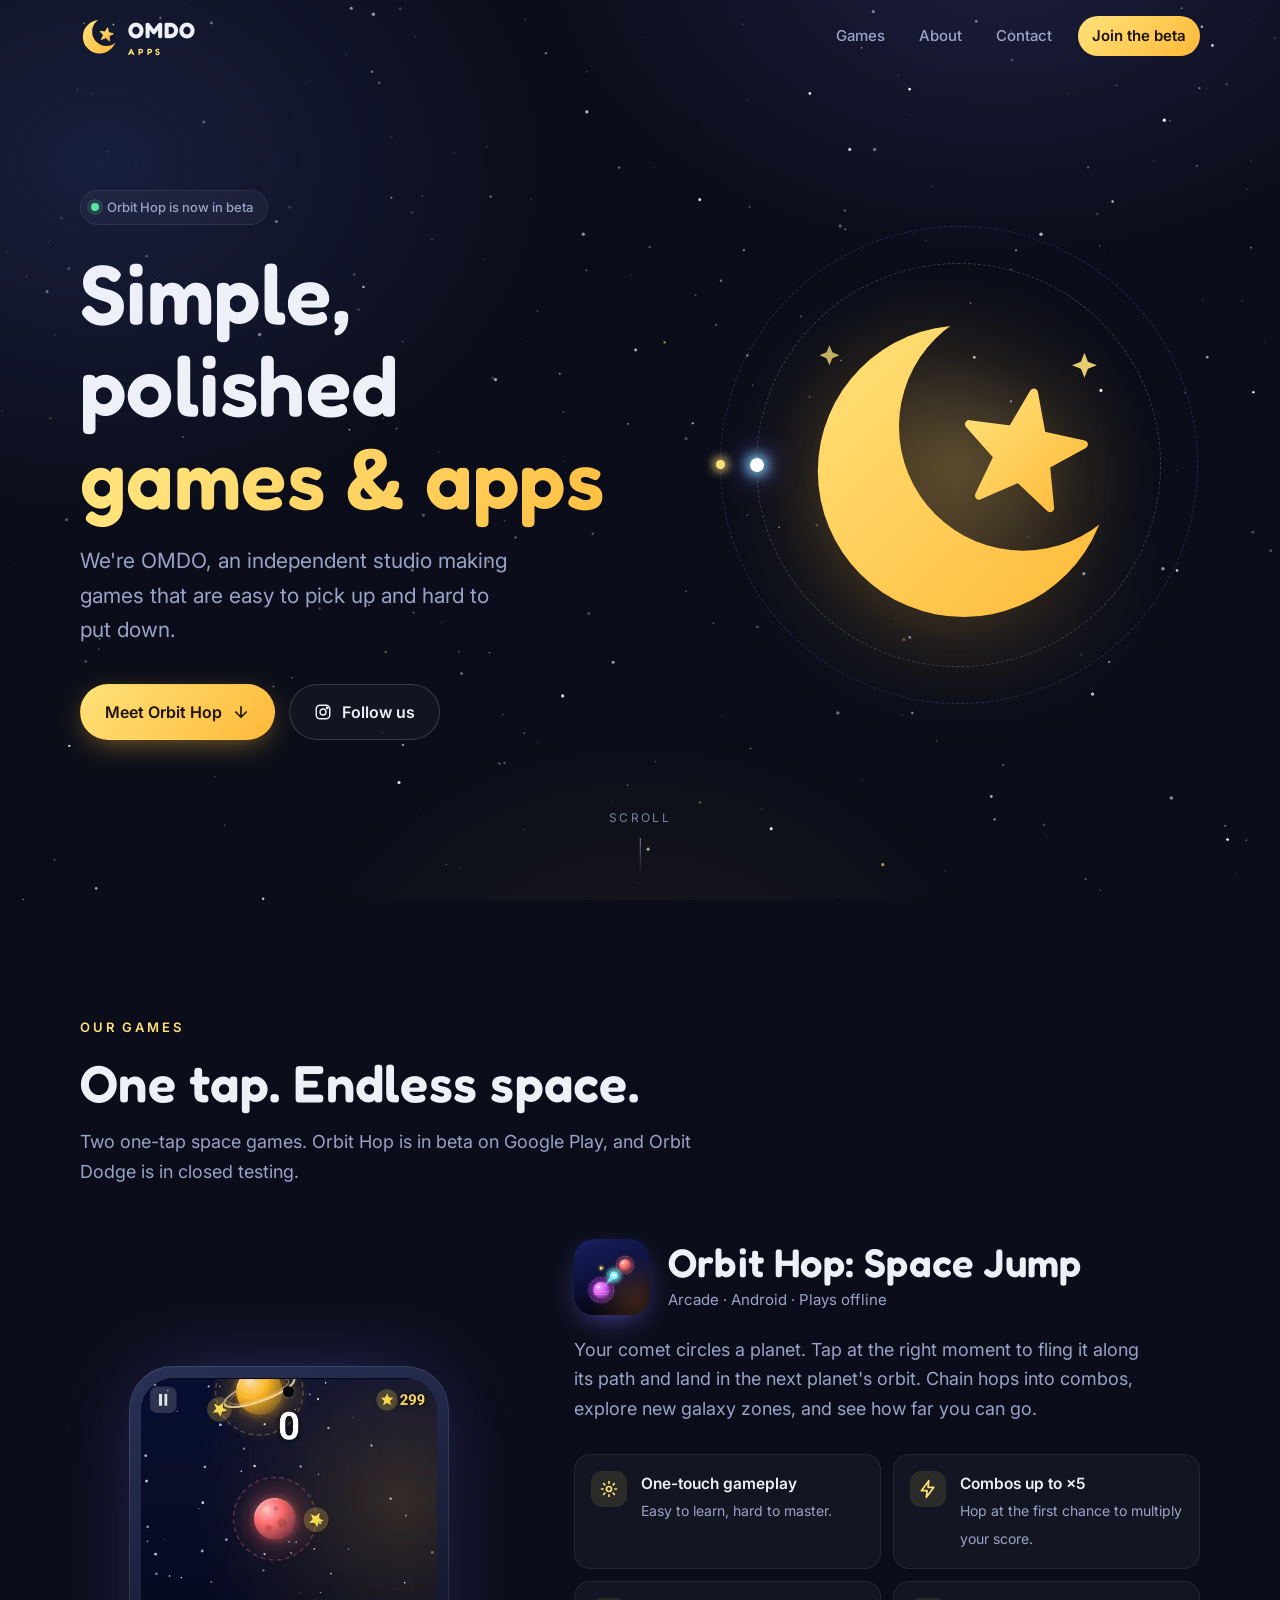
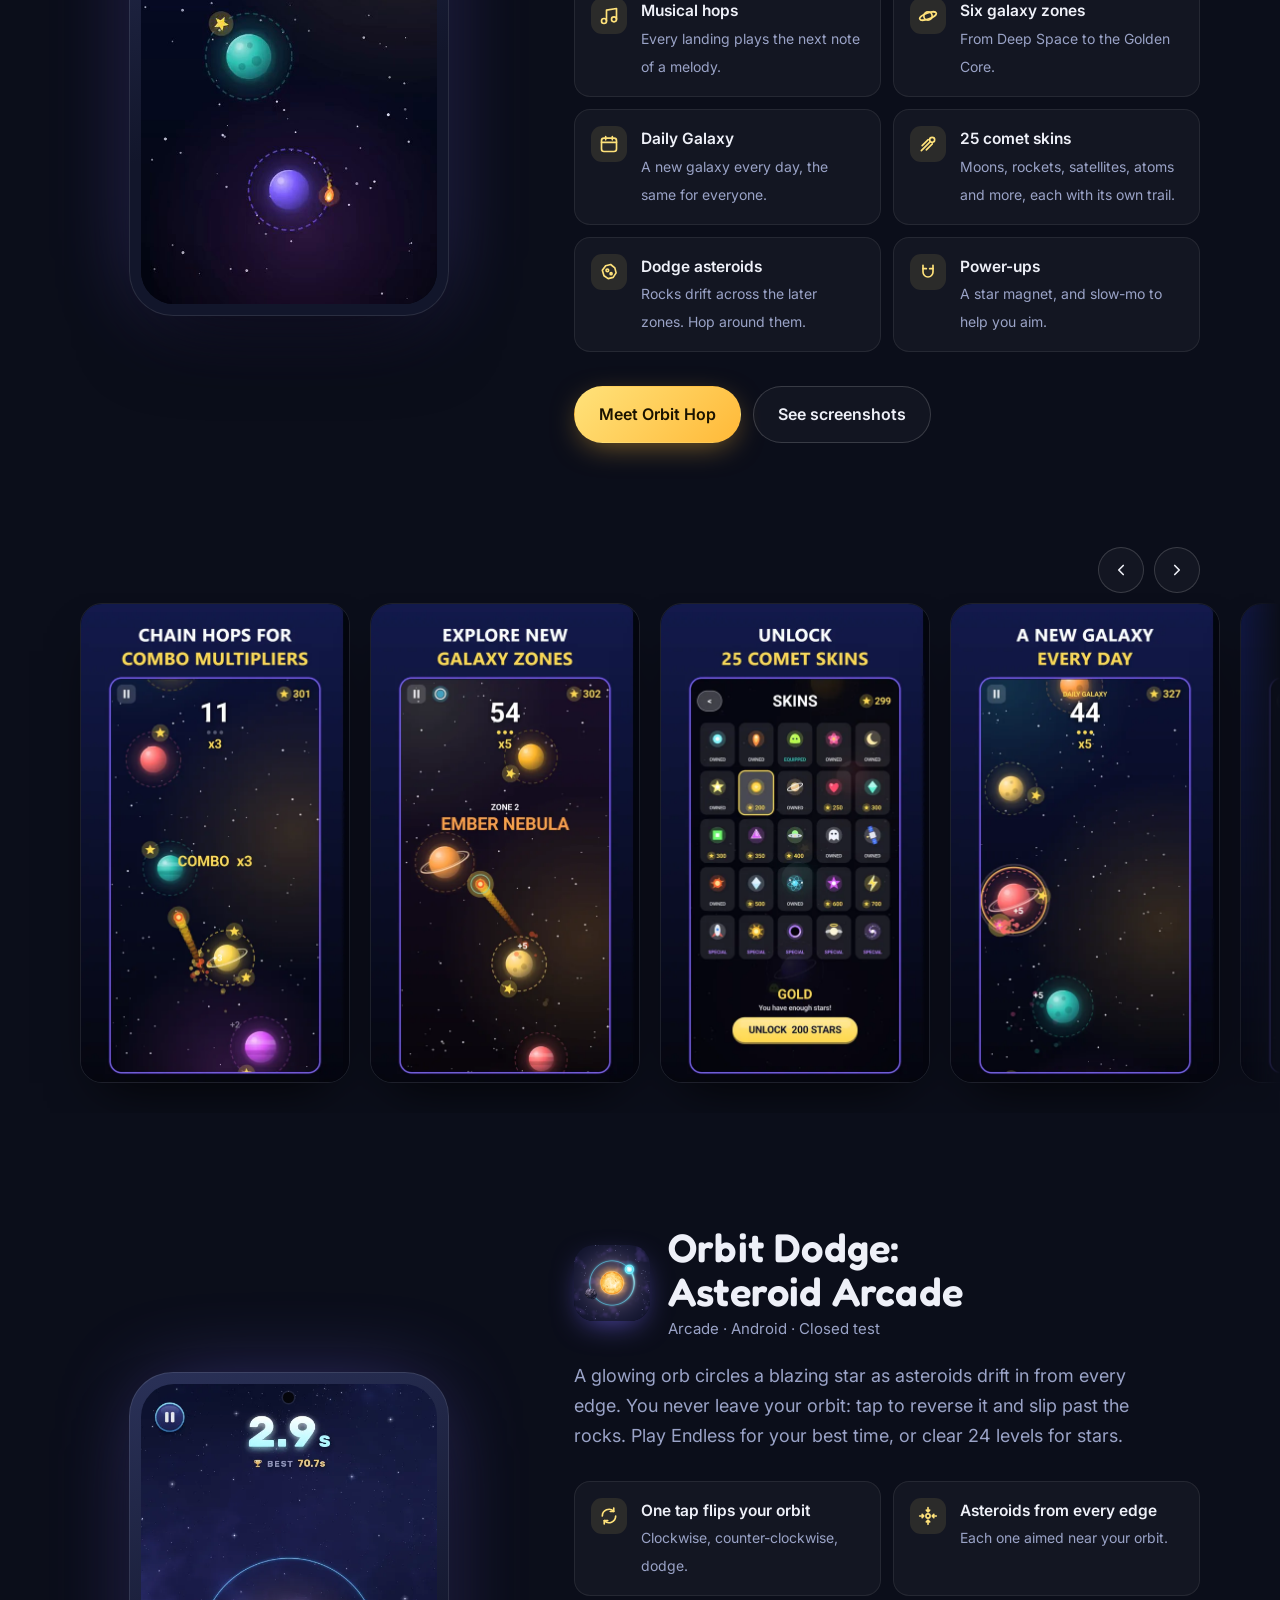
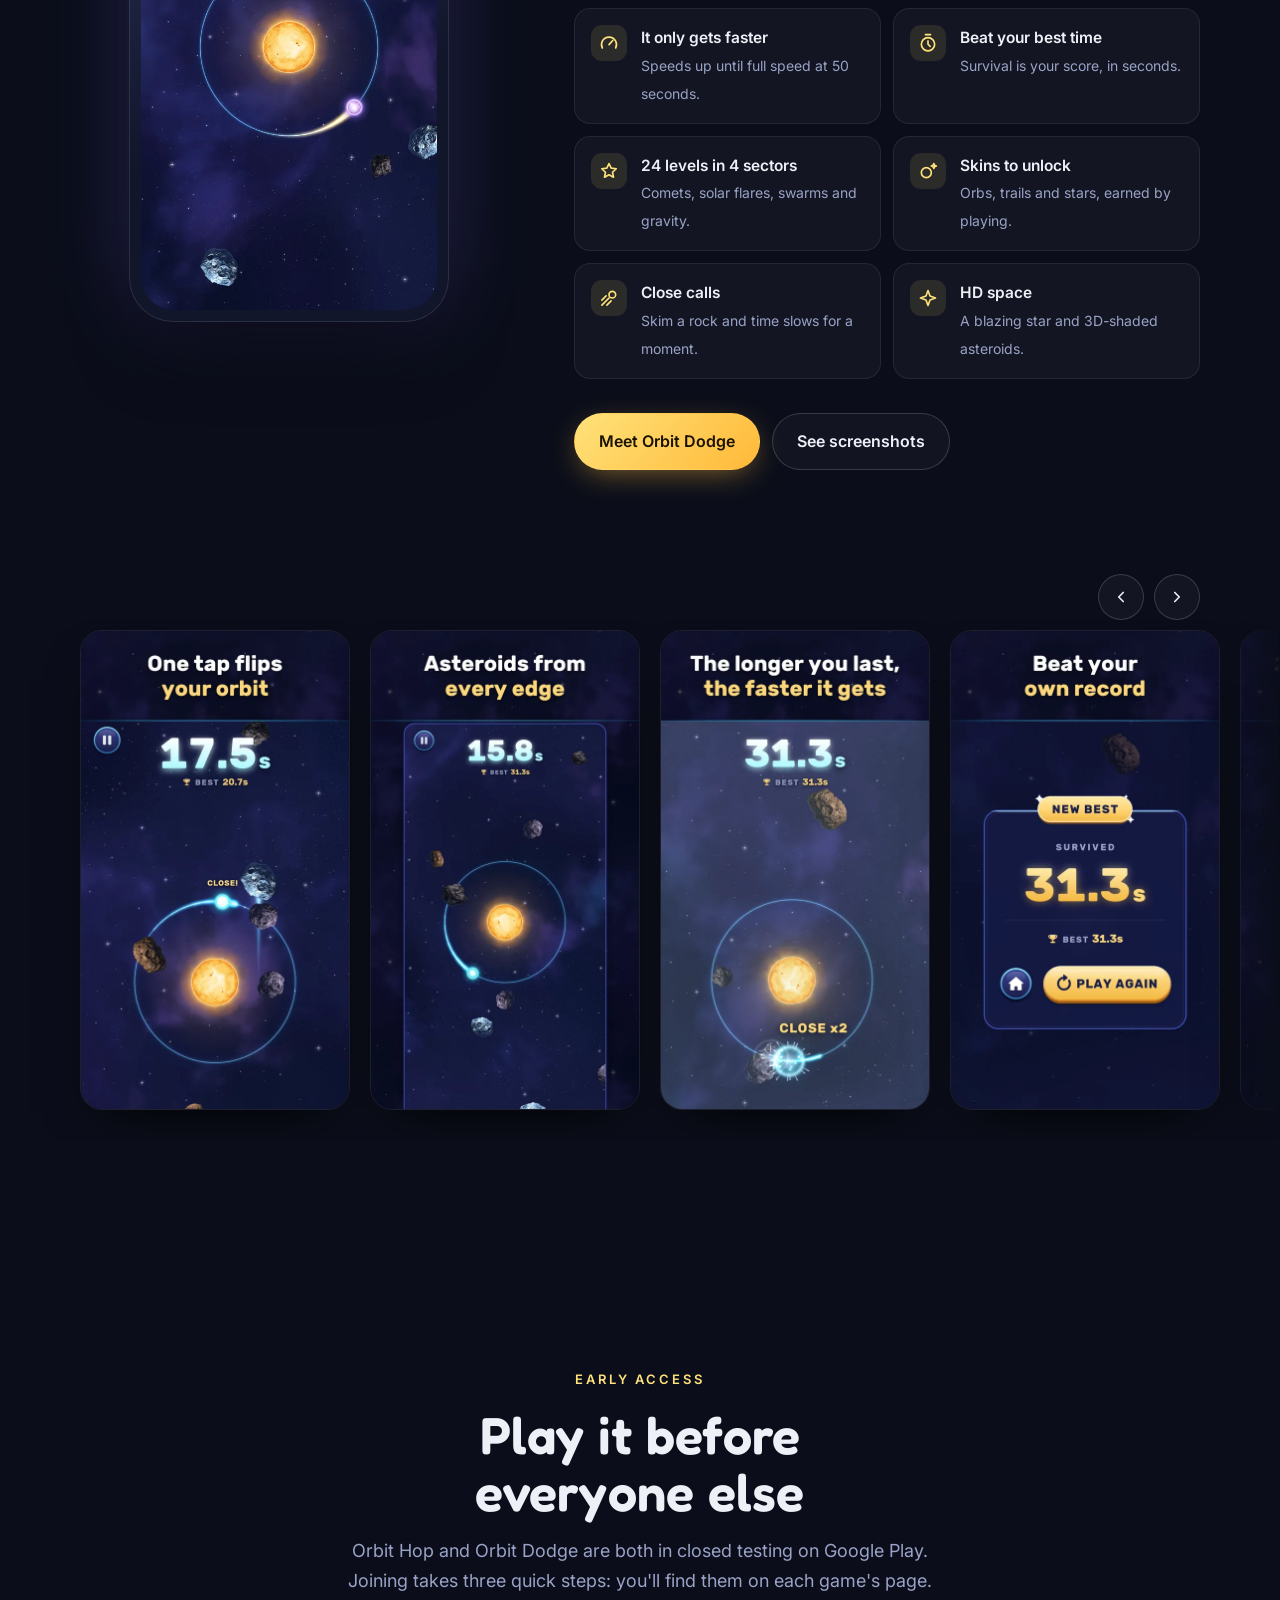
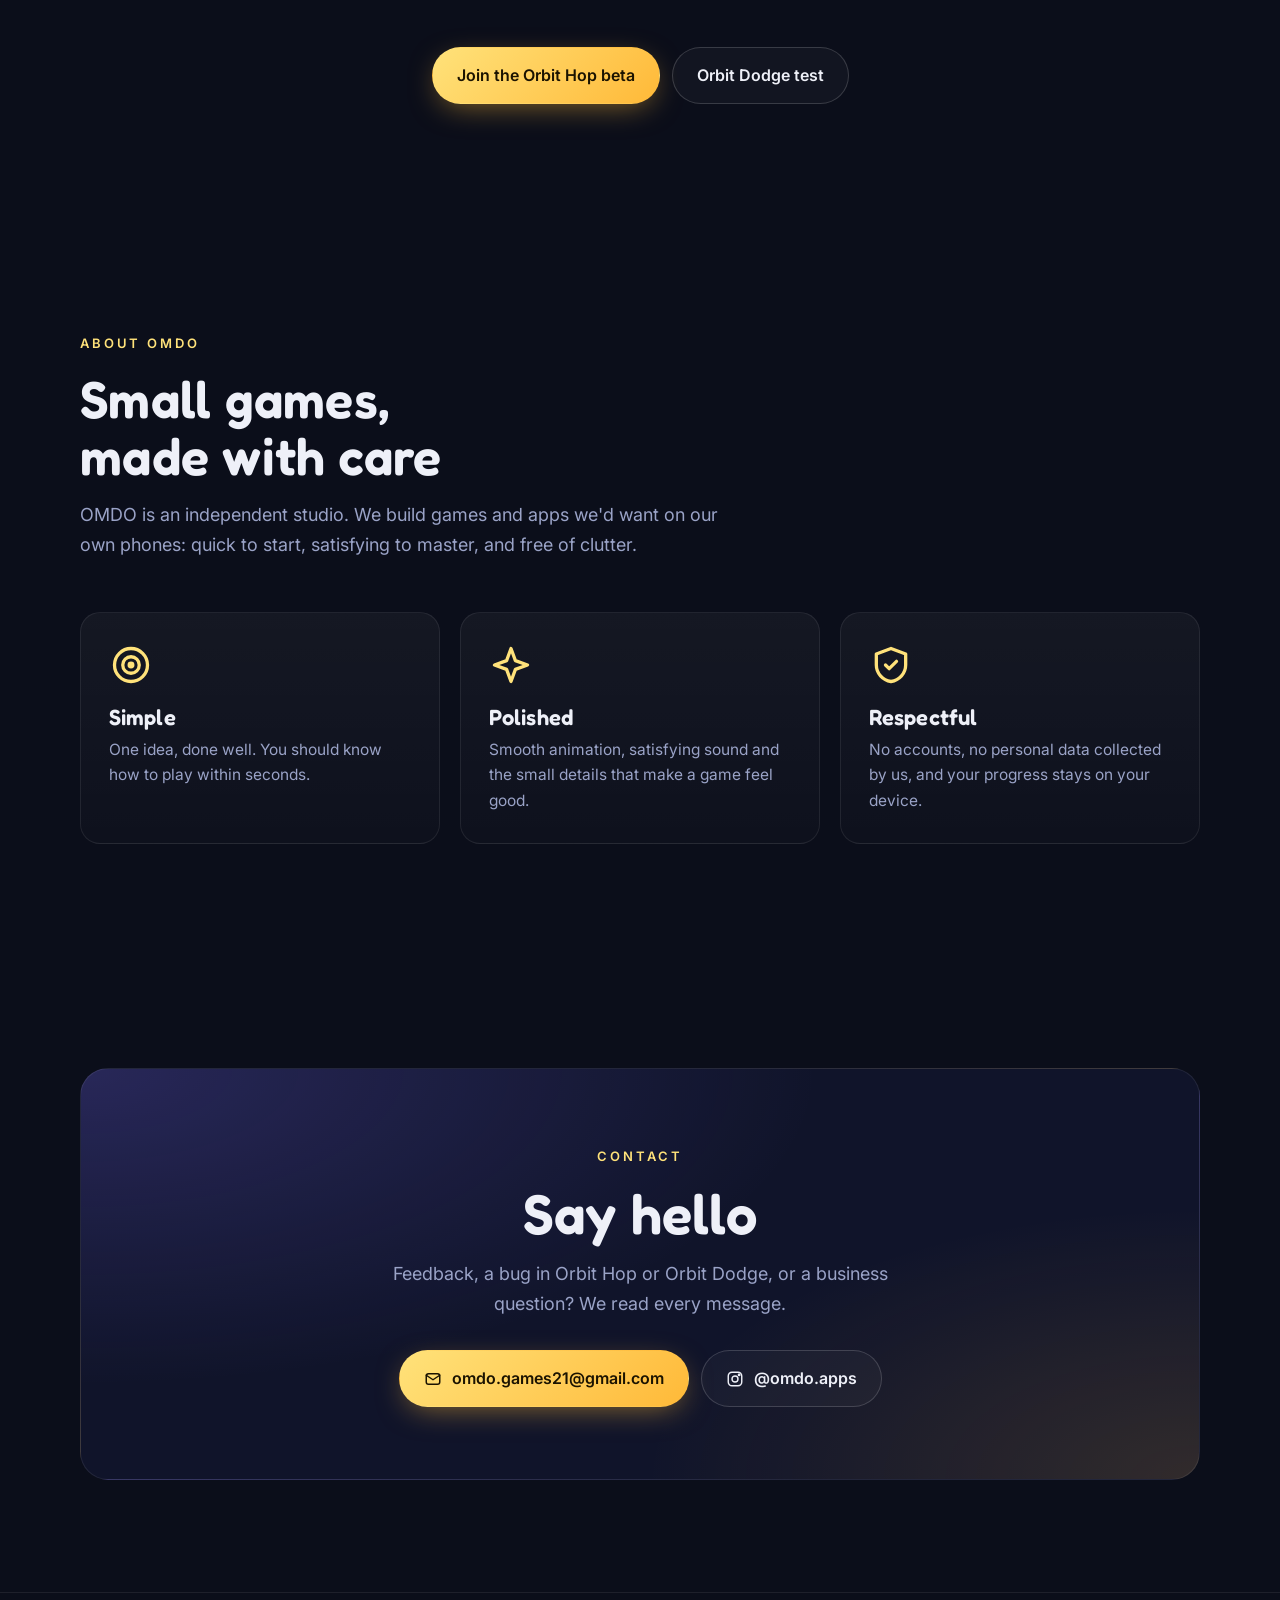
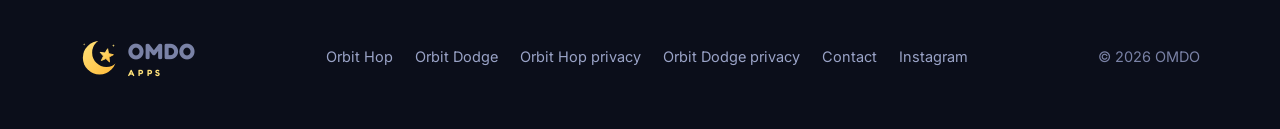
<file: index.html>
<!doctype html>
<html lang="en">
<head>
  <meta charset="utf-8">
  <meta name="viewport" content="width=device-width, initial-scale=1, viewport-fit=cover">
  <title>OMDO Apps — Simple, polished games &amp; apps</title>
  <meta name="description" content="OMDO is an independent studio making simple, polished games and apps. Play Orbit Hop: Space Jump and Orbit Dodge: Asteroid Arcade, one-tap space arcade games for Android.">
  <meta name="theme-color" content="#0b0e1a">
  <link rel="canonical" href="https://omdo-apps.github.io/">
  <link rel="icon" type="image/png" href="assets/favicon.png">
  <link rel="apple-touch-icon" href="assets/apple-touch-icon.png">
  <meta property="og:type" content="website">
  <meta property="og:site_name" content="OMDO Apps">
  <meta property="og:title" content="OMDO Apps — Simple, polished games &amp; apps">
  <meta property="og:description" content="One-tap space arcade games for Android: Orbit Hop: Space Jump, in beta now, and Orbit Dodge: Asteroid Arcade, in closed testing.">
  <meta property="og:url" content="https://omdo-apps.github.io/">
  <meta property="og:image" content="https://omdo-apps.github.io/assets/og-image.jpg">
  <meta name="twitter:card" content="summary_large_image">
  <link rel="preconnect" href="https://fonts.googleapis.com">
  <link rel="preconnect" href="https://fonts.gstatic.com" crossorigin>
  <link href="https://fonts.googleapis.com/css2?family=Fredoka:wght@500;600;700&family=Inter:wght@400;500;600&display=swap" rel="stylesheet">
  <link rel="stylesheet" href="assets/site.css?v=4">
  <script type="application/ld+json">
  {"@context":"https://schema.org","@type":"Organization","name":"OMDO Apps","url":"https://omdo-apps.github.io/","logo":"https://omdo-apps.github.io/assets/apple-touch-icon.png","email":"omdo.games21@gmail.com","sameAs":["https://www.instagram.com/omdo.apps/"]}
  </script>
</head>
<body>
  <a class="skip" href="#top">Skip to content</a>
  <!-- logo mark, drawn once and reused -->
  <svg width="0" height="0" style="position:absolute" aria-hidden="true">
    <defs>
      <linearGradient id="omdo-gold" x1="0" y1="0" x2="1" y2="1"><stop offset="0" stop-color="#FFE27A"/><stop offset="1" stop-color="#FFB938"/></linearGradient>
      <mask id="omdo-cut" maskUnits="userSpaceOnUse" x="0" y="0" width="512" height="512"><rect width="512" height="512" fill="#fff"/><circle cx="318" cy="214" r="150" fill="#000"/></mask>
      <symbol id="omdo-mark" viewBox="40 60 400 400">
        <circle cx="246" cy="268" r="176" fill="url(#omdo-gold)" mask="url(#omdo-cut)"/>
        <path d="M330.85,173.12 L340.30,224.47 L391.28,235.70 L345.37,260.55 L350.44,312.51 L312.62,276.53 L264.77,297.40 L287.30,250.31 L252.66,211.26 L304.41,218.14 Z" fill="url(#omdo-gold)" stroke="url(#omdo-gold)" stroke-width="10" stroke-linejoin="round"/>
        <path d="M392,125 L396.24,135.76 L407,140 L396.24,144.24 L392,155 L387.76,144.24 L377,140 L387.76,135.76 Z" fill="#FFE27A" opacity="0.9"/>
        <path d="M84,116 L87.54,124.46 L96,128 L87.54,131.54 L84,140 L80.46,131.54 L72,128 L80.46,124.46 Z" fill="#FFE27A" opacity="0.75"/>
      </symbol>
    </defs>
  </svg>

  <canvas id="sky" aria-hidden="true"></canvas>
  <div class="glow" aria-hidden="true"></div>

  <header class="site-header">
    <nav class="nav wrap" aria-label="Main">
      <a class="brand" href="#top" aria-label="OMDO Apps home">
        <svg aria-hidden="true"><use href="#omdo-mark"/></svg>
        <span class="brand-name">OMDO<small>APPS</small></span>
      </a>
      <button class="menu-btn" aria-label="Menu" aria-expanded="false" aria-controls="nav-links"><span></span><span></span><span></span></button>
      <div class="nav-links" id="nav-links">
        <a href="#games">Games</a>
        <a href="#about">About</a>
        <a href="#contact">Contact</a>
        <a class="cta" href="#beta">Join the beta</a>
      </div>
    </nav>
  </header>

  <main id="top">
    <!-- hero -->
    <section class="hero">
      <div class="wrap hero-grid">
        <div>
          <span class="eyebrow reveal"><span class="dot"></span>Orbit Hop is now in beta</span>
          <h1 class="reveal" style="--d:.08s">Simple, polished <span class="gold">games &amp; apps</span></h1>
          <p class="lead reveal" style="--d:.16s">We're OMDO, an independent studio making games that are easy to pick up and hard to put down.</p>
          <div class="hero-actions reveal" style="--d:.24s">
            <a class="btn btn-gold" href="#games">
              Meet Orbit Hop
              <svg viewBox="0 0 24 24" fill="none" stroke="currentColor" stroke-width="2.2" stroke-linecap="round" stroke-linejoin="round" aria-hidden="true"><path d="M12 5v14M5 12l7 7 7-7"/></svg>
            </a>
            <a class="btn btn-ghost" href="https://www.instagram.com/omdo.apps/" target="_blank" rel="noopener">
              <svg viewBox="0 0 24 24" fill="none" stroke="currentColor" stroke-width="1.9" aria-hidden="true"><rect x="3" y="3" width="18" height="18" rx="5"/><circle cx="12" cy="12" r="4"/><circle cx="17.5" cy="6.5" r="1" fill="currentColor"/></svg>
              Follow us
            </a>
          </div>
        </div>
        <div class="hero-art reveal" style="--d:.1s" aria-hidden="true">
          <div class="halo"></div>
          <div class="orbit o2"><span class="comet"></span></div>
          <div class="orbit"><span class="comet"></span></div>
          <svg class="mark"><use href="#omdo-mark"/></svg>
        </div>
      </div>
      <div class="scroll-hint" aria-hidden="true">Scroll<i></i></div>
    </section>

    <!-- game -->
    <section id="games">
      <div class="wrap">
        <div class="section-head reveal">
          <span class="kicker">Our games</span>
          <h2>One tap. Endless space.</h2>
          <p>Two one-tap space games. Orbit Hop is in beta on Google Play, and Orbit Dodge is in closed testing.</p>
        </div>
        <div class="game-grid">
          <div class="phone reveal">
            <video src="assets/orbit-hop-gameplay.mp4" poster="assets/orbit-hop-poster.jpg" muted loop playsinline preload="none" aria-label="Orbit Hop gameplay"></video>
          </div>
          <div class="game-copy reveal" style="--d:.1s">
            <div class="app-title">
              <img src="assets/orbit-hop-icon.png" alt="Orbit Hop app icon" width="76" height="76">
              <div>
                <h3>Orbit Hop: Space Jump</h3>
                <div class="meta">Arcade · Android · Plays offline</div>
              </div>
            </div>
            <p>Your comet circles a planet. Tap at the right moment to fling it along its path and land in the next planet's orbit. Chain hops into combos, explore new galaxy zones, and see how far you can go.</p>
            <ul class="features">
              <li>
                <svg viewBox="0 0 24 24" fill="none" stroke="currentColor" stroke-width="2" stroke-linecap="round" aria-hidden="true"><circle cx="12" cy="12" r="3"/><path d="M12 3v2M12 19v2M3 12h2M19 12h2M5.6 5.6 7 7M17 17l1.4 1.4M5.6 18.4 7 17M17 7l1.4-1.4"/></svg>
                <div><strong>One-touch gameplay</strong><span>Easy to learn, hard to master.</span></div>
              </li>
              <li>
                <svg viewBox="0 0 24 24" fill="none" stroke="currentColor" stroke-width="2" stroke-linejoin="round" aria-hidden="true"><path d="M13 2 4 14h7l-1 8 9-12h-7z"/></svg>
                <div><strong>Combos up to ×5</strong><span>Hop at the first chance to multiply your score.</span></div>
              </li>
              <li>
                <svg viewBox="0 0 24 24" fill="none" stroke="currentColor" stroke-width="2" stroke-linecap="round" stroke-linejoin="round" aria-hidden="true"><path d="M9 18V5l12-2v13"/><circle cx="6" cy="18" r="3"/><circle cx="18" cy="16" r="3"/></svg>
                <div><strong>Musical hops</strong><span>Every landing plays the next note of a melody.</span></div>
              </li>
              <li>
                <svg viewBox="0 0 24 24" fill="none" stroke="currentColor" stroke-width="2" aria-hidden="true"><circle cx="12" cy="12" r="5"/><ellipse cx="12" cy="12" rx="10.5" ry="3.6" transform="rotate(-20 12 12)"/></svg>
                <div><strong>Six galaxy zones</strong><span>From Deep Space to the Golden Core.</span></div>
              </li>
              <li>
                <svg viewBox="0 0 24 24" fill="none" stroke="currentColor" stroke-width="2" stroke-linecap="round" aria-hidden="true"><rect x="3" y="5" width="18" height="16" rx="3"/><path d="M3 10h18M8 3v4M16 3v4"/></svg>
                <div><strong>Daily Galaxy</strong><span>A new galaxy every day, the same for everyone.</span></div>
              </li>
              <li>
                <svg viewBox="0 0 24 24" fill="none" stroke="currentColor" stroke-width="2" stroke-linecap="round" aria-hidden="true"><circle cx="17" cy="7" r="3"/><path d="M14.5 9.5 4 20M12.2 6.8 5 14M17.2 11.8 10 19"/></svg>
                <div><strong>25 comet skins</strong><span>Moons, rockets, satellites, atoms and more, each with its own trail.</span></div>
              </li>
              <li>
                <svg viewBox="0 0 24 24" fill="none" stroke="currentColor" stroke-width="2" stroke-linejoin="round" aria-hidden="true"><path d="M8 4.5 14 3l5 4 1.5 6-3.5 5.5-6 1.5-5-3.5L4 10z"/><circle cx="10" cy="10" r="1.6"/><circle cx="14.5" cy="14" r="1.2"/></svg>
                <div><strong>Dodge asteroids</strong><span>Rocks drift across the later zones. Hop around them.</span></div>
              </li>
              <li>
                <svg viewBox="0 0 24 24" fill="none" stroke="currentColor" stroke-width="2" stroke-linecap="round" aria-hidden="true"><path d="M6 4v8a6 6 0 0 0 12 0V4"/><path d="M6 8h4M14 8h4"/></svg>
                <div><strong>Power-ups</strong><span>A star magnet, and slow-mo to help you aim.</span></div>
              </li>
            </ul>
            <div class="actions">
              <a class="btn btn-gold" href="orbit-hop/">Meet Orbit Hop</a>
              <a class="btn btn-ghost" href="#screens">See screenshots</a>
            </div>
          </div>
        </div>
      </div>
    </section>

    <!-- screenshots -->
    <section id="screens" style="padding-top:0">
      <div class="wrap">
        <div class="gallery-nav">
          <button class="round-btn" data-scroll="-1" aria-label="Previous screenshots"><svg viewBox="0 0 24 24" fill="none" stroke="currentColor" stroke-width="2.2" stroke-linecap="round" stroke-linejoin="round"><path d="M15 18l-6-6 6-6"/></svg></button>
          <button class="round-btn" data-scroll="1" aria-label="Next screenshots"><svg viewBox="0 0 24 24" fill="none" stroke="currentColor" stroke-width="2.2" stroke-linecap="round" stroke-linejoin="round"><path d="M9 6l6 6-6 6"/></svg></button>
        </div>
      </div>
      <div class="gallery reveal" tabindex="0" aria-label="Orbit Hop screenshots">
        <figure><img src="assets/shot-1.webp" alt="Chain hops for combo multipliers" loading="lazy" width="540" height="960"></figure>
        <figure><img src="assets/shot-2.webp" alt="Explore new galaxy zones" loading="lazy" width="540" height="960"></figure>
        <figure><img src="assets/shot-3.webp" alt="Unlock 25 comet skins" loading="lazy" width="540" height="960"></figure>
        <figure><img src="assets/shot-4.webp" alt="A new galaxy every day" loading="lazy" width="540" height="960"></figure>
        <figure><img src="assets/shot-5.webp" alt="Complete missions to earn stars" loading="lazy" width="540" height="960"></figure>
        <figure><img src="assets/shot-6.webp" alt="Beat your best score" loading="lazy" width="540" height="960"></figure>
      </div>
    </section>

    <!-- game: Orbit Dodge -->
    <section id="orbit-dodge" style="padding-top:0">
      <div class="wrap">
        <div class="game-grid">
          <div class="phone reveal">
            <video class="fill" src="orbit-dodge/img/gameplay.mp4" poster="orbit-dodge/img/gameplay-poster.webp" muted loop playsinline preload="none" aria-label="Orbit Dodge gameplay"></video>
          </div>
          <div class="game-copy reveal" style="--d:.1s">
            <div class="app-title">
              <img src="orbit-dodge/img/icon.png" alt="Orbit Dodge app icon" width="76" height="76">
              <div>
                <h3>Orbit Dodge: Asteroid Arcade</h3>
                <div class="meta">Arcade · Android · Closed test</div>
              </div>
            </div>
            <p>A glowing orb circles a blazing star as asteroids drift in from every edge. You never leave your orbit: tap to reverse it and slip past the rocks. Play Endless for your best time, or clear 24 levels for stars.</p>
            <ul class="features">
              <li>
                <svg viewBox="0 0 24 24" fill="none" stroke="currentColor" stroke-width="2" stroke-linecap="round" stroke-linejoin="round" aria-hidden="true"><path d="M20 12a8 8 0 0 1-13.7 5.6M4 12a8 8 0 0 1 13.7-5.6"/><path d="M17.7 2.4v4.2h-4.2M6.3 21.6v-4.2h4.2"/></svg>
                <div><strong>One tap flips your orbit</strong><span>Clockwise, counter-clockwise, dodge.</span></div>
              </li>
              <li>
                <svg viewBox="0 0 24 24" fill="none" stroke="currentColor" stroke-width="2" stroke-linecap="round" stroke-linejoin="round" aria-hidden="true"><circle cx="12" cy="12" r="2.5"/><path d="M12 2v5M12 22v-5M2 12h5M22 12h-5M10 5l2 2 2-2M10 19l2-2 2 2M5 10l2 2-2 2M19 10l-2 2 2 2"/></svg>
                <div><strong>Asteroids from every edge</strong><span>Each one aimed near your orbit.</span></div>
              </li>
              <li>
                <svg viewBox="0 0 24 24" fill="none" stroke="currentColor" stroke-width="2" stroke-linecap="round" stroke-linejoin="round" aria-hidden="true"><path d="M4 18a9 9 0 1 1 16 0"/><path d="m12 14 4.5-5"/></svg>
                <div><strong>It only gets faster</strong><span>Speeds up until full speed at 50 seconds.</span></div>
              </li>
              <li>
                <svg viewBox="0 0 24 24" fill="none" stroke="currentColor" stroke-width="2" stroke-linecap="round" stroke-linejoin="round" aria-hidden="true"><circle cx="12" cy="13.5" r="8"/><path d="M12 9.5v4l2.6 2.6M9 2h6"/></svg>
                <div><strong>Beat your best time</strong><span>Survival is your score, in seconds.</span></div>
              </li>
              <li>
                <svg viewBox="0 0 24 24" fill="none" stroke="currentColor" stroke-width="2" stroke-linecap="round" stroke-linejoin="round" aria-hidden="true"><path d="m12 3 2.6 5.6 6.1.7-4.5 4.2 1.2 6L12 16.5 6.6 19.5l1.2-6L3.3 9.3l6.1-.7z"/></svg>
                <div><strong>24 levels in 4 sectors</strong><span>Comets, solar flares, swarms and gravity.</span></div>
              </li>
              <li>
                <svg viewBox="0 0 24 24" fill="none" stroke="currentColor" stroke-width="2" stroke-linecap="round" stroke-linejoin="round" aria-hidden="true"><circle cx="10" cy="14" r="6"/><path d="M19 3l.9 2.1L22 6l-2.1.9L19 9l-.9-2.1L16 6l2.1-.9z"/></svg>
                <div><strong>Skins to unlock</strong><span>Orbs, trails and stars, earned by playing.</span></div>
              </li>
              <li>
                <svg viewBox="0 0 24 24" fill="none" stroke="currentColor" stroke-width="2" stroke-linecap="round" stroke-linejoin="round" aria-hidden="true"><circle cx="16" cy="8" r="4"/><path d="M3.5 20.5 12 12M3.5 14.5l5-5M9.5 20.5l5-5"/></svg>
                <div><strong>Close calls</strong><span>Skim a rock and time slows for a moment.</span></div>
              </li>
              <li>
                <svg viewBox="0 0 24 24" fill="none" stroke="currentColor" stroke-width="2" stroke-linejoin="round" aria-hidden="true"><path d="M12 3l2.4 6.6L21 12l-6.6 2.4L12 21l-2.4-6.6L3 12l6.6-2.4z"/></svg>
                <div><strong>HD space</strong><span>A blazing star and 3D-shaded asteroids.</span></div>
              </li>
            </ul>
            <div class="actions">
              <a class="btn btn-gold" href="orbit-dodge/">Meet Orbit Dodge</a>
              <a class="btn btn-ghost" href="#dodge-screens">See screenshots</a>
            </div>
          </div>
        </div>
      </div>
    </section>

    <!-- Orbit Dodge screenshots -->
    <section id="dodge-screens" style="padding-top:0">
      <div class="wrap">
        <div class="gallery-nav">
          <button class="round-btn" data-scroll="-1" aria-label="Previous Orbit Dodge screenshots"><svg viewBox="0 0 24 24" fill="none" stroke="currentColor" stroke-width="2.2" stroke-linecap="round" stroke-linejoin="round"><path d="M15 18l-6-6 6-6"/></svg></button>
          <button class="round-btn" data-scroll="1" aria-label="Next Orbit Dodge screenshots"><svg viewBox="0 0 24 24" fill="none" stroke="currentColor" stroke-width="2.2" stroke-linecap="round" stroke-linejoin="round"><path d="M9 6l6 6-6 6"/></svg></button>
        </div>
      </div>
      <div class="gallery reveal" tabindex="0" aria-label="Orbit Dodge screenshots">
        <figure><img src="orbit-dodge/img/shot-1.webp" alt="One tap flips your orbit: the orb reverses around the sun and slips past an asteroid for a CLOSE! near miss" loading="lazy" width="540" height="960"></figure>
        <figure><img src="orbit-dodge/img/shot-2.webp" alt="Asteroids from every edge: rocks around the orbit and drifting in from the edges of the screen" loading="lazy" width="540" height="960"></figure>
        <figure><img src="orbit-dodge/img/shot-3.webp" alt="The orb bursts and an asteroid shatters just after a double near miss" loading="lazy" width="540" height="960"></figure>
        <figure><img src="orbit-dodge/img/shot-4.webp" alt="Results panel showing the time survived and the saved record" loading="lazy" width="540" height="960"></figure>
        <figure><img src="orbit-dodge/img/shot-5.webp" alt="Orbit Dodge title screen with the Endless and Levels buttons" loading="lazy" width="540" height="960"></figure>
        <figure><img src="orbit-dodge/img/shot-6.webp" alt="Paused game with Home, Resume and Restart buttons over frozen asteroids" loading="lazy" width="540" height="960"></figure>
      </div>
    </section>

    <!-- beta -->
    <section id="beta">
      <div class="wrap">
        <div class="section-head center reveal">
          <span class="kicker">Early access</span>
          <h2>Play it before everyone else</h2>
          <p>Orbit Hop and Orbit Dodge are both in closed testing on Google Play. Joining takes three quick steps: you'll find them on each game's page.</p>
        </div>
        <div class="actions reveal" style="justify-content:center">
          <a class="btn btn-gold" href="orbit-hop/#beta">Join the Orbit Hop beta</a>
          <a class="btn btn-ghost" href="orbit-dodge/#test">Orbit Dodge test</a>
        </div>
      </div>
    </section>

    <!-- about -->
    <section id="about">
      <div class="wrap">
        <div class="section-head reveal">
          <span class="kicker">About OMDO</span>
          <h2>Small games, made with care</h2>
          <p>OMDO is an independent studio. We build games and apps we'd want on our own phones: quick to start, satisfying to master, and free of clutter.</p>
        </div>
        <div class="values">
          <div class="value reveal">
            <svg viewBox="0 0 24 24" fill="none" stroke="currentColor" stroke-width="1.8" stroke-linecap="round" aria-hidden="true"><circle cx="12" cy="12" r="9"/><circle cx="12" cy="12" r="4.5"/><circle cx="12" cy="12" r="1" fill="currentColor"/></svg>
            <h3>Simple</h3>
            <p>One idea, done well. You should know how to play within seconds.</p>
          </div>
          <div class="value reveal" style="--d:.08s">
            <svg viewBox="0 0 24 24" fill="none" stroke="currentColor" stroke-width="1.8" stroke-linejoin="round" aria-hidden="true"><path d="M12 3l2.4 6.6L21 12l-6.6 2.4L12 21l-2.4-6.6L3 12l6.6-2.4z"/></svg>
            <h3>Polished</h3>
            <p>Smooth animation, satisfying sound and the small details that make a game feel good.</p>
          </div>
          <div class="value reveal" style="--d:.16s">
            <svg viewBox="0 0 24 24" fill="none" stroke="currentColor" stroke-width="1.8" stroke-linecap="round" stroke-linejoin="round" aria-hidden="true"><path d="M12 3 4 6v6c0 4.5 3.4 8.3 8 9 4.6-.7 8-4.5 8-9V6z"/><path d="m9 12 2 2 4-4"/></svg>
            <h3>Respectful</h3>
            <p>No accounts, no personal data collected by us, and your progress stays on your device.</p>
          </div>
        </div>
      </div>
    </section>

    <!-- contact -->
    <section id="contact">
      <div class="wrap">
        <div class="contact-card reveal">
          <span class="kicker">Contact</span>
          <h2>Say hello</h2>
          <p>Feedback, a bug in Orbit Hop or Orbit Dodge, or a business question? We read every message.</p>
          <div class="actions">
            <a class="btn btn-gold" href="mailto:omdo.games21@gmail.com">
              <svg viewBox="0 0 24 24" fill="none" stroke="currentColor" stroke-width="2" stroke-linecap="round" stroke-linejoin="round" aria-hidden="true"><rect x="3" y="5" width="18" height="14" rx="3"/><path d="m3 7 9 6 9-6"/></svg>
              omdo.games21@gmail.com
            </a>
            <a class="btn btn-ghost" href="https://www.instagram.com/omdo.apps/" target="_blank" rel="noopener">
              <svg viewBox="0 0 24 24" fill="none" stroke="currentColor" stroke-width="1.9" aria-hidden="true"><rect x="3" y="3" width="18" height="18" rx="5"/><circle cx="12" cy="12" r="4"/><circle cx="17.5" cy="6.5" r="1" fill="currentColor"/></svg>
              @omdo.apps
            </a>
          </div>
        </div>
      </div>
    </section>
  </main>

  <footer class="site-footer">
    <div class="wrap footer-grid">
      <a class="brand" href="#top" aria-label="OMDO Apps home">
        <svg aria-hidden="true"><use href="#omdo-mark"/></svg>
        <span class="brand-name">OMDO<small>APPS</small></span>
      </a>
      <div class="footer-links">
        <a href="orbit-hop/">Orbit Hop</a>
        <a href="orbit-dodge/">Orbit Dodge</a>
        <a href="privacy.html">Orbit Hop privacy</a>
        <a href="orbit-dodge/privacy.html">Orbit Dodge privacy</a>
        <a href="#contact">Contact</a>
        <a href="https://www.instagram.com/omdo.apps/" target="_blank" rel="noopener">Instagram</a>
      </div>
      <div>© <span data-year>2026</span> OMDO</div>
    </div>
  </footer>

  <script src="assets/site.js?v=7" defer></script>
</body>
</html>
</file>
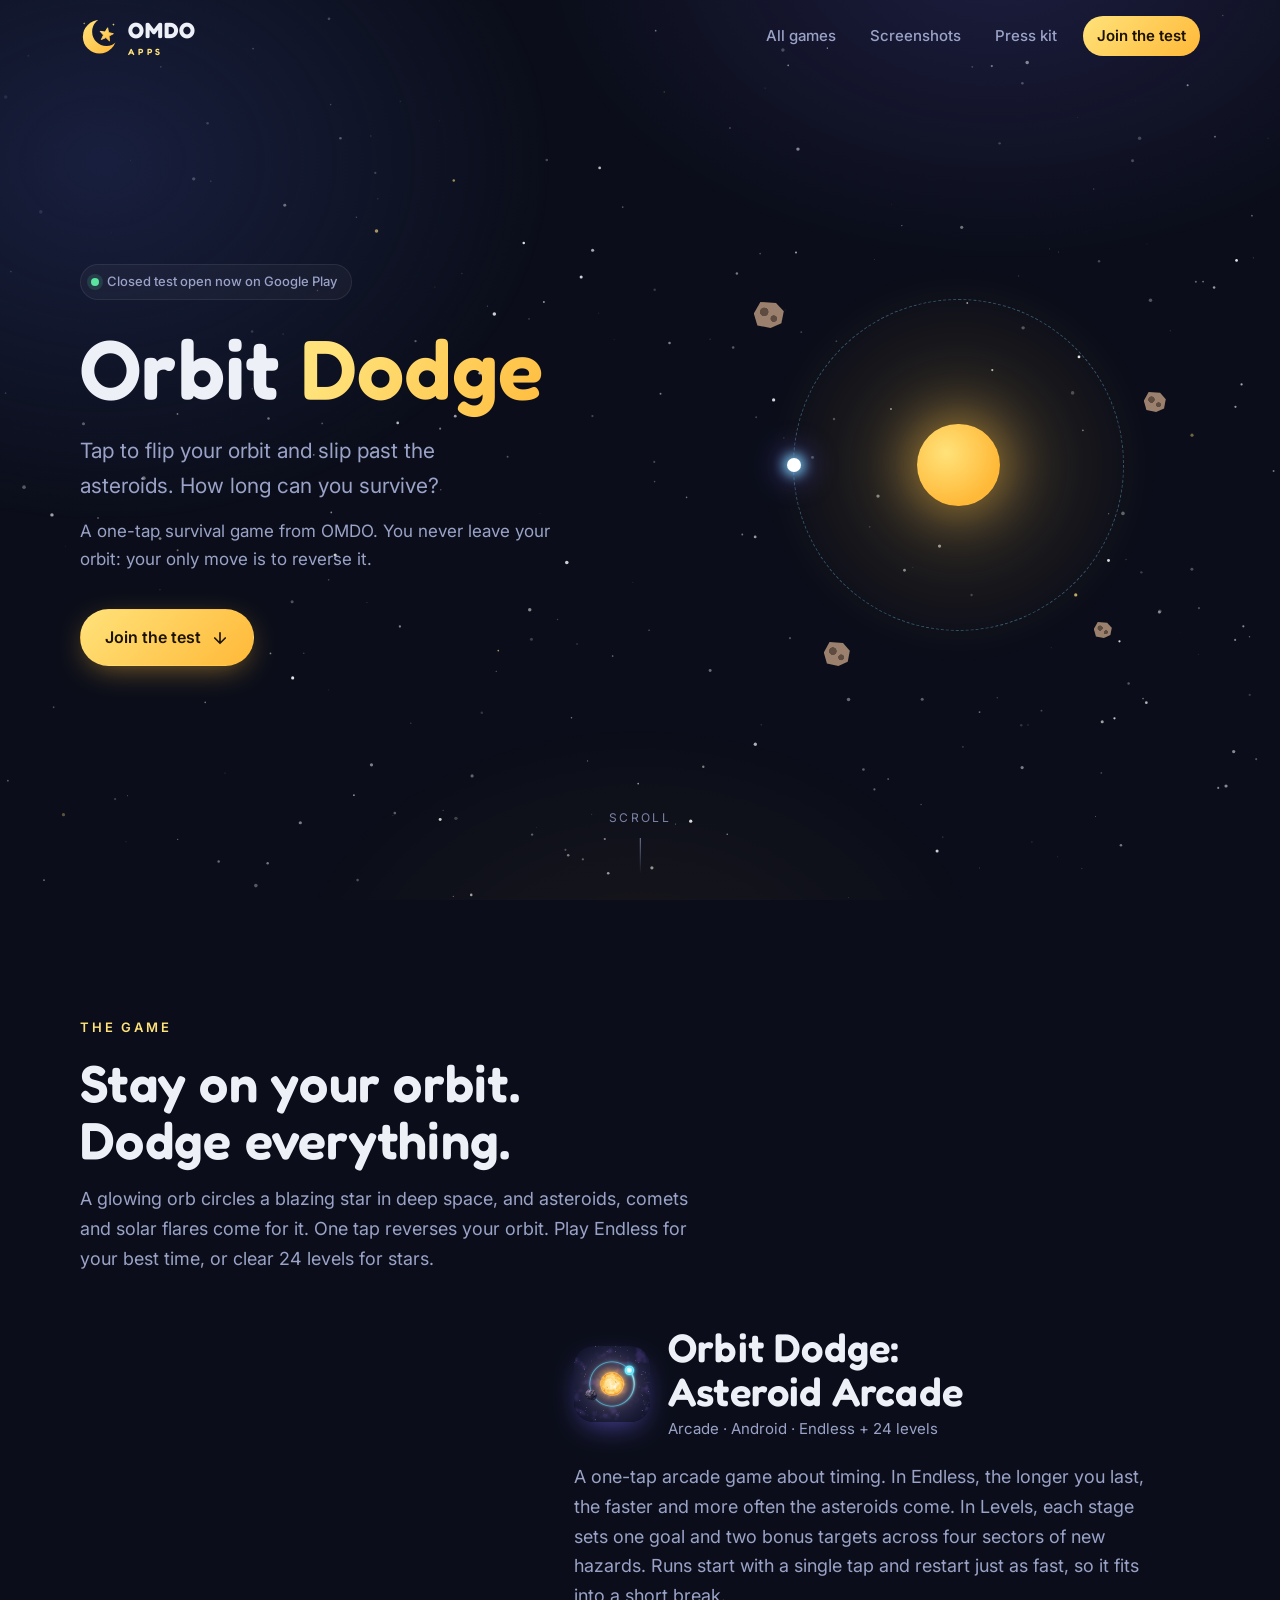
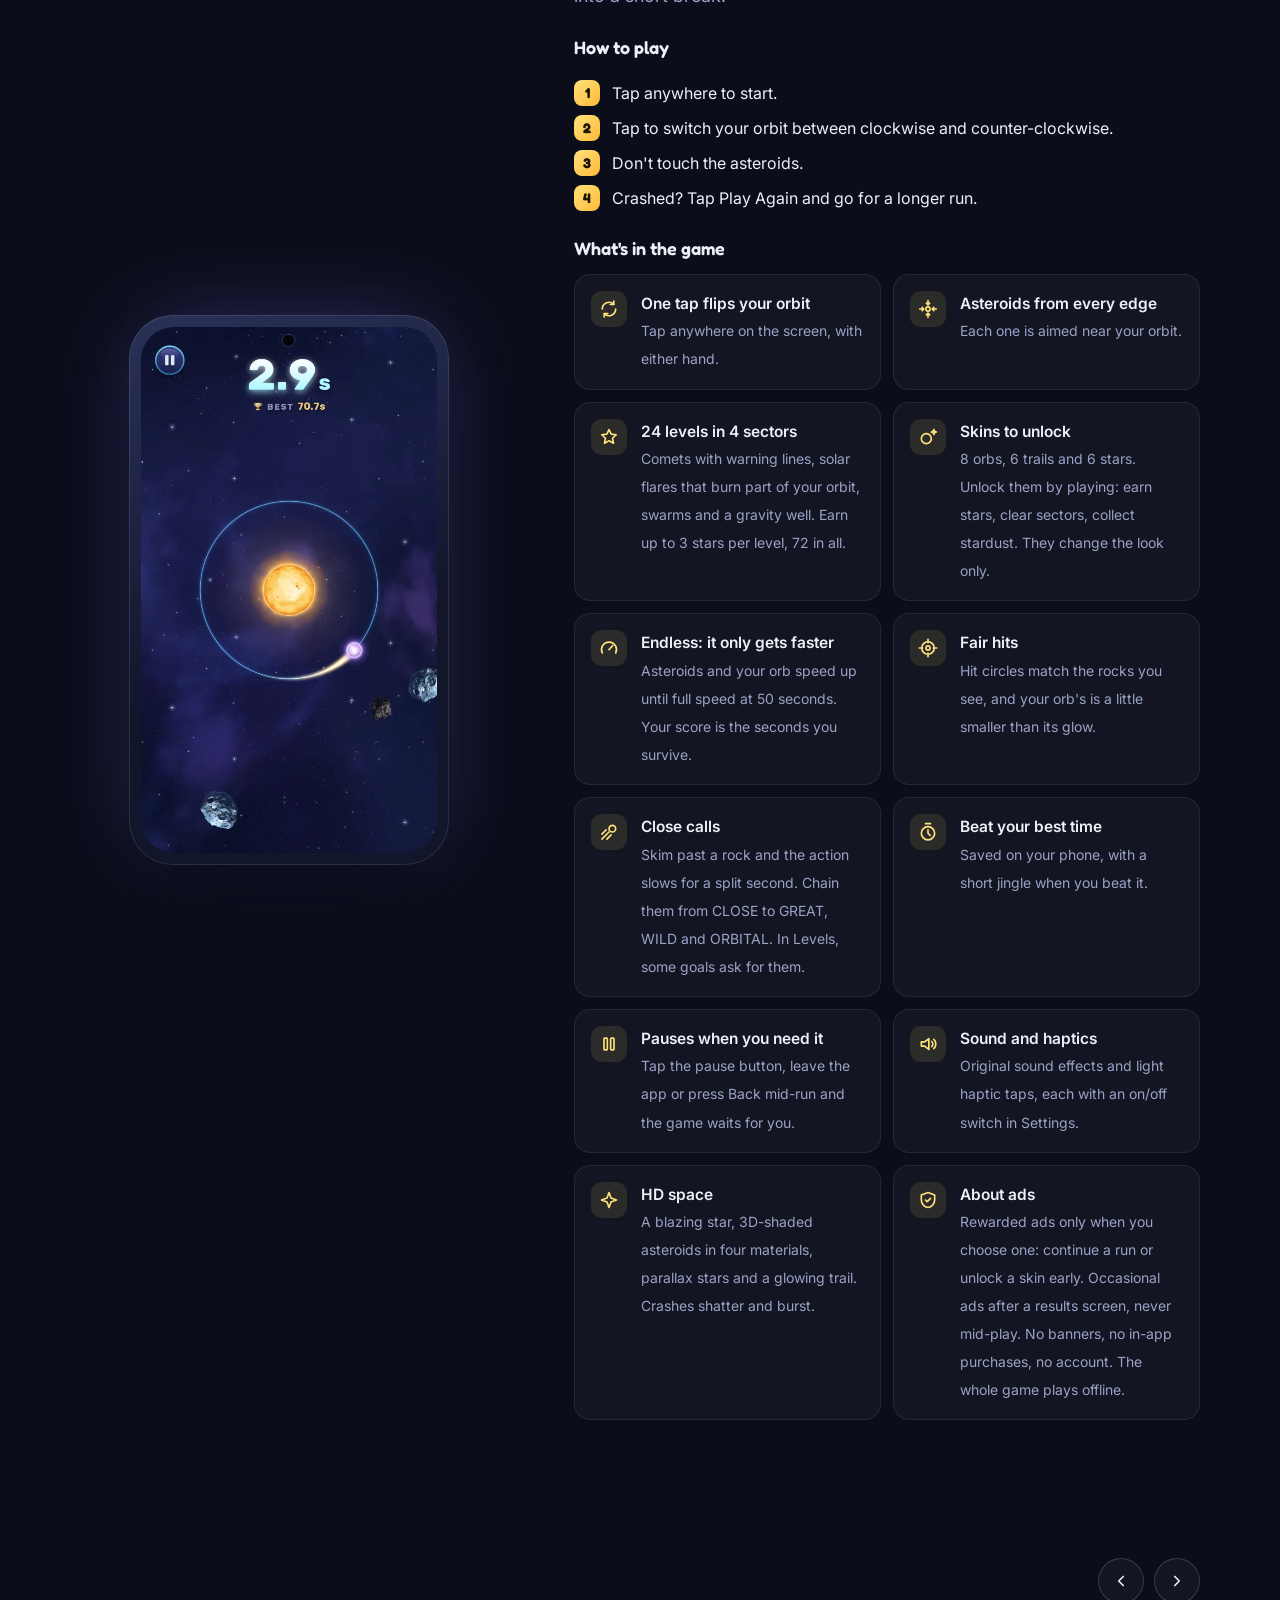
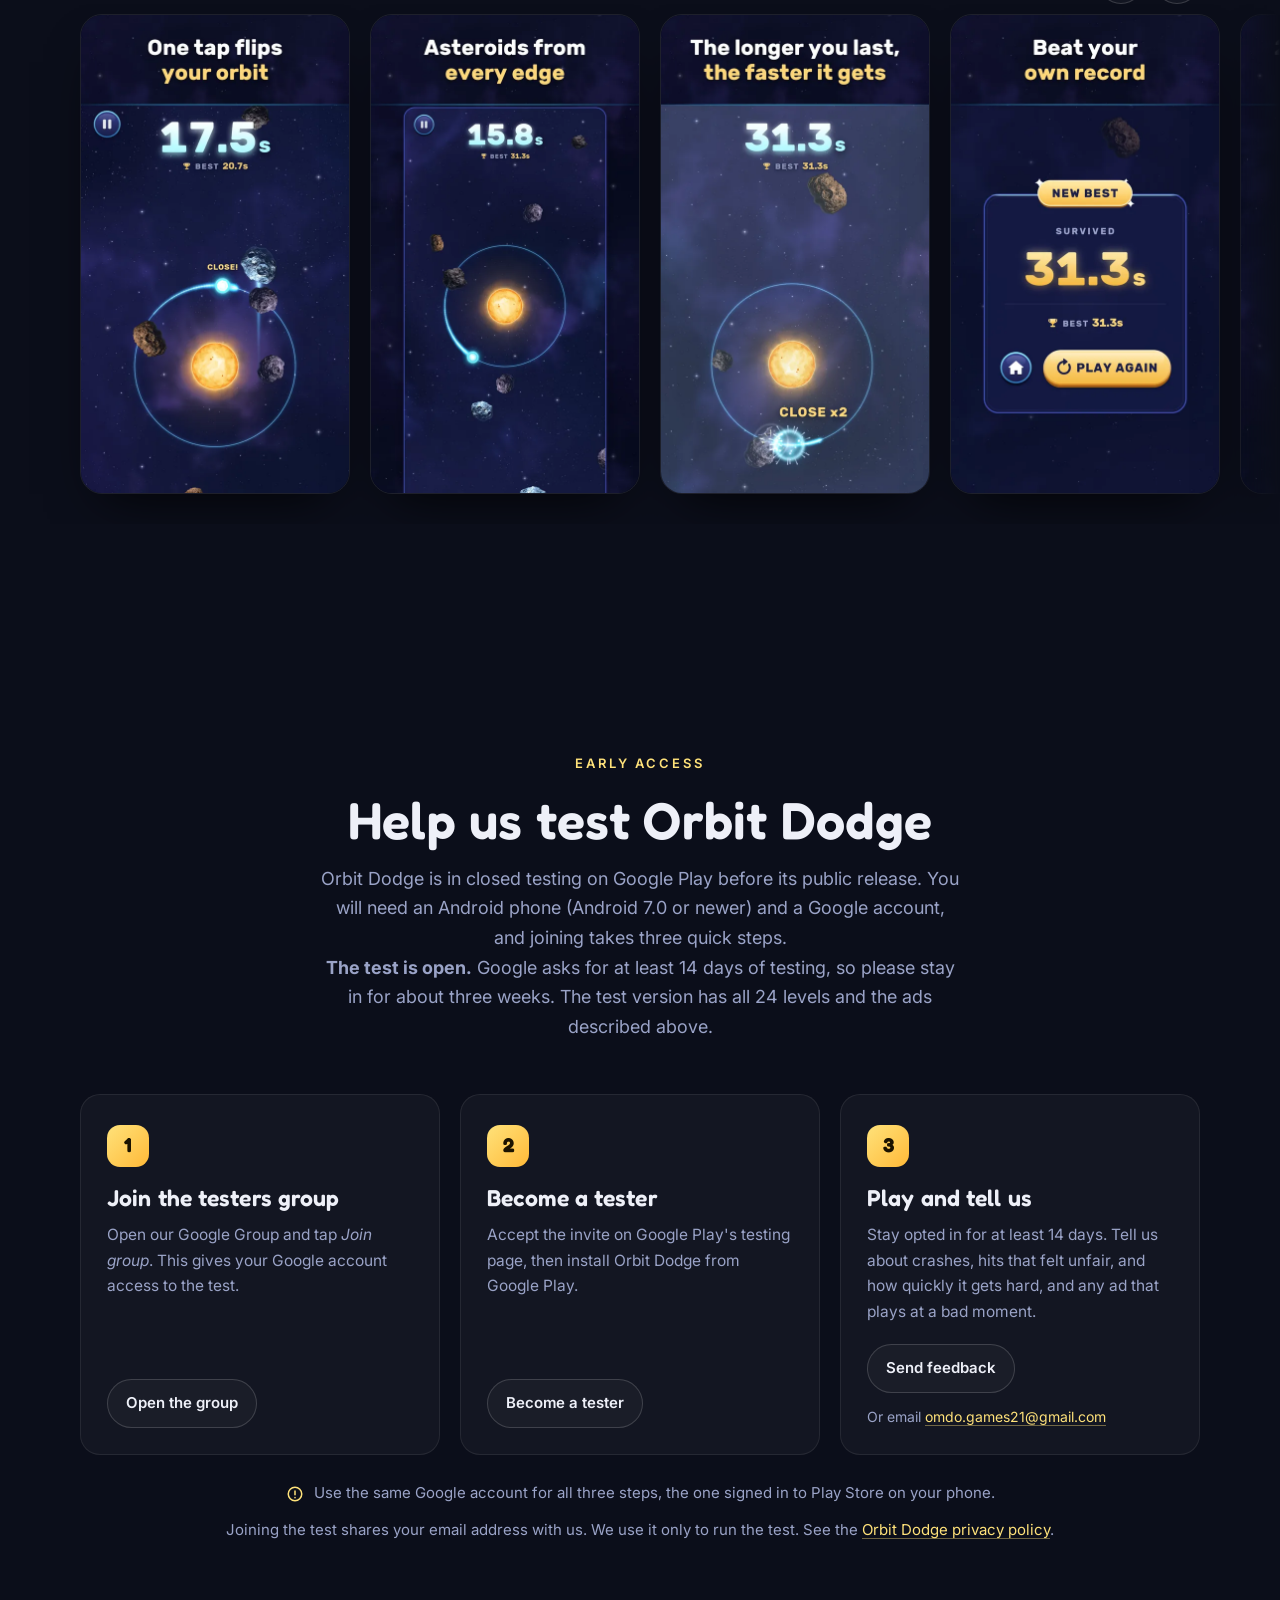
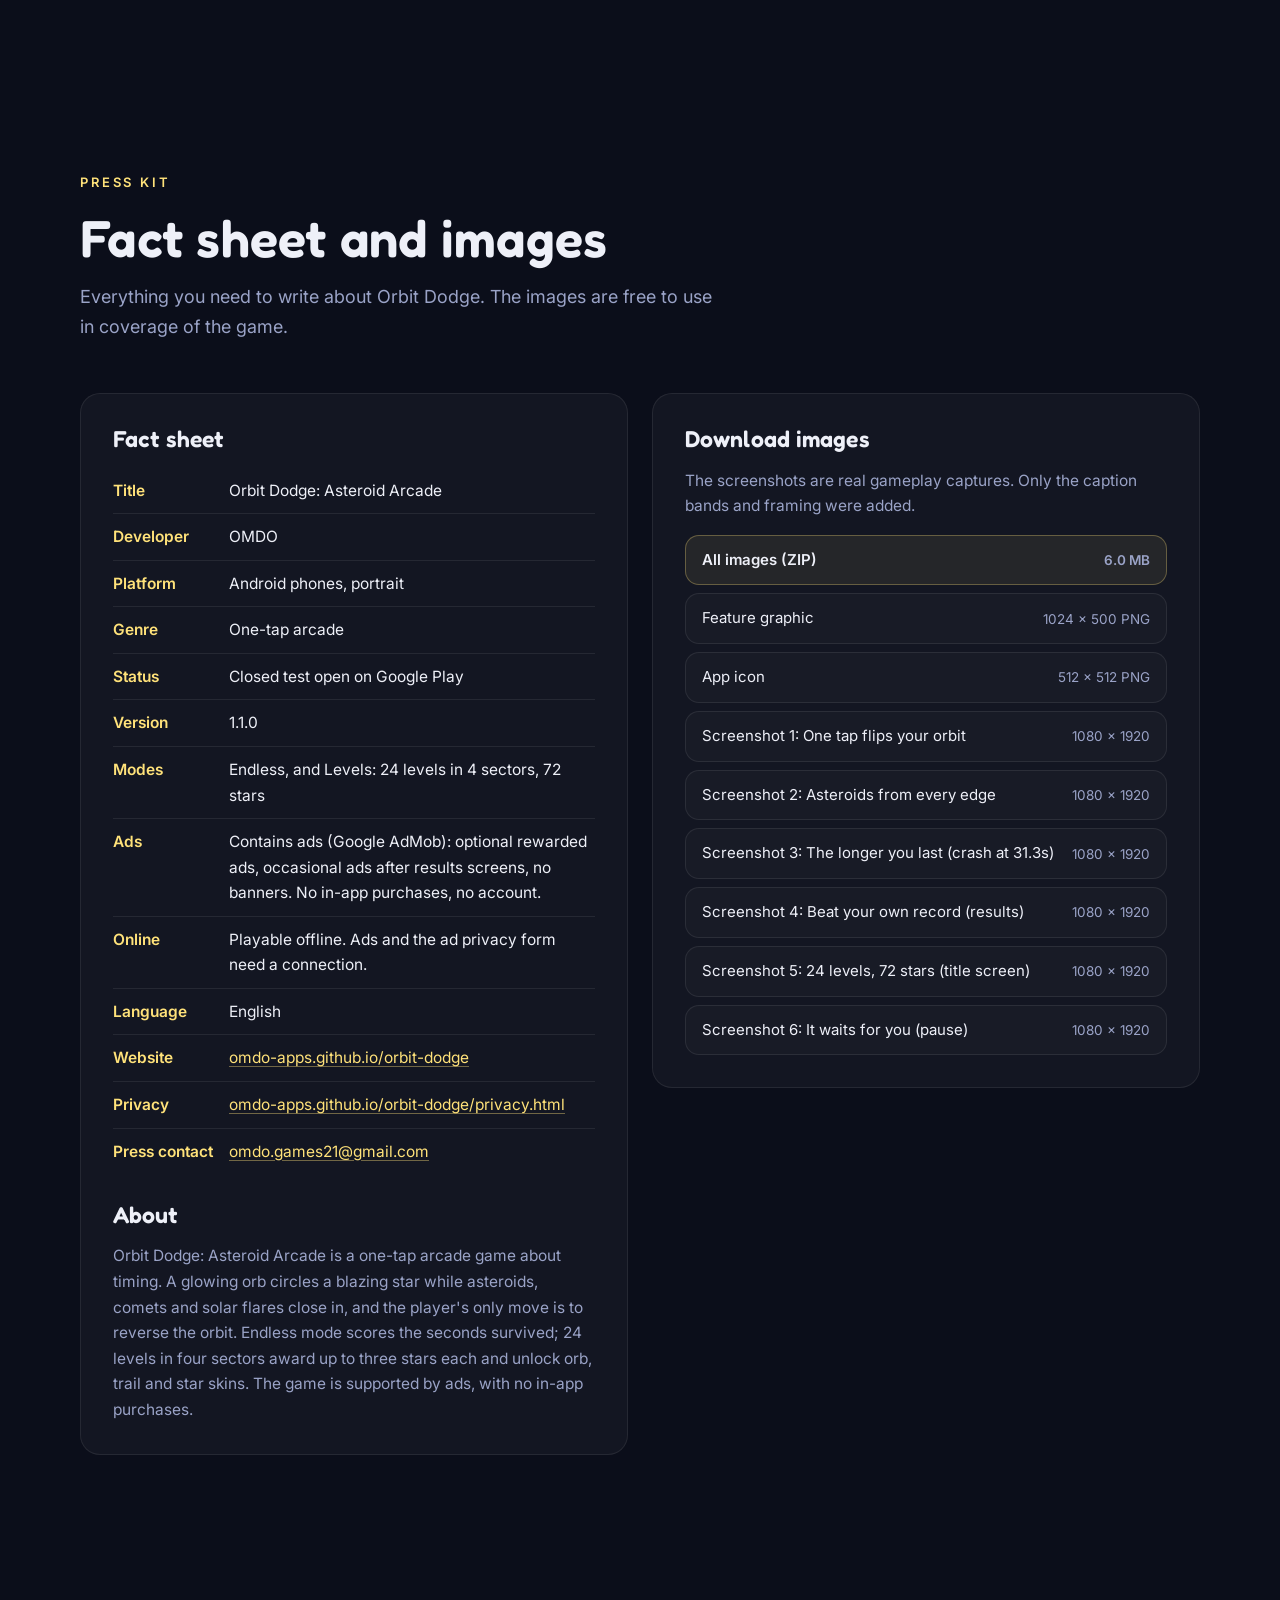
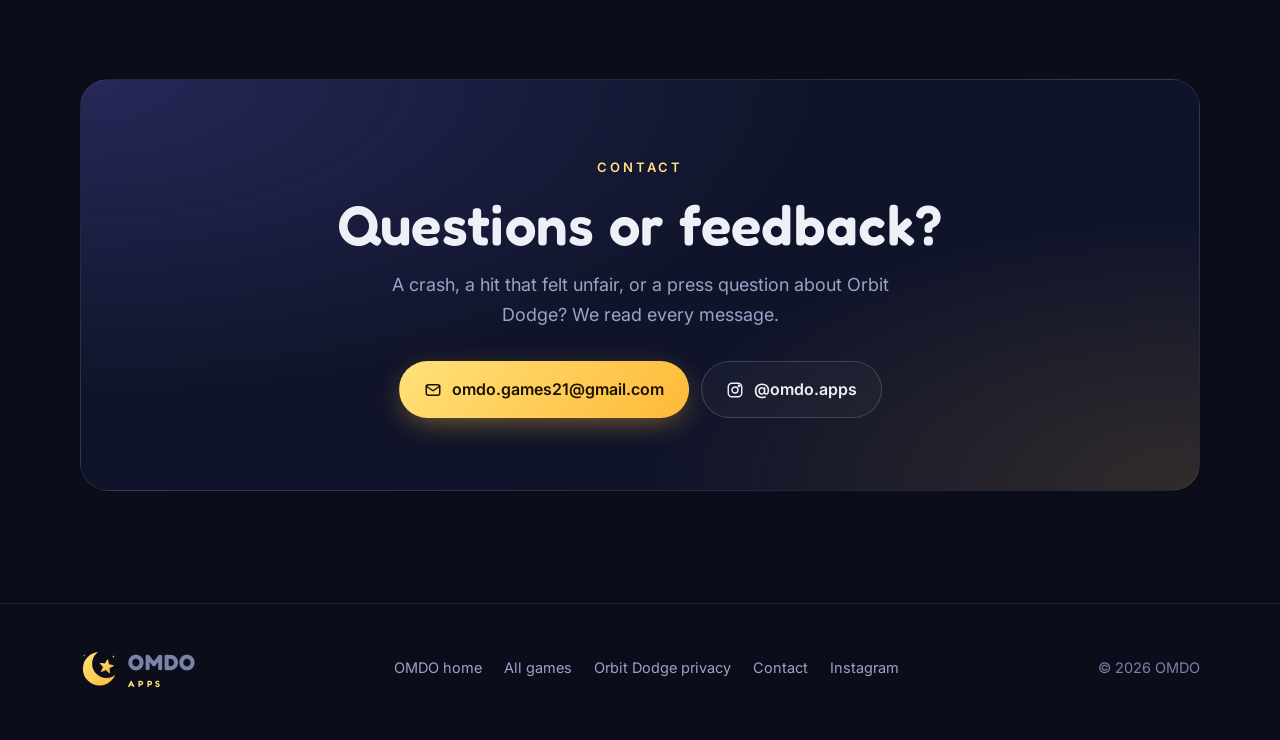
<file: orbit-dodge/index.html>
<!doctype html>
<html lang="en">
<head>
  <meta charset="utf-8">
  <meta name="viewport" content="width=device-width, initial-scale=1, viewport-fit=cover">
  <title>Orbit Dodge: Asteroid Arcade — One-tap asteroid dodging game | OMDO Apps</title>
  <meta name="description" content="Tap to flip your orbit and slip past the asteroids. Orbit Dodge: Asteroid Arcade is a one-tap survival arcade game for Android by OMDO, now in closed testing on Google Play.">
  <meta name="theme-color" content="#0b0e1a">
  <link rel="canonical" href="https://omdo-apps.github.io/orbit-dodge/">
  <link rel="icon" type="image/png" href="../assets/favicon.png">
  <link rel="apple-touch-icon" href="../assets/apple-touch-icon.png">
  <meta property="og:type" content="website">
  <meta property="og:site_name" content="OMDO Apps">
  <meta property="og:title" content="Orbit Dodge: Asteroid Arcade — Dodge the asteroids, one tap at a time">
  <meta property="og:description" content="Tap to flip your orbit and slip past the asteroids. How long can you survive? A one-tap arcade game for Android by OMDO.">
  <meta property="og:url" content="https://omdo-apps.github.io/orbit-dodge/">
  <meta property="og:image" content="https://omdo-apps.github.io/orbit-dodge/img/og-image.jpg">
  <meta property="og:image:width" content="1024">
  <meta property="og:image:height" content="500">
  <meta property="og:image:alt" content="Orbit Dodge logo with the tagline Tap to flip. Dodge to survive., beside a glowing orb on its orbit around the sun as asteroids drift in">
  <meta name="twitter:card" content="summary_large_image">
  <link rel="preconnect" href="https://fonts.googleapis.com">
  <link rel="preconnect" href="https://fonts.gstatic.com" crossorigin>
  <link href="https://fonts.googleapis.com/css2?family=Fredoka:wght@500;600;700&family=Inter:wght@400;500;600&display=swap" rel="stylesheet">
  <link rel="stylesheet" href="../assets/site.css?v=4">
  <link rel="stylesheet" href="orbit-dodge.css?v=2">
  <script type="application/ld+json">
  {"@context":"https://schema.org","@type":"VideoGame","name":"Orbit Dodge: Asteroid Arcade","url":"https://omdo-apps.github.io/orbit-dodge/","image":"https://omdo-apps.github.io/orbit-dodge/img/og-image.jpg","description":"A one-tap arcade game about timing: reverse your orbit to dodge the asteroids and survive as long as you can.","genre":"Arcade","gamePlatform":"Android","publisher":{"@type":"Organization","name":"OMDO Apps","url":"https://omdo-apps.github.io/","email":"omdo.games21@gmail.com"}}
  </script>
</head>
<body>
  <a class="skip" href="#main">Skip to content</a>

  <!-- OMDO logo mark (same as the home page), drawn once and reused -->
  <svg width="0" height="0" style="position:absolute" aria-hidden="true">
    <defs>
      <linearGradient id="omdo-gold" x1="0" y1="0" x2="1" y2="1"><stop offset="0" stop-color="#FFE27A"/><stop offset="1" stop-color="#FFB938"/></linearGradient>
      <mask id="omdo-cut" maskUnits="userSpaceOnUse" x="0" y="0" width="512" height="512"><rect width="512" height="512" fill="#fff"/><circle cx="318" cy="214" r="150" fill="#000"/></mask>
      <symbol id="omdo-mark" viewBox="40 60 400 400">
        <circle cx="246" cy="268" r="176" fill="url(#omdo-gold)" mask="url(#omdo-cut)"/>
        <path d="M330.85,173.12 L340.30,224.47 L391.28,235.70 L345.37,260.55 L350.44,312.51 L312.62,276.53 L264.77,297.40 L287.30,250.31 L252.66,211.26 L304.41,218.14 Z" fill="url(#omdo-gold)" stroke="url(#omdo-gold)" stroke-width="10" stroke-linejoin="round"/>
        <path d="M392,125 L396.24,135.76 L407,140 L396.24,144.24 L392,155 L387.76,144.24 L377,140 L387.76,135.76 Z" fill="#FFE27A" opacity="0.9"/>
        <path d="M84,116 L87.54,124.46 L96,128 L87.54,131.54 L84,140 L80.46,131.54 L72,128 L80.46,124.46 Z" fill="#FFE27A" opacity="0.75"/>
      </symbol>
    </defs>
  </svg>

  <canvas id="sky" aria-hidden="true"></canvas>
  <div class="glow" aria-hidden="true"></div>

  <header class="site-header">
    <nav class="nav wrap" aria-label="Main">
      <a class="brand" href="../" aria-label="OMDO Apps home">
        <svg aria-hidden="true"><use href="#omdo-mark"/></svg>
        <span class="brand-name">OMDO<small>APPS</small></span>
      </a>
      <button class="menu-btn" aria-label="Menu" aria-expanded="false" aria-controls="nav-links"><span></span><span></span><span></span></button>
      <div class="nav-links" id="nav-links">
        <a href="../#games">All games</a>
        <a href="#screens">Screenshots</a>
        <a href="#press">Press kit</a>
        <a class="cta" href="#test">Join the test</a>
      </div>
    </nav>
  </header>

  <main id="main">
    <!-- hero -->
    <section class="hero" id="top">
      <div class="wrap hero-grid">
        <div>
          <span class="eyebrow reveal"><span class="dot"></span>Closed test open now on Google Play</span>
          <h1 class="reveal" style="--d:.08s">Orbit <span class="gold">Dodge</span></h1>
          <p class="lead reveal" style="--d:.16s">Tap to flip your orbit and slip past the asteroids. How long can you survive?</p>
          <p class="sub reveal" style="--d:.2s">A one-tap survival game from OMDO. You never leave your orbit: your only move is to reverse it.</p>
          <div class="hero-actions reveal" style="--d:.24s">
            <a class="btn btn-gold" href="#test">
              Join the test
              <svg viewBox="0 0 24 24" fill="none" stroke="currentColor" stroke-width="2.2" stroke-linecap="round" stroke-linejoin="round" aria-hidden="true"><path d="M12 5v14M5 12l7 7 7-7"/></svg>
            </a>
            <!-- [replace] When Orbit Dodge is public on Google Play, replace this box with the official Google Play badge linking to
                 https://play.google.com/store/apps/details?id=com.omdo.orbitdodge (see README, "Placeholders"). -->
          </div>
        </div>
        <div class="hero-art od-art reveal" style="--d:.1s" aria-hidden="true">
          <div class="halo"></div>
          <div class="orbit"><span class="comet"></span></div>
          <div class="sun"></div>
          <span class="rock r1"></span>
          <span class="rock r2"></span>
          <span class="rock r3"></span>
          <span class="rock r4"></span>
        </div>
      </div>
      <div class="scroll-hint" aria-hidden="true">Scroll<i></i></div>
    </section>

    <!-- the game -->
    <section id="game">
      <div class="wrap">
        <div class="section-head reveal">
          <span class="kicker">The game</span>
          <h2>Stay on your orbit. Dodge everything.</h2>
          <p>A glowing orb circles a blazing star in deep space, and asteroids, comets and solar flares come for it. One tap reverses your orbit. Play Endless for your best time, or clear 24 levels for stars.</p>
        </div>
        <div class="game-grid">
          <div class="phone reveal">
            <video class="fill" src="img/gameplay.mp4" poster="img/gameplay-poster.webp" muted loop playsinline preload="none" aria-label="Orbit Dodge gameplay"></video>
          </div>
          <div class="game-copy reveal" style="--d:.1s">
            <div class="app-title">
              <img src="img/icon.png" alt="Orbit Dodge app icon" width="76" height="76">
              <div>
                <h3>Orbit Dodge: Asteroid Arcade</h3>
                <div class="meta">Arcade · Android · Endless + 24 levels</div>
              </div>
            </div>
            <p>A one-tap arcade game about timing. In Endless, the longer you last, the faster and more often the asteroids come. In Levels, each stage sets one goal and two bonus targets across four sectors of new hazards. Runs start with a single tap and restart just as fast, so it fits into a short break.</p>
            <h4>How to play</h4>
            <ol class="how">
              <li>Tap anywhere to start.</li>
              <li>Tap to switch your orbit between clockwise and counter-clockwise.</li>
              <li>Don't touch the asteroids.</li>
              <li>Crashed? Tap Play Again and go for a longer run.</li>
            </ol>
            <h4>What's in the game</h4>
            <ul class="features">
              <li>
                <svg viewBox="0 0 24 24" fill="none" stroke="currentColor" stroke-width="2" stroke-linecap="round" stroke-linejoin="round" aria-hidden="true"><path d="M20 12a8 8 0 0 1-13.7 5.6M4 12a8 8 0 0 1 13.7-5.6"/><path d="M17.7 2.4v4.2h-4.2M6.3 21.6v-4.2h4.2"/></svg>
                <div><strong>One tap flips your orbit</strong><span>Tap anywhere on the screen, with either hand.</span></div>
              </li>
              <li>
                <svg viewBox="0 0 24 24" fill="none" stroke="currentColor" stroke-width="2" stroke-linecap="round" stroke-linejoin="round" aria-hidden="true"><circle cx="12" cy="12" r="2.5"/><path d="M12 2v5M12 22v-5M2 12h5M22 12h-5M10 5l2 2 2-2M10 19l2-2 2 2M5 10l2 2-2 2M19 10l-2 2 2 2"/></svg>
                <div><strong>Asteroids from every edge</strong><span>Each one is aimed near your orbit.</span></div>
              </li>
              <li>
                <svg viewBox="0 0 24 24" fill="none" stroke="currentColor" stroke-width="2" stroke-linecap="round" stroke-linejoin="round" aria-hidden="true"><path d="m12 3 2.6 5.6 6.1.7-4.5 4.2 1.2 6L12 16.5 6.6 19.5l1.2-6L3.3 9.3l6.1-.7z"/></svg>
                <div><strong>24 levels in 4 sectors</strong><span>Comets with warning lines, solar flares that burn part of your orbit, swarms and a gravity well. Earn up to 3 stars per level, 72 in all.</span></div>
              </li>
              <li>
                <svg viewBox="0 0 24 24" fill="none" stroke="currentColor" stroke-width="2" stroke-linecap="round" stroke-linejoin="round" aria-hidden="true"><circle cx="10" cy="14" r="6"/><path d="M19 3l.9 2.1L22 6l-2.1.9L19 9l-.9-2.1L16 6l2.1-.9z"/></svg>
                <div><strong>Skins to unlock</strong><span>8 orbs, 6 trails and 6 stars. Unlock them by playing: earn stars, clear sectors, collect stardust. They change the look only.</span></div>
              </li>
              <li>
                <svg viewBox="0 0 24 24" fill="none" stroke="currentColor" stroke-width="2" stroke-linecap="round" stroke-linejoin="round" aria-hidden="true"><path d="M4 18a9 9 0 1 1 16 0"/><path d="m12 14 4.5-5"/></svg>
                <div><strong>Endless: it only gets faster</strong><span>Asteroids and your orb speed up until full speed at 50 seconds. Your score is the seconds you survive.</span></div>
              </li>
              <li>
                <svg viewBox="0 0 24 24" fill="none" stroke="currentColor" stroke-width="2" stroke-linecap="round" aria-hidden="true"><circle cx="12" cy="12" r="7.5"/><circle cx="12" cy="12" r="2.5"/><path d="M12 1.5v4M12 18.5v4M1.5 12h4M18.5 12h4"/></svg>
                <div><strong>Fair hits</strong><span>Hit circles match the rocks you see, and your orb's is a little smaller than its glow.</span></div>
              </li>
              <li>
                <svg viewBox="0 0 24 24" fill="none" stroke="currentColor" stroke-width="2" stroke-linecap="round" stroke-linejoin="round" aria-hidden="true"><circle cx="16" cy="8" r="4"/><path d="M3.5 20.5 12 12M3.5 14.5l5-5M9.5 20.5l5-5"/></svg>
                <div><strong>Close calls</strong><span>Skim past a rock and the action slows for a split second. Chain them from CLOSE to GREAT, WILD and ORBITAL. In Levels, some goals ask for them.</span></div>
              </li>
              <li>
                <svg viewBox="0 0 24 24" fill="none" stroke="currentColor" stroke-width="2" stroke-linecap="round" stroke-linejoin="round" aria-hidden="true"><circle cx="12" cy="13.5" r="8"/><path d="M12 9.5v4l2.6 2.6M9 2h6"/></svg>
                <div><strong>Beat your best time</strong><span>Saved on your phone, with a short jingle when you beat it.</span></div>
              </li>
              <li>
                <svg viewBox="0 0 24 24" fill="none" stroke="currentColor" stroke-width="2" stroke-linejoin="round" aria-hidden="true"><rect x="6" y="5" width="4" height="14" rx="1"/><rect x="14" y="5" width="4" height="14" rx="1"/></svg>
                <div><strong>Pauses when you need it</strong><span>Tap the pause button, leave the app or press Back mid-run and the game waits for you.</span></div>
              </li>
              <li>
                <svg viewBox="0 0 24 24" fill="none" stroke="currentColor" stroke-width="2" stroke-linecap="round" stroke-linejoin="round" aria-hidden="true"><path d="M4 9.5v5h4l5 4v-13l-5 4z"/><path d="M16.5 9a4 4 0 0 1 0 6M19 6.5a7.5 7.5 0 0 1 0 11"/></svg>
                <div><strong>Sound and haptics</strong><span>Original sound effects and light haptic taps, each with an on/off switch in Settings.</span></div>
              </li>
              <li>
                <svg viewBox="0 0 24 24" fill="none" stroke="currentColor" stroke-width="2" stroke-linejoin="round" aria-hidden="true"><path d="M12 3l2.4 6.6L21 12l-6.6 2.4L12 21l-2.4-6.6L3 12l6.6-2.4z"/></svg>
                <div><strong>HD space</strong><span>A blazing star, 3D-shaded asteroids in four materials, parallax stars and a glowing trail. Crashes shatter and burst.</span></div>
              </li>
              <li>
                <svg viewBox="0 0 24 24" fill="none" stroke="currentColor" stroke-width="2" stroke-linecap="round" stroke-linejoin="round" aria-hidden="true"><path d="M12 3 4 6v6c0 4.5 3.4 8.3 8 9 4.6-.7 8-4.5 8-9V6z"/><path d="m9 12 2 2 4-4"/></svg>
                <div><strong>About ads</strong><span>Rewarded ads only when you choose one: continue a run or unlock a skin early. Occasional ads after a results screen, never mid-play. No banners, no in-app purchases, no account. The whole game plays offline.</span></div>
              </li>
            </ul>
          </div>
        </div>
      </div>
    </section>

    <!-- screenshots: files live in img/shot-1.webp ... shot-6.webp (see README to swap them) -->
    <section id="screens" style="padding-top:0">
      <div class="wrap">
        <div class="gallery-nav">
          <button class="round-btn" data-scroll="-1" aria-label="Previous screenshots"><svg viewBox="0 0 24 24" fill="none" stroke="currentColor" stroke-width="2.2" stroke-linecap="round" stroke-linejoin="round" aria-hidden="true"><path d="M15 18l-6-6 6-6"/></svg></button>
          <button class="round-btn" data-scroll="1" aria-label="Next screenshots"><svg viewBox="0 0 24 24" fill="none" stroke="currentColor" stroke-width="2.2" stroke-linecap="round" stroke-linejoin="round" aria-hidden="true"><path d="M9 6l6 6-6 6"/></svg></button>
        </div>
      </div>
      <div class="gallery reveal" tabindex="0" aria-label="Orbit Dodge screenshots">
        <figure><img src="img/shot-1.webp" alt="One tap flips your orbit: 17.5 seconds into a run, the orb reverses around the sun and slips past an asteroid for a CLOSE! near miss" loading="lazy" width="540" height="960"></figure>
        <figure><img src="img/shot-2.webp" alt="Asteroids from every edge: 15.8 seconds into a run, rocks around the orbit and drifting in from the edges of the screen" loading="lazy" width="540" height="960"></figure>
        <figure><img src="img/shot-3.webp" alt="The orb bursts and an asteroid shatters 31.3 seconds into a run, just after a double near miss" loading="lazy" width="540" height="960"></figure>
        <figure><img src="img/shot-4.webp" alt="Results panel showing 31.3 seconds survived and the saved record" loading="lazy" width="540" height="960"></figure>
        <figure><img src="img/shot-5.webp" alt="Orbit Dodge title screen with the logo, the orb on its ring around the blazing star, and the Endless and Levels buttons with a best time and a star count" loading="lazy" width="540" height="960"></figure>
        <figure><img src="img/shot-6.webp" alt="Paused game with Home, Resume and Restart buttons over frozen asteroids" loading="lazy" width="540" height="960"></figure>
      </div>
    </section>

    <!-- closed test -->
    <section id="test">
      <div class="wrap">
        <div class="section-head center reveal">
          <span class="kicker">Early access</span>
          <h2>Help us test Orbit Dodge</h2>
          <p>Orbit Dodge is in closed testing on Google Play before its public release. You will need an Android phone (Android 7.0 or newer) and a Google account, and joining takes three quick steps.</p>
          <p><strong>The test is open.</strong> Google asks for at least 14 days of testing, so please stay in for about three weeks. The test version has all 24 levels and the ads described above.</p>
        </div>
        <div class="steps">
          <div class="step reveal">
            <span class="num">1</span>
            <h3>Join the testers group</h3>
            <p>Open our Google Group and tap <em>Join group</em>. This gives your Google account access to the test.</p>
            <a class="btn btn-ghost" href="https://groups.google.com/g/omdo-testers" target="_blank" rel="noopener">Open the group</a>
          </div>
          <div class="step reveal" style="--d:.08s">
            <span class="num">2</span>
            <h3>Become a tester</h3>
            <p>Accept the invite on Google Play's testing page, then install Orbit Dodge from Google Play.</p>
            <a class="btn btn-ghost" href="https://play.google.com/apps/testing/com.omdo.orbitdodge" target="_blank" rel="noopener">Become a tester</a>
          </div>
          <div class="step reveal" style="--d:.16s">
            <span class="num">3</span>
            <h3>Play and tell us</h3>
            <p>Stay opted in for at least 14 days. Tell us about crashes, hits that felt unfair, and how quickly it gets hard, and any ad that plays at a bad moment.</p>
            <a class="btn btn-ghost" href="https://forms.gle/jajLtn36ciAYBf4y7" target="_blank" rel="noopener">Send feedback</a>
            <p class="alt">Or email <a href="mailto:omdo.games21@gmail.com">omdo.games21@gmail.com</a></p>
          </div>
        </div>
        <p class="note reveal">
          <svg viewBox="0 0 24 24" fill="none" stroke="currentColor" stroke-width="2" stroke-linecap="round" aria-hidden="true"><circle cx="12" cy="12" r="9"/><path d="M12 8v5M12 16.5v.5"/></svg>
          Use the same Google account for all three steps, the one signed in to Play Store on your phone.
        </p>
        <p class="fine reveal">Joining the test shares your email address with us. We use it only to run the test. See the <a href="privacy.html">Orbit Dodge privacy policy</a>.</p>
      </div>
    </section>

    <!-- press kit -->
    <section id="press">
      <div class="wrap">
        <div class="section-head reveal">
          <span class="kicker">Press kit</span>
          <h2>Fact sheet and images</h2>
          <p>Everything you need to write about Orbit Dodge. The images are free to use in coverage of the game.</p>
        </div>
        <div class="press-grid">
          <div class="press-card reveal">
            <h3>Fact sheet</h3>
            <dl class="facts">
              <dt>Title</dt><dd>Orbit Dodge: Asteroid Arcade</dd>
              <dt>Developer</dt><dd>OMDO</dd>
              <dt>Platform</dt><dd>Android phones, portrait</dd>
              <dt>Genre</dt><dd>One-tap arcade</dd>
              <dt>Status</dt><dd>Closed test open on Google Play</dd>
              <dt>Version</dt><dd>1.1.0</dd>
              <dt>Modes</dt><dd>Endless, and Levels: 24 levels in 4 sectors, 72 stars</dd>
              <dt>Ads</dt><dd>Contains ads (Google AdMob): optional rewarded ads, occasional ads after results screens, no banners. No in-app purchases, no account.</dd>
              <dt>Online</dt><dd>Playable offline. Ads and the ad privacy form need a connection.</dd>
              <dt>Language</dt><dd>English</dd>
              <dt>Website</dt><dd><a href="https://omdo-apps.github.io/orbit-dodge/">omdo-apps.github.io/orbit-dodge</a></dd>
              <dt>Privacy</dt><dd><a href="https://omdo-apps.github.io/orbit-dodge/privacy.html">omdo-apps.github.io/orbit-dodge/privacy.html</a></dd>
              <dt>Press contact</dt><dd><a href="mailto:omdo.games21@gmail.com">omdo.games21@gmail.com</a></dd>
            </dl>
            <h3 class="more">About</h3>
            <p>Orbit Dodge: Asteroid Arcade is a one-tap arcade game about timing. A glowing orb circles a blazing star while asteroids, comets and solar flares close in, and the player's only move is to reverse the orbit. Endless mode scores the seconds survived; 24 levels in four sectors award up to three stars each and unlock orb, trail and star skins. The game is supported by ads, with no in-app purchases.</p>
          </div>
          <div class="press-card reveal" style="--d:.08s">
            <h3>Download images</h3>
            <p>The screenshots are real gameplay captures. Only the caption bands and framing were added.</p>
            <ul class="downloads">
              <li><a class="zip" href="press/orbit-dodge-press-kit.zip" download>All images (ZIP) <span>6.0 MB</span></a></li>
              <li><a href="press/feature-graphic.png" download="orbit-dodge-feature-graphic.png">Feature graphic <span>1024 x 500 PNG</span></a></li>
              <li><a href="press/icon-512.png" download="orbit-dodge-icon-512.png">App icon <span>512 x 512 PNG</span></a></li>
              <li><a href="press/screenshot-1.png" download="orbit-dodge-screenshot-1.png">Screenshot 1: One tap flips your orbit <span>1080 x 1920</span></a></li>
              <li><a href="press/screenshot-2.png" download="orbit-dodge-screenshot-2.png">Screenshot 2: Asteroids from every edge <span>1080 x 1920</span></a></li>
              <li><a href="press/screenshot-3.png" download="orbit-dodge-screenshot-3.png">Screenshot 3: The longer you last (crash at 31.3s) <span>1080 x 1920</span></a></li>
              <li><a href="press/screenshot-4.png" download="orbit-dodge-screenshot-4.png">Screenshot 4: Beat your own record (results) <span>1080 x 1920</span></a></li>
              <li><a href="press/screenshot-5.png" download="orbit-dodge-screenshot-5.png">Screenshot 5: 24 levels, 72 stars (title screen) <span>1080 x 1920</span></a></li>
              <li><a href="press/screenshot-6.png" download="orbit-dodge-screenshot-6.png">Screenshot 6: It waits for you (pause) <span>1080 x 1920</span></a></li>
            </ul>
          </div>
        </div>
      </div>
    </section>

    <!-- contact -->
    <section id="contact">
      <div class="wrap">
        <div class="contact-card reveal">
          <span class="kicker">Contact</span>
          <h2>Questions or feedback?</h2>
          <p>A crash, a hit that felt unfair, or a press question about Orbit Dodge? We read every message.</p>
          <div class="actions">
            <a class="btn btn-gold" href="mailto:omdo.games21@gmail.com">
              <svg viewBox="0 0 24 24" fill="none" stroke="currentColor" stroke-width="2" stroke-linecap="round" stroke-linejoin="round" aria-hidden="true"><rect x="3" y="5" width="18" height="14" rx="3"/><path d="m3 7 9 6 9-6"/></svg>
              omdo.games21@gmail.com
            </a>
            <a class="btn btn-ghost" href="https://www.instagram.com/omdo.apps/" target="_blank" rel="noopener">
              <svg viewBox="0 0 24 24" fill="none" stroke="currentColor" stroke-width="1.9" aria-hidden="true"><rect x="3" y="3" width="18" height="18" rx="5"/><circle cx="12" cy="12" r="4"/><circle cx="17.5" cy="6.5" r="1" fill="currentColor"/></svg>
              @omdo.apps
            </a>
          </div>
        </div>
      </div>
    </section>
  </main>

  <footer class="site-footer">
    <div class="wrap footer-grid">
      <a class="brand" href="../" aria-label="OMDO Apps home">
        <svg aria-hidden="true"><use href="#omdo-mark"/></svg>
        <span class="brand-name">OMDO<small>APPS</small></span>
      </a>
      <div class="footer-links">
        <a href="../">OMDO home</a>
        <a href="../#games">All games</a>
        <a href="privacy.html">Orbit Dodge privacy</a>
        <a href="#contact">Contact</a>
        <a href="https://www.instagram.com/omdo.apps/" target="_blank" rel="noopener">Instagram</a>
      </div>
      <div>© <span data-year>2026</span> OMDO</div>
    </div>
  </footer>

  <script src="../assets/site.js?v=7" defer></script>
</body>
</html>
</file>
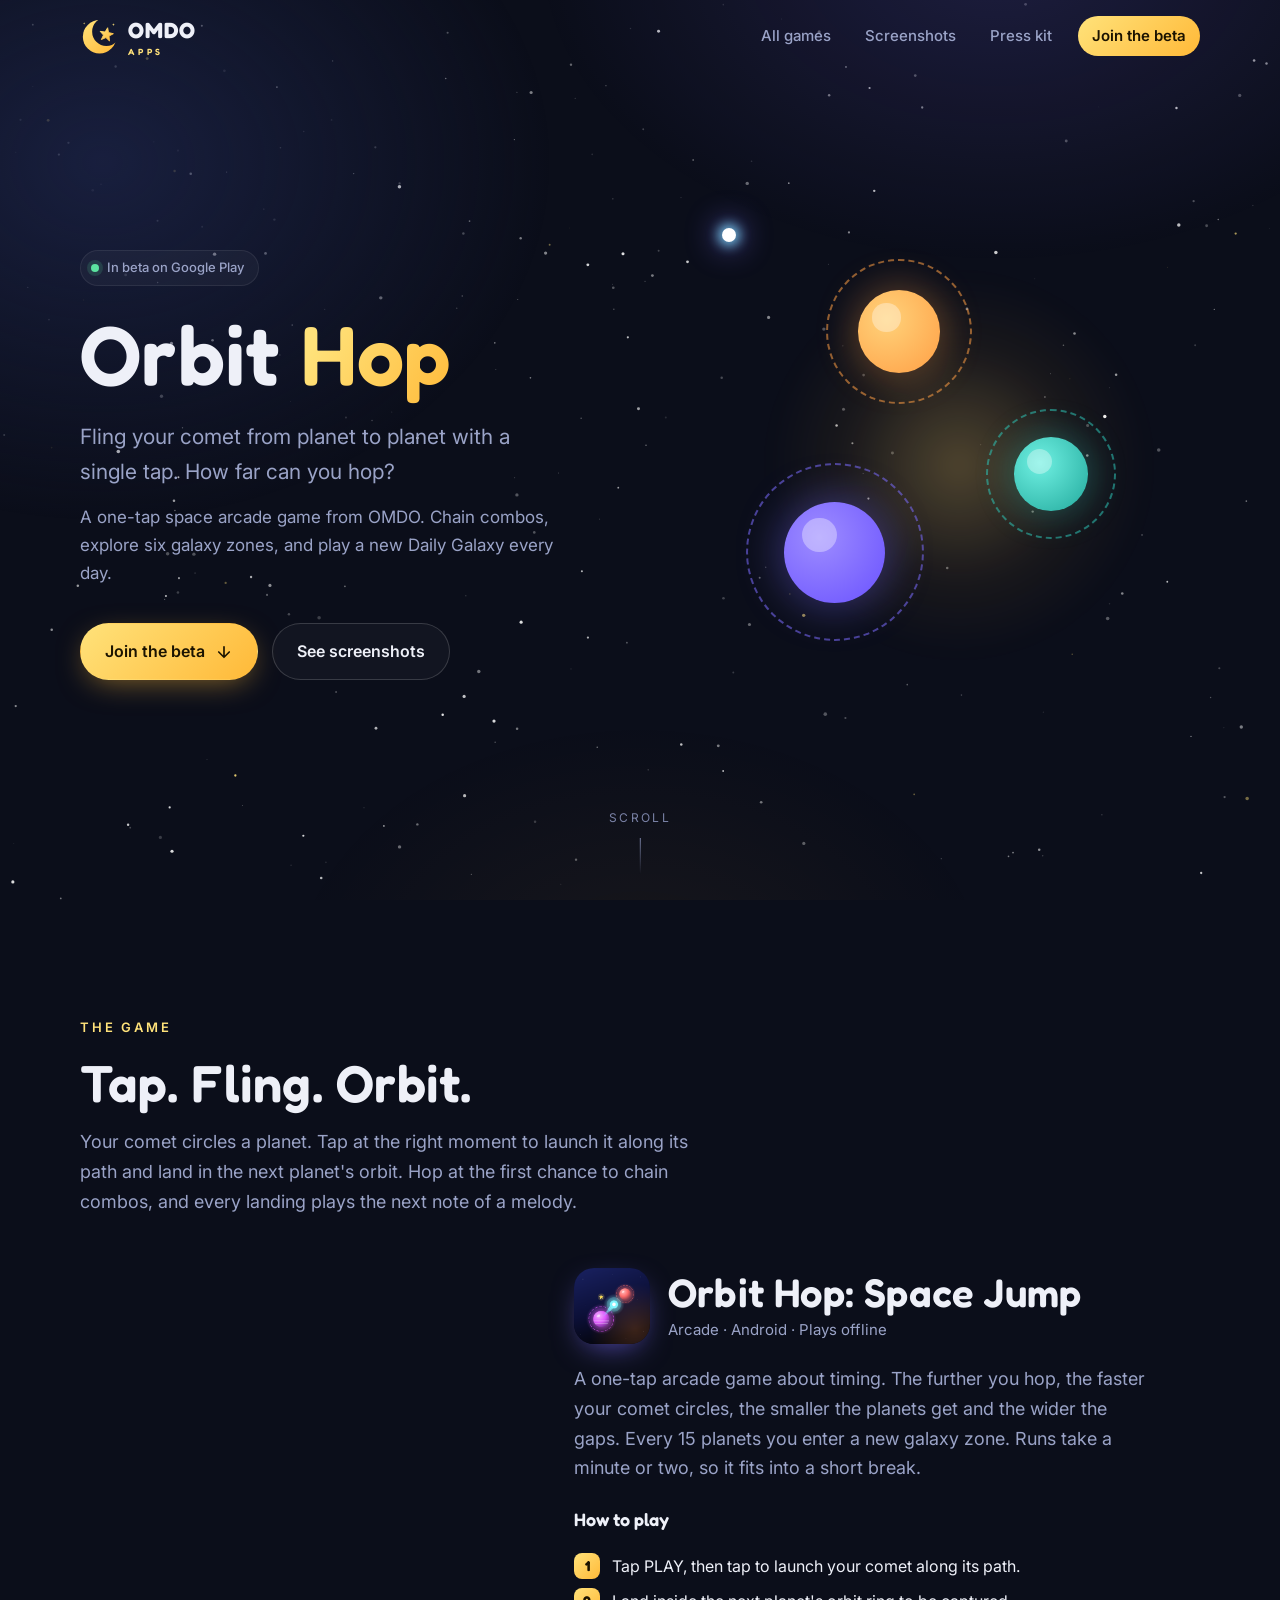
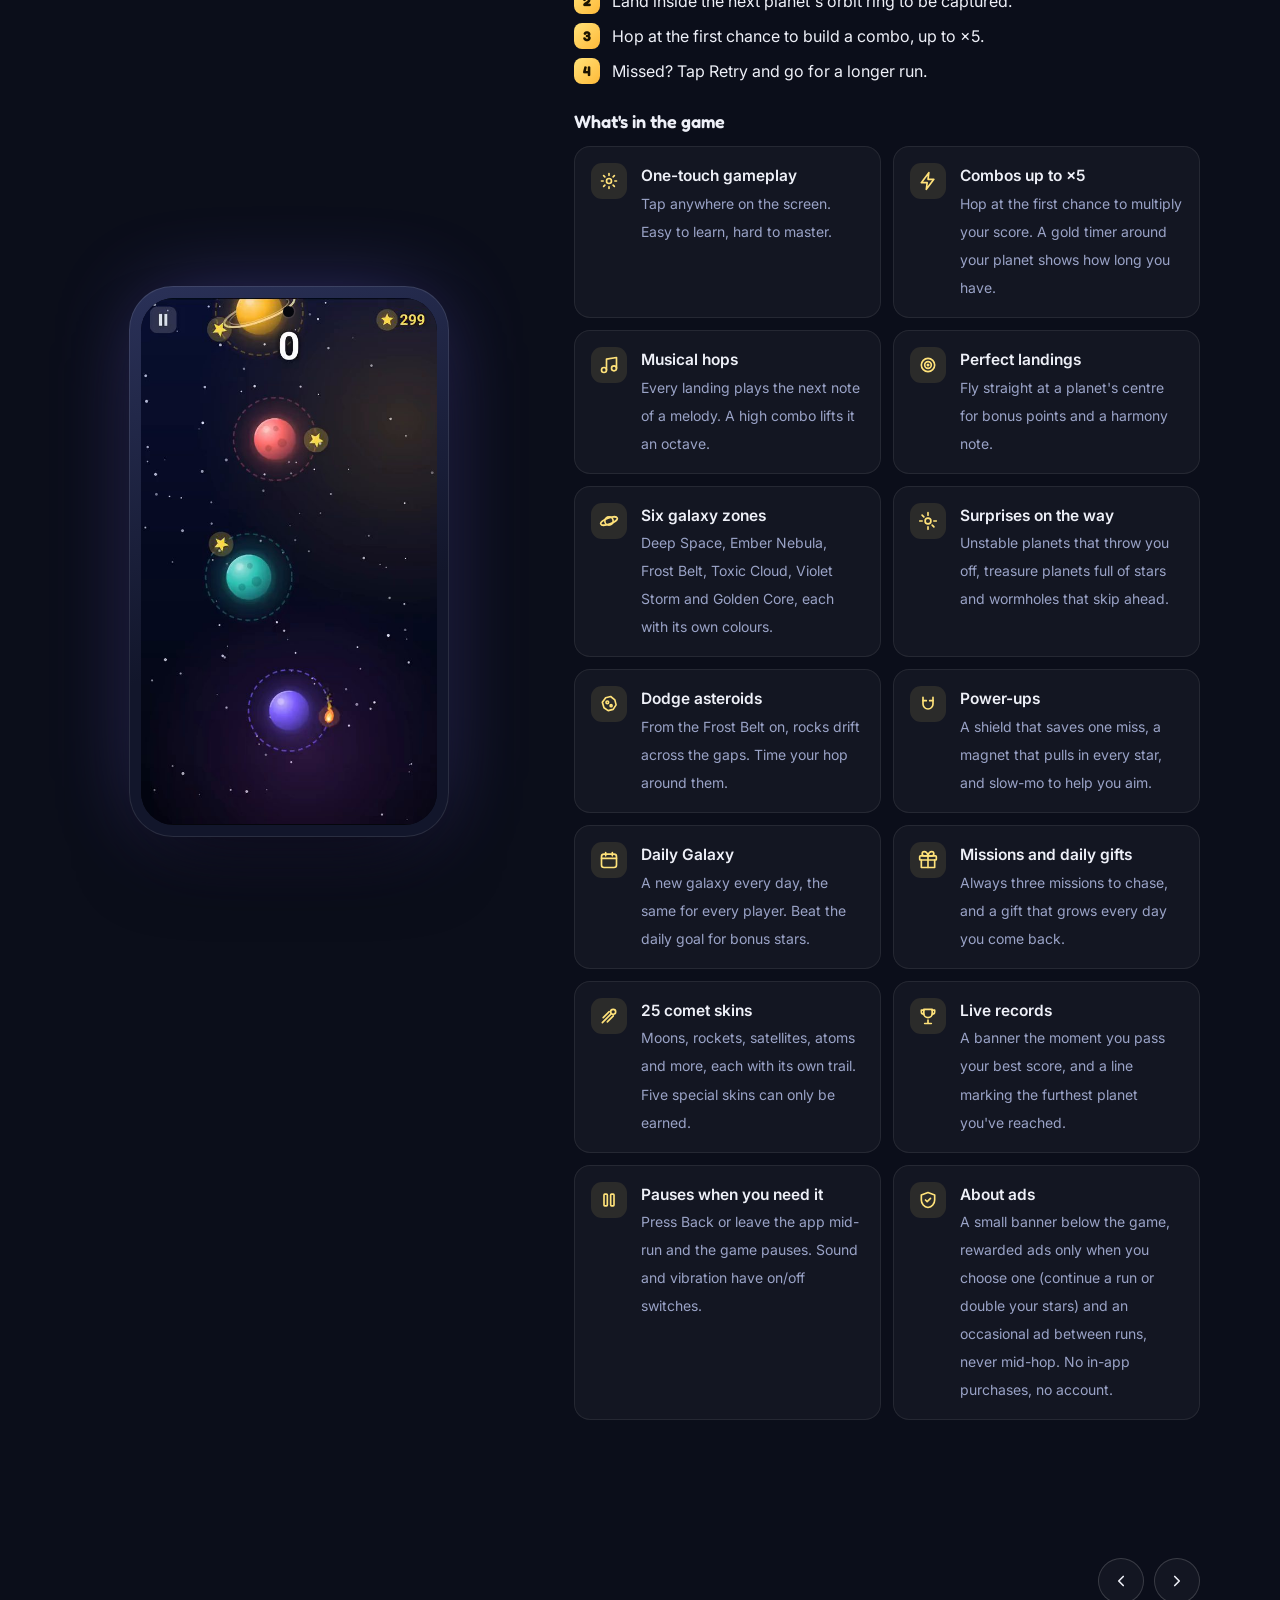
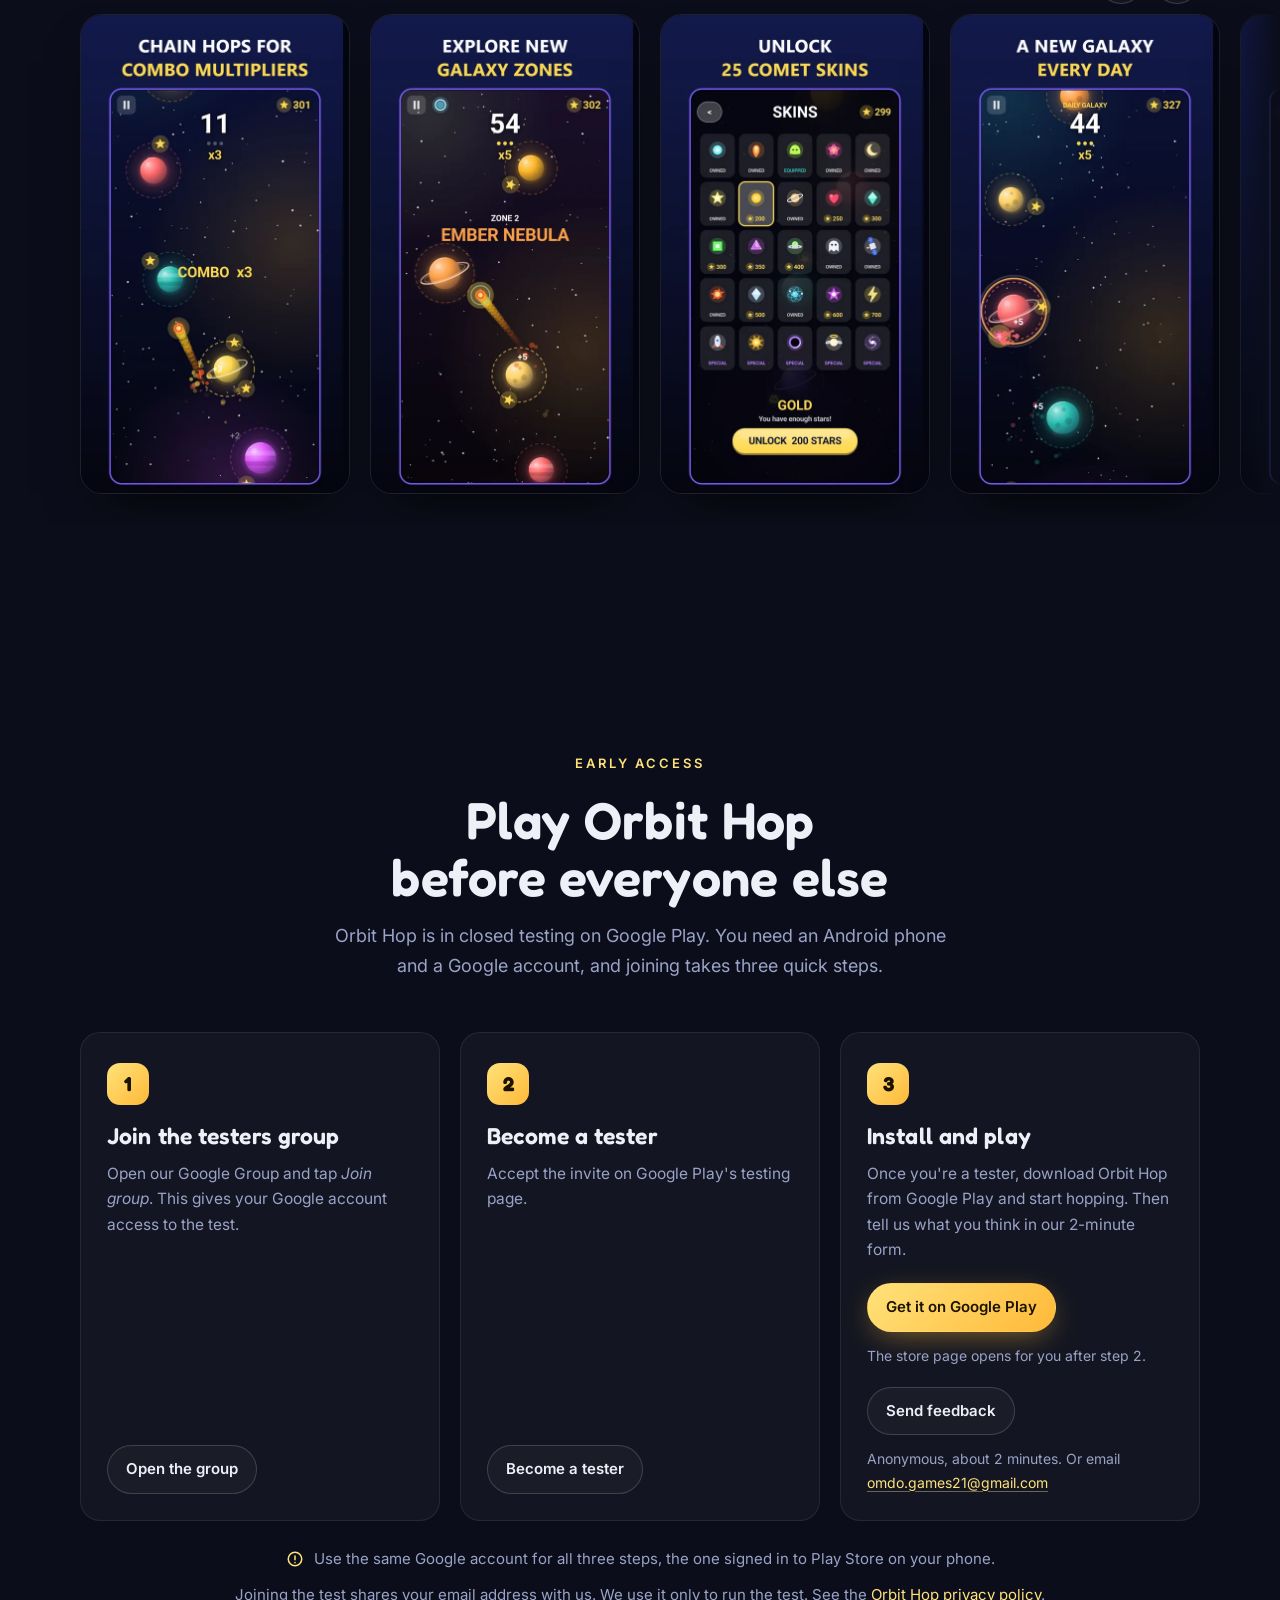
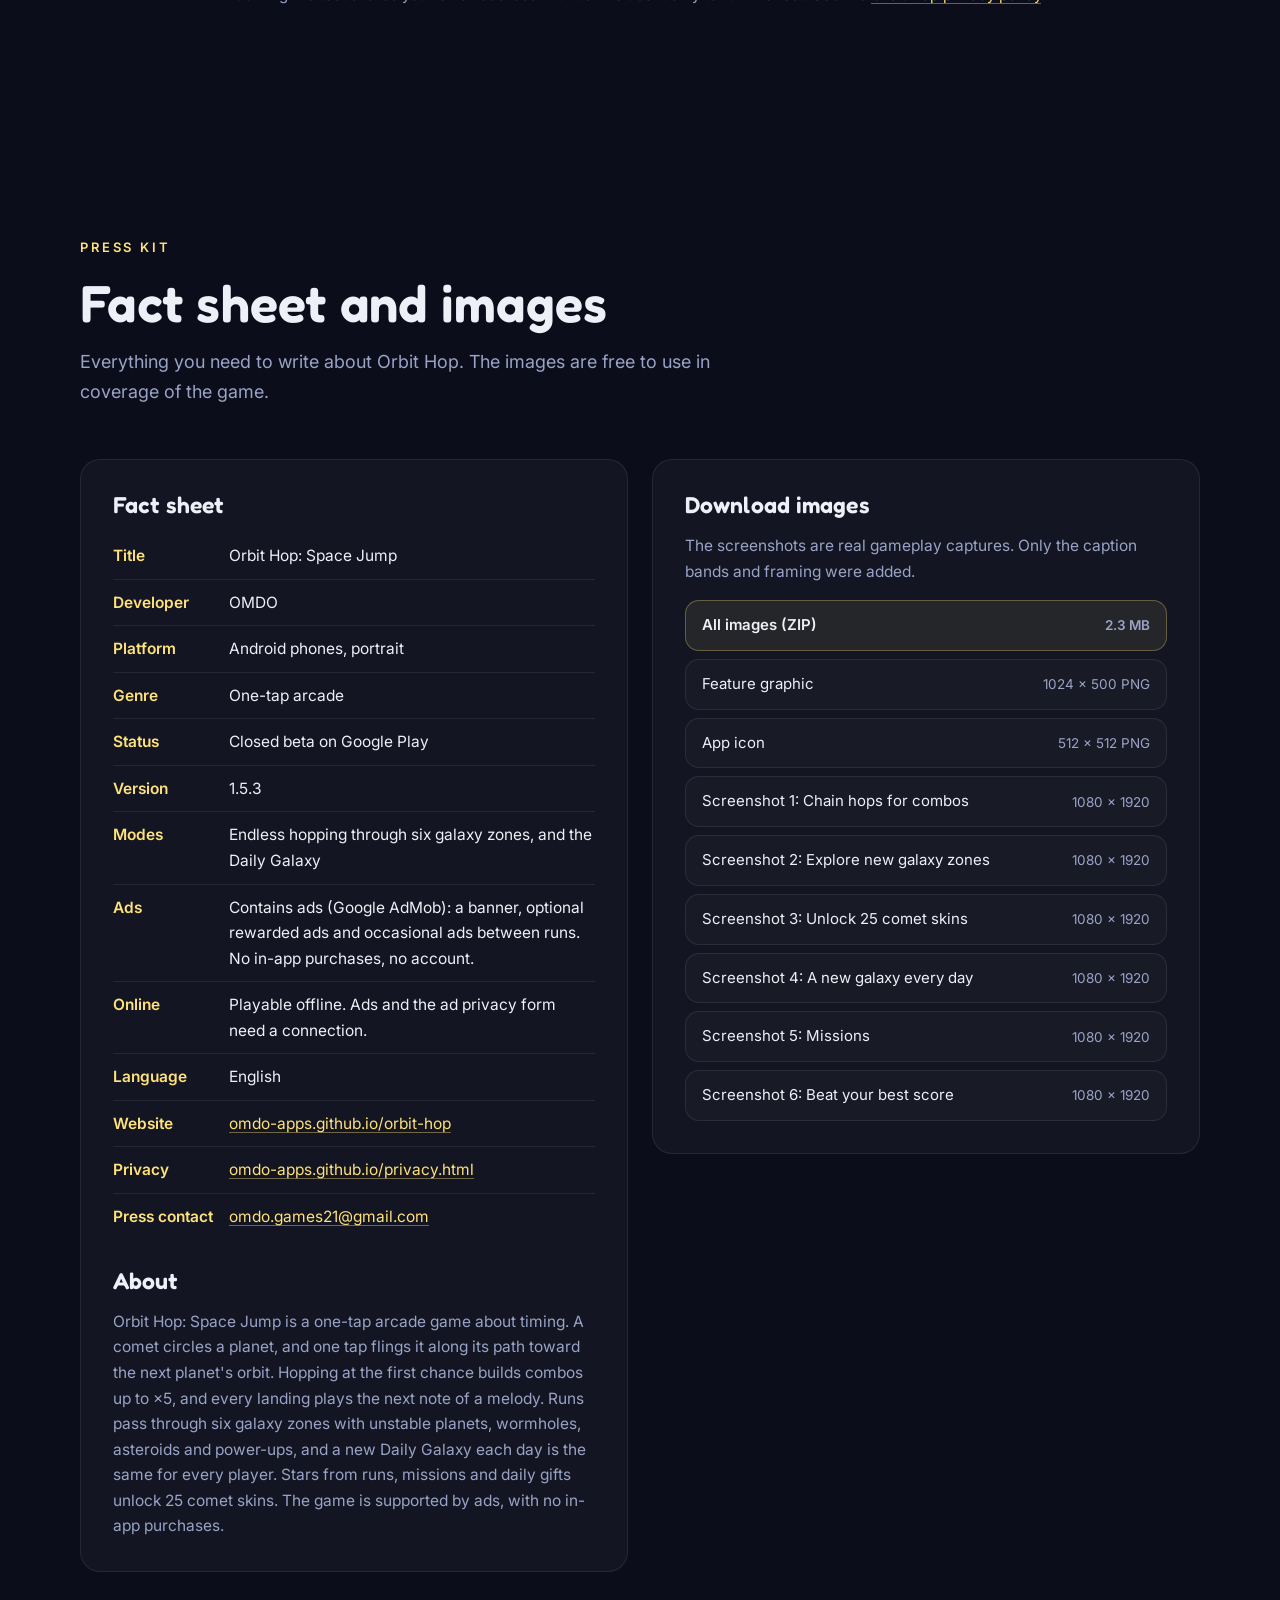
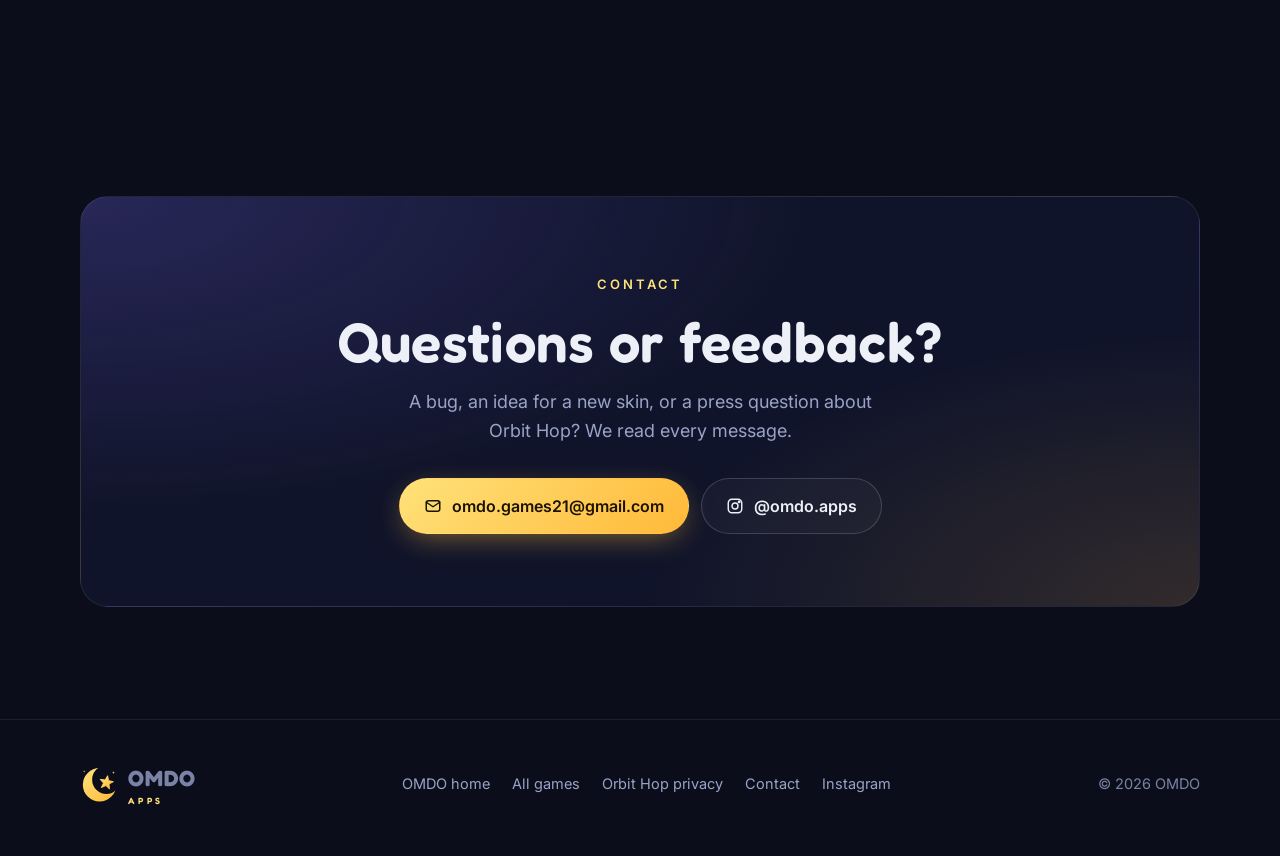
<file: orbit-hop/index.html>
<!doctype html>
<html lang="en">
<head>
  <meta charset="utf-8">
  <meta name="viewport" content="width=device-width, initial-scale=1, viewport-fit=cover">
  <title>Orbit Hop: Space Jump — One-tap planet hopping game | OMDO Apps</title>
  <meta name="description" content="Fling your comet from planet to planet with a single tap. Orbit Hop: Space Jump is a one-tap arcade game for Android by OMDO, in beta on Google Play.">
  <meta name="theme-color" content="#0b0e1a">
  <link rel="canonical" href="https://omdo-apps.github.io/orbit-hop/">
  <link rel="icon" type="image/png" href="../assets/favicon.png">
  <link rel="apple-touch-icon" href="../assets/apple-touch-icon.png">
  <meta property="og:type" content="website">
  <meta property="og:site_name" content="OMDO Apps">
  <meta property="og:title" content="Orbit Hop: Space Jump — Tap, fling, orbit">
  <meta property="og:description" content="Fling your comet from planet to planet with a single tap. Chain combos, explore six galaxy zones and play a new Daily Galaxy every day.">
  <meta property="og:url" content="https://omdo-apps.github.io/orbit-hop/">
  <meta property="og:image" content="https://omdo-apps.github.io/orbit-hop/press/feature-graphic.png">
  <meta property="og:image:width" content="1024">
  <meta property="og:image:height" content="500">
  <meta property="og:image:alt" content="Orbit Hop logo with the tagline Tap, fling, orbit, beside a purple planet and a comet hopping to the next orbit">
  <meta name="twitter:card" content="summary_large_image">
  <link rel="preconnect" href="https://fonts.googleapis.com">
  <link rel="preconnect" href="https://fonts.gstatic.com" crossorigin>
  <link href="https://fonts.googleapis.com/css2?family=Fredoka:wght@500;600;700&family=Inter:wght@400;500;600&display=swap" rel="stylesheet">
  <link rel="stylesheet" href="../assets/site.css?v=4">
  <link rel="stylesheet" href="orbit-hop.css?v=2">
  <script type="application/ld+json">
  {"@context":"https://schema.org","@type":"VideoGame","name":"Orbit Hop: Space Jump","url":"https://omdo-apps.github.io/orbit-hop/","image":"https://omdo-apps.github.io/orbit-hop/press/feature-graphic.png","description":"A one-tap arcade game: fling your comet from planet to planet, chain combos and see how far you can hop.","genre":"Arcade","gamePlatform":"Android","publisher":{"@type":"Organization","name":"OMDO Apps","url":"https://omdo-apps.github.io/","email":"omdo.games21@gmail.com"}}
  </script>
</head>
<body>
  <a class="skip" href="#main">Skip to content</a>

  <!-- OMDO logo mark (same as the home page), drawn once and reused -->
  <svg width="0" height="0" style="position:absolute" aria-hidden="true">
    <defs>
      <linearGradient id="omdo-gold" x1="0" y1="0" x2="1" y2="1"><stop offset="0" stop-color="#FFE27A"/><stop offset="1" stop-color="#FFB938"/></linearGradient>
      <mask id="omdo-cut" maskUnits="userSpaceOnUse" x="0" y="0" width="512" height="512"><rect width="512" height="512" fill="#fff"/><circle cx="318" cy="214" r="150" fill="#000"/></mask>
      <symbol id="omdo-mark" viewBox="40 60 400 400">
        <circle cx="246" cy="268" r="176" fill="url(#omdo-gold)" mask="url(#omdo-cut)"/>
        <path d="M330.85,173.12 L340.30,224.47 L391.28,235.70 L345.37,260.55 L350.44,312.51 L312.62,276.53 L264.77,297.40 L287.30,250.31 L252.66,211.26 L304.41,218.14 Z" fill="url(#omdo-gold)" stroke="url(#omdo-gold)" stroke-width="10" stroke-linejoin="round"/>
        <path d="M392,125 L396.24,135.76 L407,140 L396.24,144.24 L392,155 L387.76,144.24 L377,140 L387.76,135.76 Z" fill="#FFE27A" opacity="0.9"/>
        <path d="M84,116 L87.54,124.46 L96,128 L87.54,131.54 L84,140 L80.46,131.54 L72,128 L80.46,124.46 Z" fill="#FFE27A" opacity="0.75"/>
      </symbol>
    </defs>
  </svg>

  <canvas id="sky" aria-hidden="true"></canvas>
  <div class="glow" aria-hidden="true"></div>

  <header class="site-header">
    <nav class="nav wrap" aria-label="Main">
      <a class="brand" href="../" aria-label="OMDO Apps home">
        <svg aria-hidden="true"><use href="#omdo-mark"/></svg>
        <span class="brand-name">OMDO<small>APPS</small></span>
      </a>
      <button class="menu-btn" aria-label="Menu" aria-expanded="false" aria-controls="nav-links"><span></span><span></span><span></span></button>
      <div class="nav-links" id="nav-links">
        <a href="../#games">All games</a>
        <a href="#screens">Screenshots</a>
        <a href="#press">Press kit</a>
        <a class="cta" href="#beta">Join the beta</a>
      </div>
    </nav>
  </header>

  <main id="main">
    <!-- hero -->
    <section class="hero" id="top">
      <div class="wrap hero-grid">
        <div>
          <span class="eyebrow reveal"><span class="dot"></span>In beta on Google Play</span>
          <h1 class="reveal" style="--d:.08s">Orbit <span class="gold">Hop</span></h1>
          <p class="lead reveal" style="--d:.16s">Fling your comet from planet to planet with a single tap. How far can you hop?</p>
          <p class="sub reveal" style="--d:.2s">A one-tap space arcade game from OMDO. Chain combos, explore six galaxy zones, and play a new Daily Galaxy every day.</p>
          <div class="hero-actions reveal" style="--d:.24s">
            <a class="btn btn-gold" href="#beta">
              Join the beta
              <svg viewBox="0 0 24 24" fill="none" stroke="currentColor" stroke-width="2.2" stroke-linecap="round" stroke-linejoin="round" aria-hidden="true"><path d="M12 5v14M5 12l7 7 7-7"/></svg>
            </a>
            <a class="btn btn-ghost" href="#screens">See screenshots</a>
          </div>
        </div>
        <div class="hero-art oh-art reveal" style="--d:.1s" aria-hidden="true">
          <div class="halo"></div>
          <span class="planet p1"></span>
          <span class="planet p2"></span>
          <span class="planet p3"></span>
          <span class="hop"></span>
        </div>
      </div>
      <div class="scroll-hint" aria-hidden="true">Scroll<i></i></div>
    </section>

    <!-- the game -->
    <section id="game">
      <div class="wrap">
        <div class="section-head reveal">
          <span class="kicker">The game</span>
          <h2>Tap. Fling. Orbit.</h2>
          <p>Your comet circles a planet. Tap at the right moment to launch it along its path and land in the next planet's orbit. Hop at the first chance to chain combos, and every landing plays the next note of a melody.</p>
        </div>
        <div class="game-grid">
          <div class="phone reveal">
            <video src="../assets/orbit-hop-gameplay.mp4" poster="../assets/orbit-hop-poster.jpg" muted loop playsinline preload="none" aria-label="Orbit Hop gameplay"></video>
          </div>
          <div class="game-copy reveal" style="--d:.1s">
            <div class="app-title">
              <img src="../assets/orbit-hop-icon.png" alt="Orbit Hop app icon" width="76" height="76">
              <div>
                <h3>Orbit Hop: Space Jump</h3>
                <div class="meta">Arcade · Android · Plays offline</div>
              </div>
            </div>
            <p>A one-tap arcade game about timing. The further you hop, the faster your comet circles, the smaller the planets get and the wider the gaps. Every 15 planets you enter a new galaxy zone. Runs take a minute or two, so it fits into a short break.</p>
            <h4>How to play</h4>
            <ol class="how">
              <li>Tap PLAY, then tap to launch your comet along its path.</li>
              <li>Land inside the next planet's orbit ring to be captured.</li>
              <li>Hop at the first chance to build a combo, up to ×5.</li>
              <li>Missed? Tap Retry and go for a longer run.</li>
            </ol>
            <h4>What's in the game</h4>
            <ul class="features">
              <li>
                <svg viewBox="0 0 24 24" fill="none" stroke="currentColor" stroke-width="2" stroke-linecap="round" aria-hidden="true"><circle cx="12" cy="12" r="3"/><path d="M12 3v2M12 19v2M3 12h2M19 12h2M5.6 5.6 7 7M17 17l1.4 1.4M5.6 18.4 7 17M17 7l1.4-1.4"/></svg>
                <div><strong>One-touch gameplay</strong><span>Tap anywhere on the screen. Easy to learn, hard to master.</span></div>
              </li>
              <li>
                <svg viewBox="0 0 24 24" fill="none" stroke="currentColor" stroke-width="2" stroke-linejoin="round" aria-hidden="true"><path d="M13 2 4 14h7l-1 8 9-12h-7z"/></svg>
                <div><strong>Combos up to ×5</strong><span>Hop at the first chance to multiply your score. A gold timer around your planet shows how long you have.</span></div>
              </li>
              <li>
                <svg viewBox="0 0 24 24" fill="none" stroke="currentColor" stroke-width="2" stroke-linecap="round" stroke-linejoin="round" aria-hidden="true"><path d="M9 18V5l12-2v13"/><circle cx="6" cy="18" r="3"/><circle cx="18" cy="16" r="3"/></svg>
                <div><strong>Musical hops</strong><span>Every landing plays the next note of a melody. A high combo lifts it an octave.</span></div>
              </li>
              <li>
                <svg viewBox="0 0 24 24" fill="none" stroke="currentColor" stroke-width="2" stroke-linecap="round" aria-hidden="true"><circle cx="12" cy="12" r="8"/><circle cx="12" cy="12" r="4"/><circle cx="12" cy="12" r="0.8" fill="currentColor"/></svg>
                <div><strong>Perfect landings</strong><span>Fly straight at a planet's centre for bonus points and a harmony note.</span></div>
              </li>
              <li>
                <svg viewBox="0 0 24 24" fill="none" stroke="currentColor" stroke-width="2" aria-hidden="true"><circle cx="12" cy="12" r="5"/><ellipse cx="12" cy="12" rx="10.5" ry="3.6" transform="rotate(-20 12 12)"/></svg>
                <div><strong>Six galaxy zones</strong><span>Deep Space, Ember Nebula, Frost Belt, Toxic Cloud, Violet Storm and Golden Core, each with its own colours.</span></div>
              </li>
              <li>
                <svg viewBox="0 0 24 24" fill="none" stroke="currentColor" stroke-width="2" stroke-linecap="round" stroke-linejoin="round" aria-hidden="true"><circle cx="12" cy="12" r="3.5"/><path d="M12 2v3M12 19v3M2 12h3M19 12h3"/><path d="M4.9 4.9 7 7M17 17l2.1 2.1"/></svg>
                <div><strong>Surprises on the way</strong><span>Unstable planets that throw you off, treasure planets full of stars and wormholes that skip ahead.</span></div>
              </li>
              <li>
                <svg viewBox="0 0 24 24" fill="none" stroke="currentColor" stroke-width="2" stroke-linejoin="round" aria-hidden="true"><path d="M8 4.5 14 3l5 4 1.5 6-3.5 5.5-6 1.5-5-3.5L4 10z"/><circle cx="10" cy="10" r="1.6"/><circle cx="14.5" cy="14" r="1.2"/></svg>
                <div><strong>Dodge asteroids</strong><span>From the Frost Belt on, rocks drift across the gaps. Time your hop around them.</span></div>
              </li>
              <li>
                <svg viewBox="0 0 24 24" fill="none" stroke="currentColor" stroke-width="2" stroke-linecap="round" aria-hidden="true"><path d="M6 4v8a6 6 0 0 0 12 0V4"/><path d="M6 8h4M14 8h4"/></svg>
                <div><strong>Power-ups</strong><span>A shield that saves one miss, a magnet that pulls in every star, and slow-mo to help you aim.</span></div>
              </li>
              <li>
                <svg viewBox="0 0 24 24" fill="none" stroke="currentColor" stroke-width="2" stroke-linecap="round" aria-hidden="true"><rect x="3" y="5" width="18" height="16" rx="3"/><path d="M3 10h18M8 3v4M16 3v4"/></svg>
                <div><strong>Daily Galaxy</strong><span>A new galaxy every day, the same for every player. Beat the daily goal for bonus stars.</span></div>
              </li>
              <li>
                <svg viewBox="0 0 24 24" fill="none" stroke="currentColor" stroke-width="2" stroke-linecap="round" stroke-linejoin="round" aria-hidden="true"><path d="M20 12v9H4v-9"/><rect x="2" y="7" width="20" height="5" rx="1"/><path d="M12 21V7M12 7H7.5a2.5 2.5 0 0 1 0-5C11 2 12 7 12 7zM12 7h4.5a2.5 2.5 0 0 0 0-5C13 2 12 7 12 7z"/></svg>
                <div><strong>Missions and daily gifts</strong><span>Always three missions to chase, and a gift that grows every day you come back.</span></div>
              </li>
              <li>
                <svg viewBox="0 0 24 24" fill="none" stroke="currentColor" stroke-width="2" stroke-linecap="round" aria-hidden="true"><circle cx="17" cy="7" r="3"/><path d="M14.5 9.5 4 20M12.2 6.8 5 14M17.2 11.8 10 19"/></svg>
                <div><strong>25 comet skins</strong><span>Moons, rockets, satellites, atoms and more, each with its own trail. Five special skins can only be earned.</span></div>
              </li>
              <li>
                <svg viewBox="0 0 24 24" fill="none" stroke="currentColor" stroke-width="2" stroke-linecap="round" stroke-linejoin="round" aria-hidden="true"><path d="M8 21h8M12 17v4M7 4h10v5a5 5 0 0 1-10 0z"/><path d="M17 5h3v2a3 3 0 0 1-3 3M7 5H4v2a3 3 0 0 0 3 3"/></svg>
                <div><strong>Live records</strong><span>A banner the moment you pass your best score, and a line marking the furthest planet you've reached.</span></div>
              </li>
              <li>
                <svg viewBox="0 0 24 24" fill="none" stroke="currentColor" stroke-width="2" stroke-linejoin="round" aria-hidden="true"><rect x="6" y="5" width="4" height="14" rx="1"/><rect x="14" y="5" width="4" height="14" rx="1"/></svg>
                <div><strong>Pauses when you need it</strong><span>Press Back or leave the app mid-run and the game pauses. Sound and vibration have on/off switches.</span></div>
              </li>
              <li>
                <svg viewBox="0 0 24 24" fill="none" stroke="currentColor" stroke-width="2" stroke-linecap="round" stroke-linejoin="round" aria-hidden="true"><path d="M12 3 4 6v6c0 4.5 3.4 8.3 8 9 4.6-.7 8-4.5 8-9V6z"/><path d="m9 12 2 2 4-4"/></svg>
                <div><strong>About ads</strong><span>A small banner below the game, rewarded ads only when you choose one (continue a run or double your stars) and an occasional ad between runs, never mid-hop. No in-app purchases, no account.</span></div>
              </li>
            </ul>
          </div>
        </div>
      </div>
    </section>

    <!-- screenshots: the same images as the home page gallery (../assets/shot-1.webp ... shot-6.webp) -->
    <section id="screens" style="padding-top:0">
      <div class="wrap">
        <div class="gallery-nav">
          <button class="round-btn" data-scroll="-1" aria-label="Previous screenshots"><svg viewBox="0 0 24 24" fill="none" stroke="currentColor" stroke-width="2.2" stroke-linecap="round" stroke-linejoin="round" aria-hidden="true"><path d="M15 18l-6-6 6-6"/></svg></button>
          <button class="round-btn" data-scroll="1" aria-label="Next screenshots"><svg viewBox="0 0 24 24" fill="none" stroke="currentColor" stroke-width="2.2" stroke-linecap="round" stroke-linejoin="round" aria-hidden="true"><path d="M9 6l6 6-6 6"/></svg></button>
        </div>
      </div>
      <div class="gallery reveal" tabindex="0" aria-label="Orbit Hop screenshots">
        <figure><img src="../assets/shot-1.webp" alt="Chain hops for combo multipliers" loading="lazy" width="540" height="960"></figure>
        <figure><img src="../assets/shot-2.webp" alt="Explore new galaxy zones" loading="lazy" width="540" height="960"></figure>
        <figure><img src="../assets/shot-3.webp" alt="Unlock 25 comet skins" loading="lazy" width="540" height="960"></figure>
        <figure><img src="../assets/shot-4.webp" alt="A new galaxy every day" loading="lazy" width="540" height="960"></figure>
        <figure><img src="../assets/shot-5.webp" alt="Complete missions to earn stars" loading="lazy" width="540" height="960"></figure>
        <figure><img src="../assets/shot-6.webp" alt="Beat your best score" loading="lazy" width="540" height="960"></figure>
      </div>
    </section>

    <!-- closed beta -->
    <section id="beta">
      <div class="wrap">
        <div class="section-head center reveal">
          <span class="kicker">Early access</span>
          <h2>Play Orbit Hop before everyone else</h2>
          <p>Orbit Hop is in closed testing on Google Play. You need an Android phone and a Google account, and joining takes three quick steps.</p>
        </div>
        <div class="steps">
          <div class="step reveal">
            <span class="num">1</span>
            <h3>Join the testers group</h3>
            <p>Open our Google Group and tap <em>Join group</em>. This gives your Google account access to the test.</p>
            <a class="btn btn-ghost" href="https://groups.google.com/g/omdo-orbit-hop-testers" target="_blank" rel="noopener">Open the group</a>
          </div>
          <div class="step reveal" style="--d:.08s">
            <span class="num">2</span>
            <h3>Become a tester</h3>
            <p>Accept the invite on Google Play's testing page.</p>
            <a class="btn btn-ghost" href="https://play.google.com/apps/testing/com.omdo.orbithop" target="_blank" rel="noopener">Become a tester</a>
          </div>
          <div class="step reveal" style="--d:.16s">
            <span class="num">3</span>
            <h3>Install and play</h3>
            <p>Once you're a tester, download Orbit Hop from Google Play and start hopping. Then tell us what you think in our 2-minute form.</p>
            <a class="btn btn-gold" href="https://play.google.com/store/apps/details?id=com.omdo.orbithop" target="_blank" rel="noopener">Get it on Google Play</a>
            <p class="alt">The store page opens for you after step 2.</p>
            <a class="btn btn-ghost" href="https://forms.gle/MAf1zEs58L5JMWSv7" target="_blank" rel="noopener">Send feedback</a>
            <p class="alt">Anonymous, about 2 minutes. Or email <a href="mailto:omdo.games21@gmail.com">omdo.games21@gmail.com</a></p>
          </div>
        </div>
        <p class="note reveal">
          <svg viewBox="0 0 24 24" fill="none" stroke="currentColor" stroke-width="2" stroke-linecap="round" aria-hidden="true"><circle cx="12" cy="12" r="9"/><path d="M12 8v5M12 16.5v.5"/></svg>
          Use the same Google account for all three steps, the one signed in to Play Store on your phone.
        </p>
        <p class="fine reveal">Joining the test shares your email address with us. We use it only to run the test. See the <a href="../privacy.html">Orbit Hop privacy policy</a>.</p>
      </div>
    </section>

    <!-- press kit -->
    <section id="press">
      <div class="wrap">
        <div class="section-head reveal">
          <span class="kicker">Press kit</span>
          <h2>Fact sheet and images</h2>
          <p>Everything you need to write about Orbit Hop. The images are free to use in coverage of the game.</p>
        </div>
        <div class="press-grid">
          <div class="press-card reveal">
            <h3>Fact sheet</h3>
            <dl class="facts">
              <dt>Title</dt><dd>Orbit Hop: Space Jump</dd>
              <dt>Developer</dt><dd>OMDO</dd>
              <dt>Platform</dt><dd>Android phones, portrait</dd>
              <dt>Genre</dt><dd>One-tap arcade</dd>
              <dt>Status</dt><dd>Closed beta on Google Play</dd>
              <dt>Version</dt><dd>1.5.3</dd>
              <dt>Modes</dt><dd>Endless hopping through six galaxy zones, and the Daily Galaxy</dd>
              <dt>Ads</dt><dd>Contains ads (Google AdMob): a banner, optional rewarded ads and occasional ads between runs. No in-app purchases, no account.</dd>
              <dt>Online</dt><dd>Playable offline. Ads and the ad privacy form need a connection.</dd>
              <dt>Language</dt><dd>English</dd>
              <dt>Website</dt><dd><a href="https://omdo-apps.github.io/orbit-hop/">omdo-apps.github.io/orbit-hop</a></dd>
              <dt>Privacy</dt><dd><a href="https://omdo-apps.github.io/privacy.html">omdo-apps.github.io/privacy.html</a></dd>
              <dt>Press contact</dt><dd><a href="mailto:omdo.games21@gmail.com">omdo.games21@gmail.com</a></dd>
            </dl>
            <h3 class="more">About</h3>
            <p>Orbit Hop: Space Jump is a one-tap arcade game about timing. A comet circles a planet, and one tap flings it along its path toward the next planet's orbit. Hopping at the first chance builds combos up to ×5, and every landing plays the next note of a melody. Runs pass through six galaxy zones with unstable planets, wormholes, asteroids and power-ups, and a new Daily Galaxy each day is the same for every player. Stars from runs, missions and daily gifts unlock 25 comet skins. The game is supported by ads, with no in-app purchases.</p>
          </div>
          <div class="press-card reveal" style="--d:.08s">
            <h3>Download images</h3>
            <p>The screenshots are real gameplay captures. Only the caption bands and framing were added.</p>
            <ul class="downloads">
              <li><a class="zip" href="press/orbit-hop-press-kit.zip" download>All images (ZIP) <span>2.3 MB</span></a></li>
              <li><a href="press/feature-graphic.png" download="orbit-hop-feature-graphic.png">Feature graphic <span>1024 x 500 PNG</span></a></li>
              <li><a href="press/icon-512.png" download="orbit-hop-icon-512.png">App icon <span>512 x 512 PNG</span></a></li>
              <li><a href="press/screenshot-1.png" download="orbit-hop-screenshot-1.png">Screenshot 1: Chain hops for combos <span>1080 x 1920</span></a></li>
              <li><a href="press/screenshot-2.png" download="orbit-hop-screenshot-2.png">Screenshot 2: Explore new galaxy zones <span>1080 x 1920</span></a></li>
              <li><a href="press/screenshot-3.png" download="orbit-hop-screenshot-3.png">Screenshot 3: Unlock 25 comet skins <span>1080 x 1920</span></a></li>
              <li><a href="press/screenshot-4.png" download="orbit-hop-screenshot-4.png">Screenshot 4: A new galaxy every day <span>1080 x 1920</span></a></li>
              <li><a href="press/screenshot-5.png" download="orbit-hop-screenshot-5.png">Screenshot 5: Missions <span>1080 x 1920</span></a></li>
              <li><a href="press/screenshot-6.png" download="orbit-hop-screenshot-6.png">Screenshot 6: Beat your best score <span>1080 x 1920</span></a></li>
            </ul>
          </div>
        </div>
      </div>
    </section>

    <!-- contact -->
    <section id="contact">
      <div class="wrap">
        <div class="contact-card reveal">
          <span class="kicker">Contact</span>
          <h2>Questions or feedback?</h2>
          <p>A bug, an idea for a new skin, or a press question about Orbit Hop? We read every message.</p>
          <div class="actions">
            <a class="btn btn-gold" href="mailto:omdo.games21@gmail.com">
              <svg viewBox="0 0 24 24" fill="none" stroke="currentColor" stroke-width="2" stroke-linecap="round" stroke-linejoin="round" aria-hidden="true"><rect x="3" y="5" width="18" height="14" rx="3"/><path d="m3 7 9 6 9-6"/></svg>
              omdo.games21@gmail.com
            </a>
            <a class="btn btn-ghost" href="https://www.instagram.com/omdo.apps/" target="_blank" rel="noopener">
              <svg viewBox="0 0 24 24" fill="none" stroke="currentColor" stroke-width="1.9" aria-hidden="true"><rect x="3" y="3" width="18" height="18" rx="5"/><circle cx="12" cy="12" r="4"/><circle cx="17.5" cy="6.5" r="1" fill="currentColor"/></svg>
              @omdo.apps
            </a>
          </div>
        </div>
      </div>
    </section>
  </main>

  <footer class="site-footer">
    <div class="wrap footer-grid">
      <a class="brand" href="../" aria-label="OMDO Apps home">
        <svg aria-hidden="true"><use href="#omdo-mark"/></svg>
        <span class="brand-name">OMDO<small>APPS</small></span>
      </a>
      <div class="footer-links">
        <a href="../">OMDO home</a>
        <a href="../#games">All games</a>
        <a href="../privacy.html">Orbit Hop privacy</a>
        <a href="#contact">Contact</a>
        <a href="https://www.instagram.com/omdo.apps/" target="_blank" rel="noopener">Instagram</a>
      </div>
      <div>© <span data-year>2026</span> OMDO</div>
    </div>
  </footer>

  <script src="../assets/site.js?v=7" defer></script>
</body>
</html>
</file>
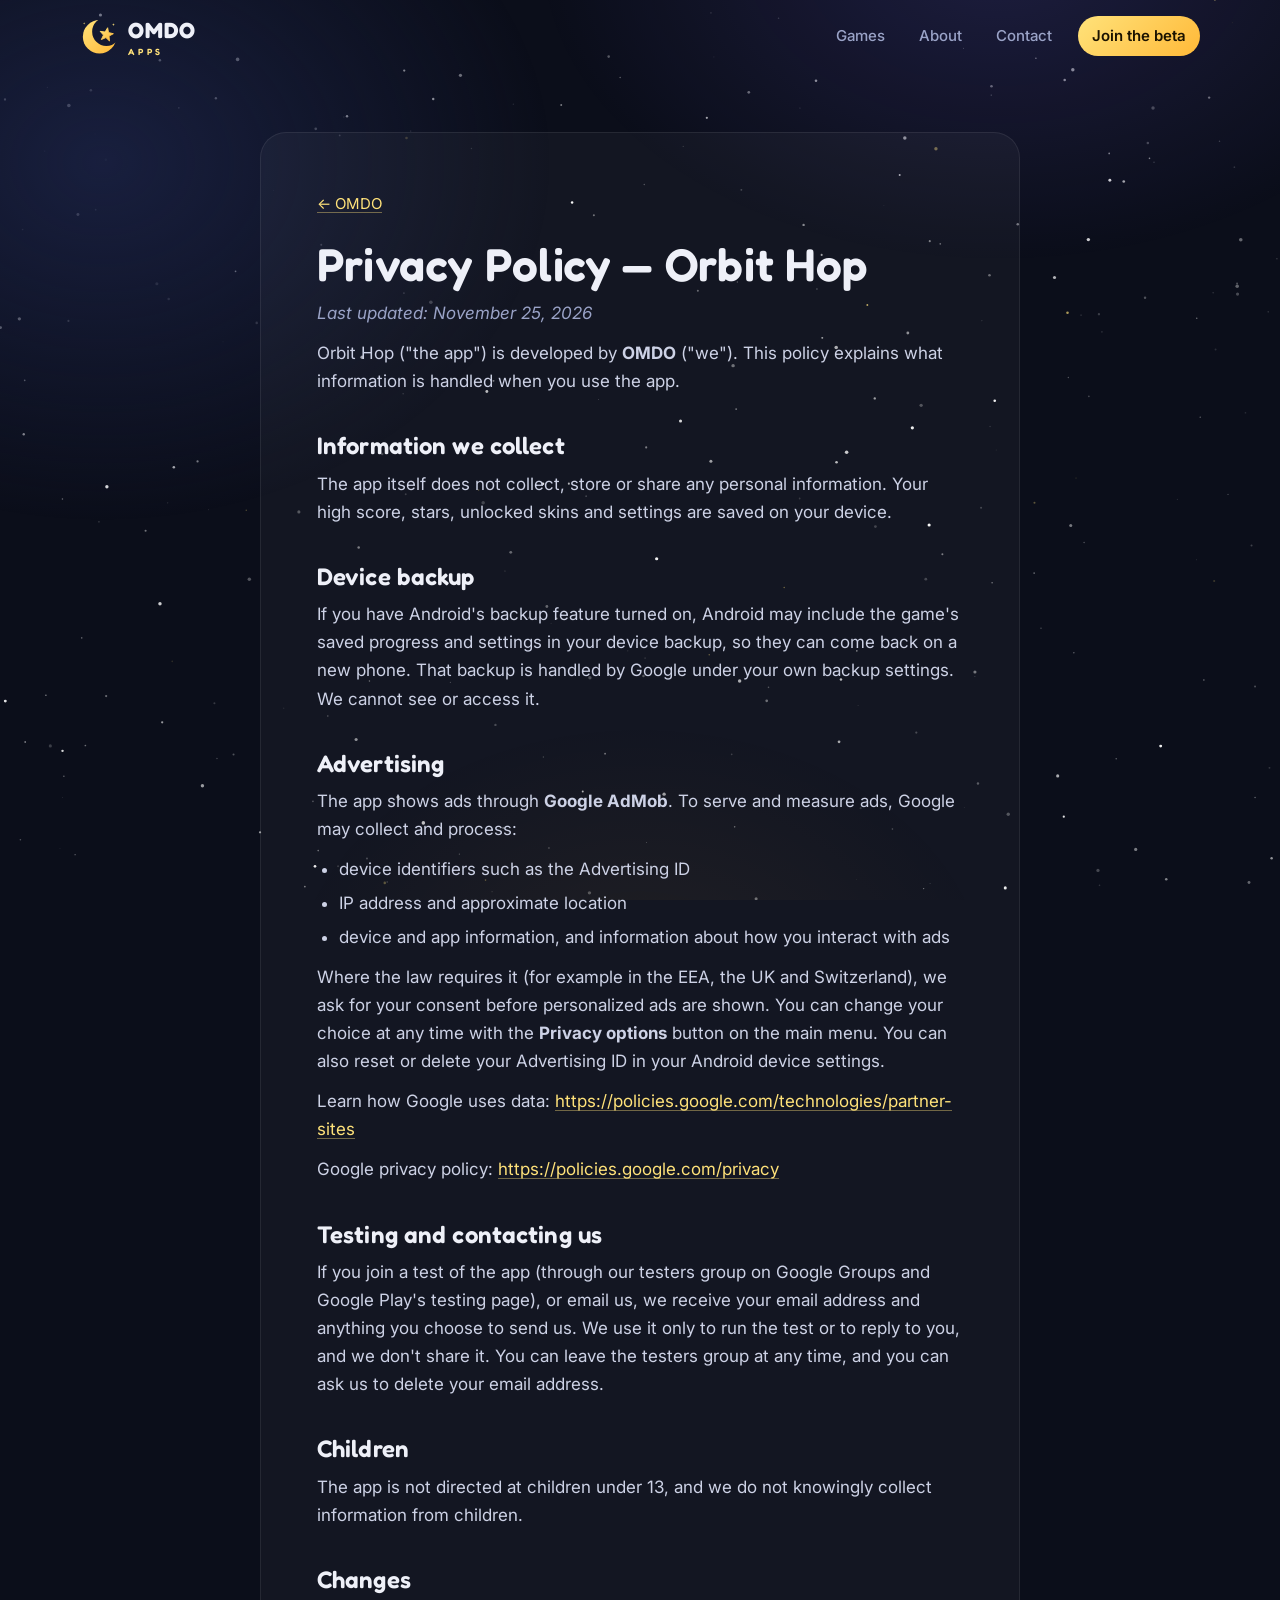
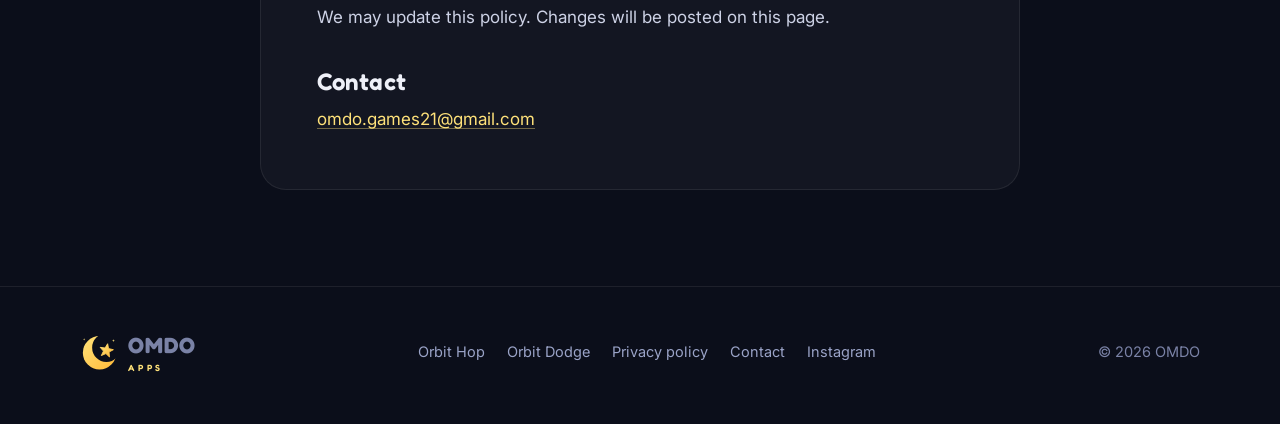
<file: privacy.html>
<!doctype html>
<html lang="en">
<head>
  <meta charset="utf-8">
  <meta name="viewport" content="width=device-width, initial-scale=1, viewport-fit=cover">
  <title>Orbit Hop – Privacy Policy</title>
  <meta name="description" content="Privacy policy for Orbit Hop: Space Jump by OMDO.">
  <meta name="theme-color" content="#0b0e1a">
  <link rel="canonical" href="https://omdo-apps.github.io/privacy.html">
  <link rel="icon" type="image/png" href="assets/favicon.png">
  <link rel="apple-touch-icon" href="assets/apple-touch-icon.png">
  <link rel="preconnect" href="https://fonts.googleapis.com">
  <link rel="preconnect" href="https://fonts.gstatic.com" crossorigin>
  <link href="https://fonts.googleapis.com/css2?family=Fredoka:wght@500;600;700&family=Inter:wght@400;500;600&display=swap" rel="stylesheet">
  <link rel="stylesheet" href="assets/site.css?v=4">
</head>
<body>
  <a class="skip" href="#main">Skip to content</a>
  <svg width="0" height="0" style="position:absolute" aria-hidden="true">
    <defs>
      <linearGradient id="omdo-gold" x1="0" y1="0" x2="1" y2="1"><stop offset="0" stop-color="#FFE27A"/><stop offset="1" stop-color="#FFB938"/></linearGradient>
      <mask id="omdo-cut" maskUnits="userSpaceOnUse" x="0" y="0" width="512" height="512"><rect width="512" height="512" fill="#fff"/><circle cx="318" cy="214" r="150" fill="#000"/></mask>
      <symbol id="omdo-mark" viewBox="40 60 400 400">
        <circle cx="246" cy="268" r="176" fill="url(#omdo-gold)" mask="url(#omdo-cut)"/>
        <path d="M330.85,173.12 L340.30,224.47 L391.28,235.70 L345.37,260.55 L350.44,312.51 L312.62,276.53 L264.77,297.40 L287.30,250.31 L252.66,211.26 L304.41,218.14 Z" fill="url(#omdo-gold)" stroke="url(#omdo-gold)" stroke-width="10" stroke-linejoin="round"/>
        <path d="M392,125 L396.24,135.76 L407,140 L396.24,144.24 L392,155 L387.76,144.24 L377,140 L387.76,135.76 Z" fill="#FFE27A" opacity="0.9"/>
        <path d="M84,116 L87.54,124.46 L96,128 L87.54,131.54 L84,140 L80.46,131.54 L72,128 L80.46,124.46 Z" fill="#FFE27A" opacity="0.75"/>
      </symbol>
    </defs>
  </svg>
  <canvas id="sky" aria-hidden="true"></canvas>
  <div class="glow" aria-hidden="true"></div>

  <header class="site-header">
    <nav class="nav wrap" aria-label="Main">
      <a class="brand" href="./" aria-label="OMDO Apps home">
        <svg aria-hidden="true"><use href="#omdo-mark"/></svg>
        <span class="brand-name">OMDO<small>APPS</small></span>
      </a>
      <button class="menu-btn" aria-label="Menu" aria-expanded="false" aria-controls="nav-links"><span></span><span></span><span></span></button>
      <div class="nav-links" id="nav-links">
        <a href="./#games">Games</a>
        <a href="./#about">About</a>
        <a href="./#contact">Contact</a>
        <a class="cta" href="./#beta">Join the beta</a>
      </div>
    </nav>
  </header>

  <main class="page" id="main">
    <div class="wrap">
      <article class="prose reveal">
        <a class="back" href="./">← OMDO</a>
        <h1>Privacy Policy — Orbit Hop</h1>
        <p><em>Last updated: November 25, 2026</em></p>
        <p>Orbit Hop ("the app") is developed by <strong>OMDO</strong> ("we"). This policy explains what information is handled when you use the app.</p>
        <h2>Information we collect</h2>
        <p>The app itself does not collect, store or share any personal information. Your high score, stars, unlocked skins and settings are saved on your device.</p>
        <h2 id="device-backup">Device backup</h2>
        <p>If you have Android's backup feature turned on, Android may include the game's saved progress and settings in your device backup, so they can come back on a new phone. That backup is handled by Google under your own backup settings. We cannot see or access it.</p>
        <h2>Advertising</h2>
        <p>The app shows ads through <strong>Google AdMob</strong>. To serve and measure ads, Google may collect and process:</p>
        <ul>
          <li>device identifiers such as the Advertising ID</li>
          <li>IP address and approximate location</li>
          <li>device and app information, and information about how you interact with ads</li>
        </ul>
        <p>Where the law requires it (for example in the EEA, the UK and Switzerland), we ask for your consent before personalized ads are shown. You can change your choice at any time with the <strong>Privacy options</strong> button on the main menu. You can also reset or delete your Advertising ID in your Android device settings.</p>
        <p>Learn how Google uses data: <a href="https://policies.google.com/technologies/partner-sites">https://policies.google.com/technologies/partner-sites</a></p>
        <p>Google privacy policy: <a href="https://policies.google.com/privacy">https://policies.google.com/privacy</a></p>
        <h2>Testing and contacting us</h2>
        <p>If you join a test of the app (through our testers group on Google Groups and Google Play's testing page), or email us, we receive your email address and anything you choose to send us. We use it only to run the test or to reply to you, and we don't share it. You can leave the testers group at any time, and you can ask us to delete your email address.</p>
        <h2>Children</h2>
        <p>The app is not directed at children under 13, and we do not knowingly collect information from children.</p>
        <h2>Changes</h2>
        <p>We may update this policy. Changes will be posted on this page.</p>
        <h2>Contact</h2>
        <p><a href="&#109;&#97;&#105;&#108;&#116;&#111;&#58;&#111;&#109;&#100;&#111;&#46;&#103;&#97;&#109;&#101;&#115;&#50;&#49;&#64;&#103;&#109;&#97;&#105;&#108;&#46;&#99;&#111;&#109;">&#111;&#109;&#100;&#111;&#46;&#103;&#97;&#109;&#101;&#115;&#50;&#49;&#64;&#103;&#109;&#97;&#105;&#108;&#46;&#99;&#111;&#109;</a></p>
      </article>
    </div>
  </main>

  <footer class="site-footer">
    <div class="wrap footer-grid">
      <a class="brand" href="./" aria-label="OMDO Apps home">
        <svg aria-hidden="true"><use href="#omdo-mark"/></svg>
        <span class="brand-name">OMDO<small>APPS</small></span>
      </a>
      <div class="footer-links">
        <a href="orbit-hop/">Orbit Hop</a>
        <a href="orbit-dodge/">Orbit Dodge</a>
        <a href="privacy.html">Privacy policy</a>
        <a href="./#contact">Contact</a>
        <a href="https://www.instagram.com/omdo.apps/" target="_blank" rel="noopener">Instagram</a>
      </div>
      <div>© <span data-year>2026</span> OMDO</div>
    </div>
  </footer>
  <script src="assets/site.js?v=7" defer></script>
</body>
</html>
</file>
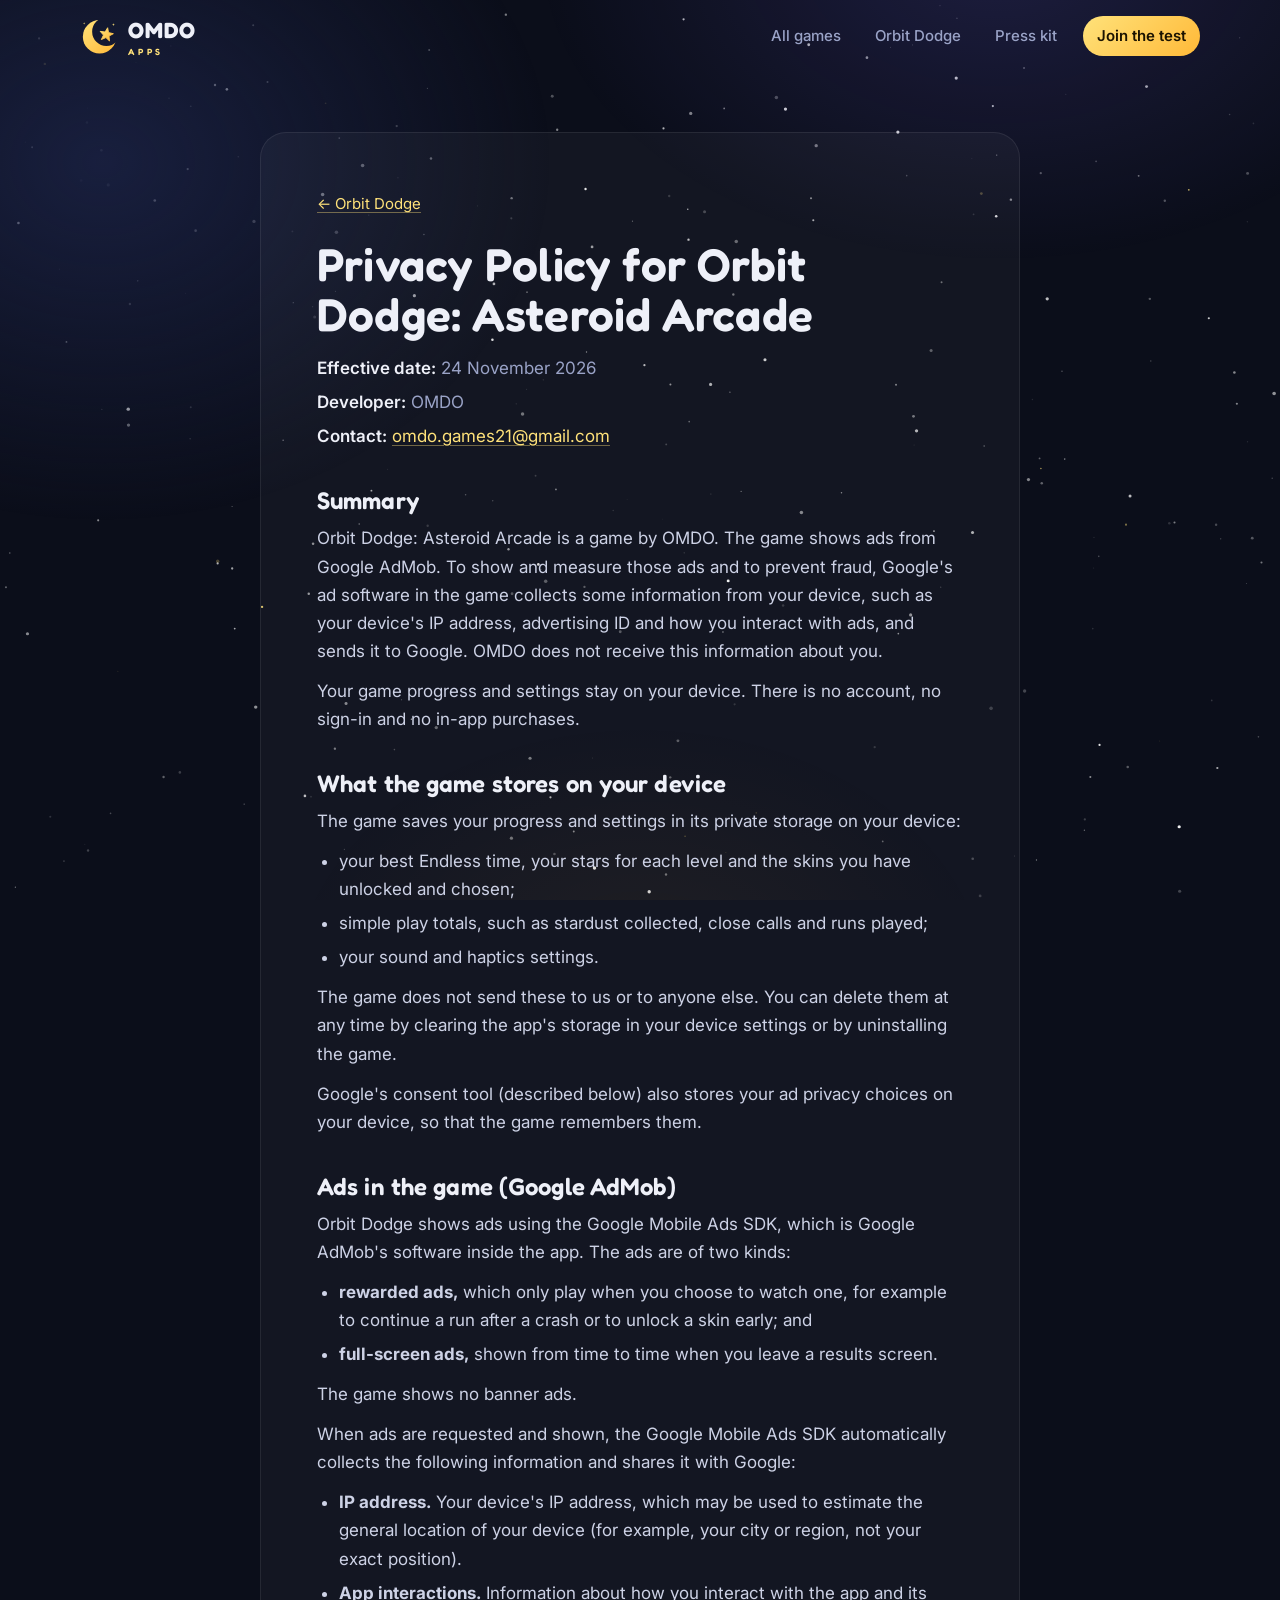
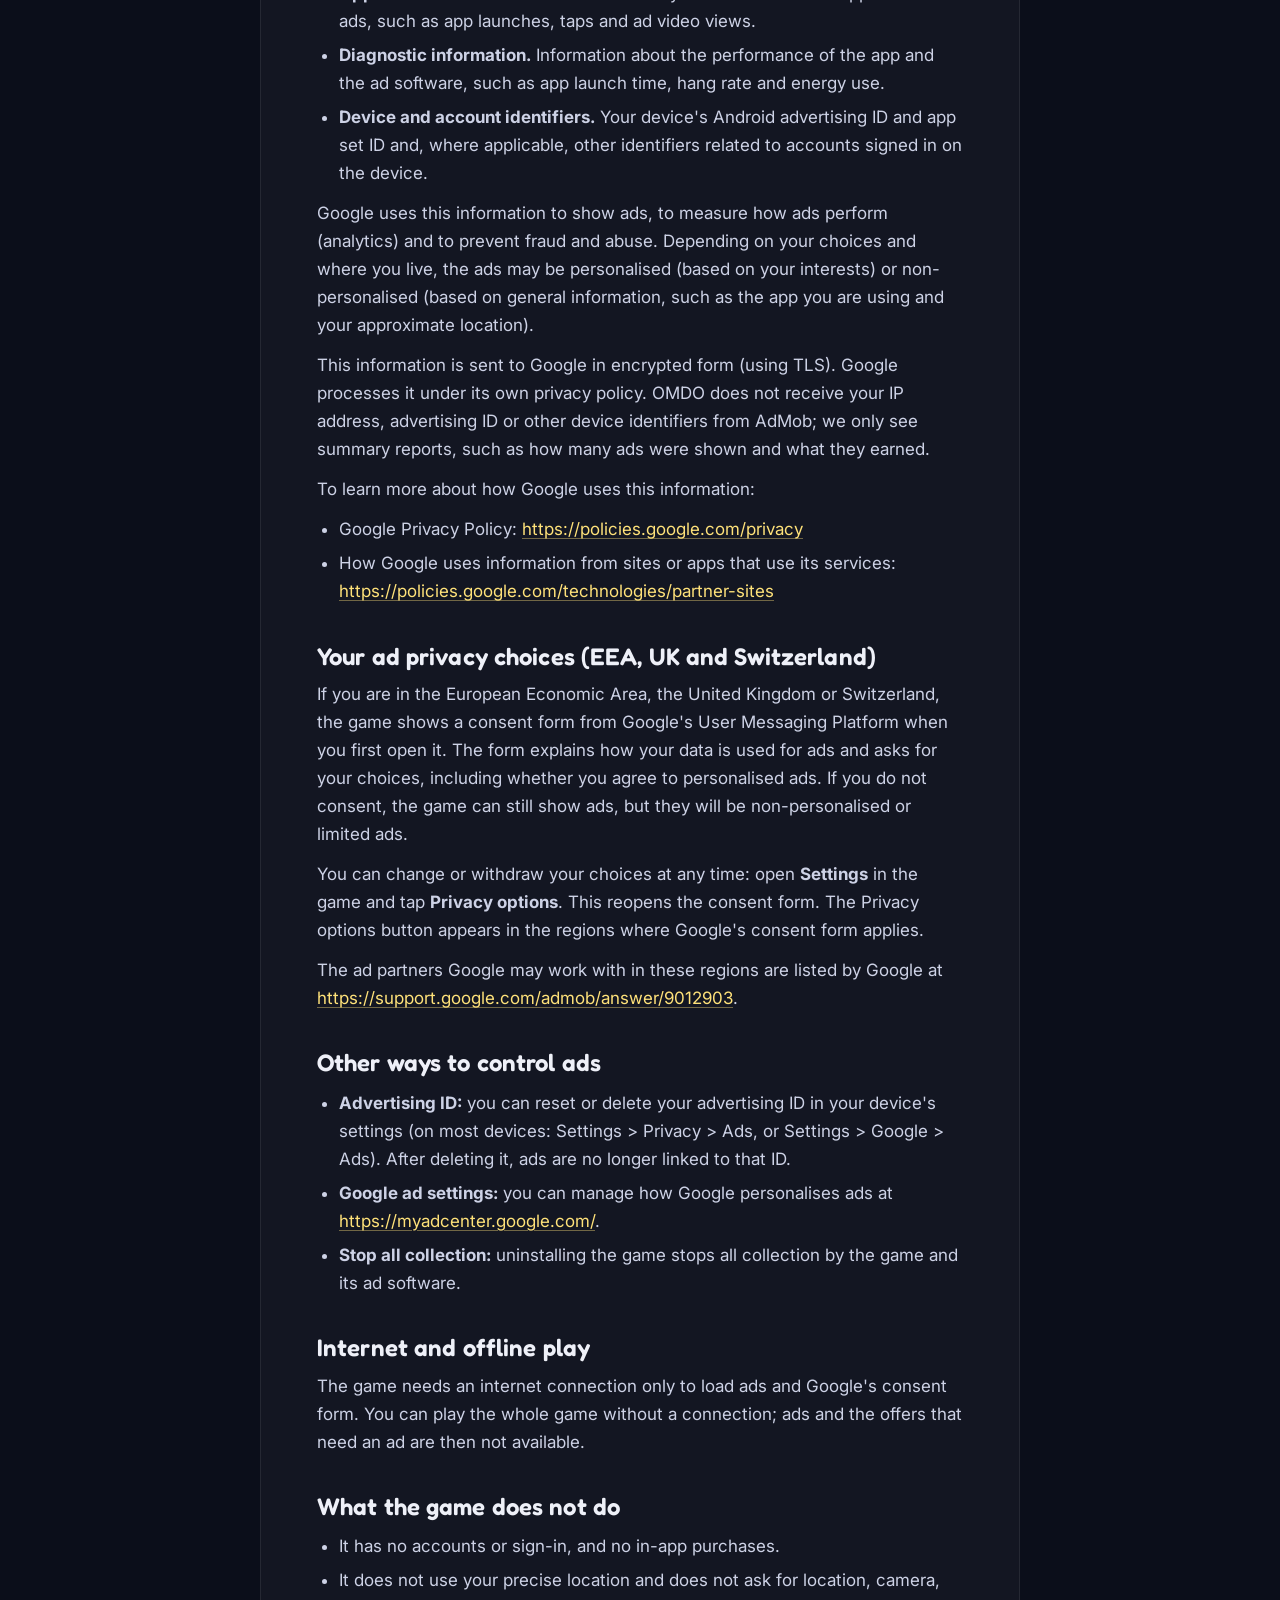
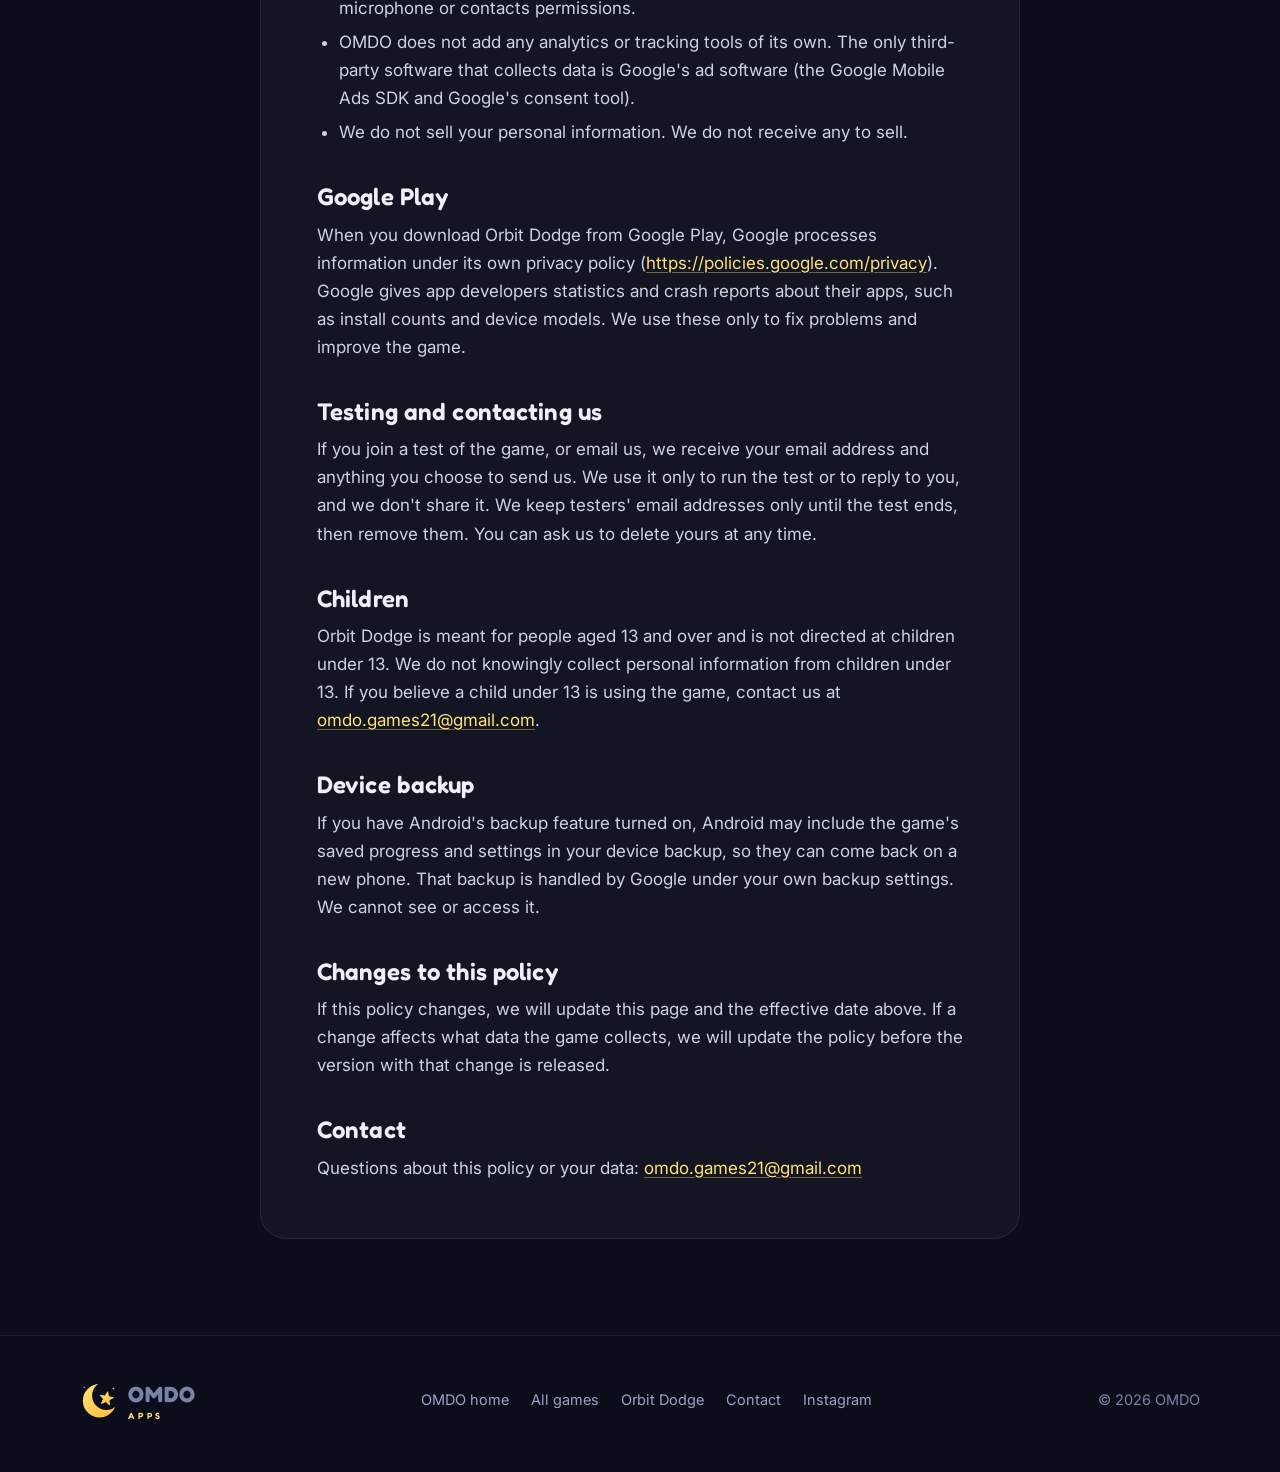
<file: orbit-dodge/privacy.html>
<!doctype html>
<html lang="en">
<head>
  <meta charset="utf-8">
  <meta name="viewport" content="width=device-width, initial-scale=1, viewport-fit=cover">
  <title>Orbit Dodge: Asteroid Arcade – Privacy Policy</title>
  <meta name="description" content="Privacy policy for Orbit Dodge: Asteroid Arcade by OMDO: how the game, its Google AdMob ads and the consent form handle your information.">
  <meta name="robots" content="index, follow">
  <meta name="theme-color" content="#0b0e1a">
  <link rel="canonical" href="https://omdo-apps.github.io/orbit-dodge/privacy.html">
  <link rel="icon" type="image/png" href="../assets/favicon.png">
  <link rel="apple-touch-icon" href="../assets/apple-touch-icon.png">
  <link rel="preconnect" href="https://fonts.googleapis.com">
  <link rel="preconnect" href="https://fonts.gstatic.com" crossorigin>
  <link href="https://fonts.googleapis.com/css2?family=Fredoka:wght@500;600;700&family=Inter:wght@400;500;600&display=swap" rel="stylesheet">
  <link rel="stylesheet" href="../assets/site.css?v=4">
  <link rel="stylesheet" href="orbit-dodge.css?v=2">
</head>
<body>
  <a class="skip" href="#main">Skip to content</a>
  <svg width="0" height="0" style="position:absolute" aria-hidden="true">
    <defs>
      <linearGradient id="omdo-gold" x1="0" y1="0" x2="1" y2="1"><stop offset="0" stop-color="#FFE27A"/><stop offset="1" stop-color="#FFB938"/></linearGradient>
      <mask id="omdo-cut" maskUnits="userSpaceOnUse" x="0" y="0" width="512" height="512"><rect width="512" height="512" fill="#fff"/><circle cx="318" cy="214" r="150" fill="#000"/></mask>
      <symbol id="omdo-mark" viewBox="40 60 400 400">
        <circle cx="246" cy="268" r="176" fill="url(#omdo-gold)" mask="url(#omdo-cut)"/>
        <path d="M330.85,173.12 L340.30,224.47 L391.28,235.70 L345.37,260.55 L350.44,312.51 L312.62,276.53 L264.77,297.40 L287.30,250.31 L252.66,211.26 L304.41,218.14 Z" fill="url(#omdo-gold)" stroke="url(#omdo-gold)" stroke-width="10" stroke-linejoin="round"/>
        <path d="M392,125 L396.24,135.76 L407,140 L396.24,144.24 L392,155 L387.76,144.24 L377,140 L387.76,135.76 Z" fill="#FFE27A" opacity="0.9"/>
        <path d="M84,116 L87.54,124.46 L96,128 L87.54,131.54 L84,140 L80.46,131.54 L72,128 L80.46,124.46 Z" fill="#FFE27A" opacity="0.75"/>
      </symbol>
    </defs>
  </svg>
  <canvas id="sky" aria-hidden="true"></canvas>
  <div class="glow" aria-hidden="true"></div>

  <header class="site-header">
    <nav class="nav wrap" aria-label="Main">
      <a class="brand" href="../" aria-label="OMDO Apps home">
        <svg aria-hidden="true"><use href="#omdo-mark"/></svg>
        <span class="brand-name">OMDO<small>APPS</small></span>
      </a>
      <button class="menu-btn" aria-label="Menu" aria-expanded="false" aria-controls="nav-links"><span></span><span></span><span></span></button>
      <div class="nav-links" id="nav-links">
        <a href="../#games">All games</a>
        <a href="./">Orbit Dodge</a>
        <a href="./#press">Press kit</a>
        <a class="cta" href="./#test">Join the test</a>
      </div>
    </nav>
  </header>

  <main class="page" id="main">
    <div class="wrap">
      <article class="prose reveal">
        <a class="back" href="./">← Orbit Dodge</a>
        <h1>Privacy Policy for Orbit Dodge: Asteroid Arcade</h1>
<ul class="meta">
<li><strong>Effective date:</strong> 24 November 2026</li>
<li><strong>Developer:</strong> OMDO</li>
<li><strong>Contact:</strong> <a href="mailto:omdo.games21@gmail.com">omdo.games21@gmail.com</a></li>
</ul>
<h2 id="summary">Summary</h2>
<p>Orbit Dodge: Asteroid Arcade is a game by OMDO. The game shows ads from Google AdMob. To show and measure those ads and to prevent fraud, Google's ad software in the game collects some information from your device, such as your device's IP address, advertising ID and how you interact with ads, and sends it to Google. OMDO does not receive this information about you.</p>
<p>Your game progress and settings stay on your device. There is no account, no sign-in and no in-app purchases.</p>
<h2 id="what-the-game-stores-on-your-device">What the game stores on your device</h2>
<p>The game saves your progress and settings in its private storage on your device:</p>
<ul>
  <li>your best Endless time, your stars for each level and the skins you have unlocked and chosen;</li>
  <li>simple play totals, such as stardust collected, close calls and runs played;</li>
  <li>your sound and haptics settings.</li>
</ul>
<p>The game does not send these to us or to anyone else. You can delete them at any time by clearing the app's storage in your device settings or by uninstalling the game.</p>
<p>Google's consent tool (described below) also stores your ad privacy choices on your device, so that the game remembers them.</p>
<h2 id="ads-in-the-game-google-admob">Ads in the game (Google AdMob)</h2>
<p>Orbit Dodge shows ads using the Google Mobile Ads SDK, which is Google AdMob's software inside the app. The ads are of two kinds:</p>
<ul>
  <li><strong>rewarded ads,</strong> which only play when you choose to watch one, for example to continue a run after a crash or to unlock a skin early; and</li>
  <li><strong>full-screen ads,</strong> shown from time to time when you leave a results screen.</li>
</ul>
<p>The game shows no banner ads.</p>
<p>When ads are requested and shown, the Google Mobile Ads SDK automatically collects the following information and shares it with Google:</p>
<ul>
  <li><strong>IP address.</strong> Your device's IP address, which may be used to estimate the general location of your device (for example, your city or region, not your exact position).</li>
  <li><strong>App interactions.</strong> Information about how you interact with the app and its ads, such as app launches, taps and ad video views.</li>
  <li><strong>Diagnostic information.</strong> Information about the performance of the app and the ad software, such as app launch time, hang rate and energy use.</li>
  <li><strong>Device and account identifiers.</strong> Your device's Android advertising ID and app set ID and, where applicable, other identifiers related to accounts signed in on the device.</li>
</ul>
<p>Google uses this information to show ads, to measure how ads perform (analytics) and to prevent fraud and abuse. Depending on your choices and where you live, the ads may be personalised (based on your interests) or non-personalised (based on general information, such as the app you are using and your approximate location).</p>
<p>This information is sent to Google in encrypted form (using TLS). Google processes it under its own privacy policy. OMDO does not receive your IP address, advertising ID or other device identifiers from AdMob; we only see summary reports, such as how many ads were shown and what they earned.</p>
<p>To learn more about how Google uses this information:</p>
<ul>
  <li>Google Privacy Policy: <a href="https://policies.google.com/privacy" rel="noopener">https://policies.google.com/privacy</a></li>
  <li>How Google uses information from sites or apps that use its services: <a href="https://policies.google.com/technologies/partner-sites" rel="noopener">https://policies.google.com/technologies/partner-sites</a></li>
</ul>
<h2 id="your-ad-privacy-choices-eea-uk-and-switzerland">Your ad privacy choices (EEA, UK and Switzerland)</h2>
<p>If you are in the European Economic Area, the United Kingdom or Switzerland, the game shows a consent form from Google's User Messaging Platform when you first open it. The form explains how your data is used for ads and asks for your choices, including whether you agree to personalised ads. If you do not consent, the game can still show ads, but they will be non-personalised or limited ads.</p>
<p>You can change or withdraw your choices at any time: open <strong>Settings</strong> in the game and tap <strong>Privacy options</strong>. This reopens the consent form. The Privacy options button appears in the regions where Google's consent form applies.</p>
<p>The ad partners Google may work with in these regions are listed by Google at <a href="https://support.google.com/admob/answer/9012903" rel="noopener">https://support.google.com/admob/answer/9012903</a>.</p>
<h2 id="other-ways-to-control-ads">Other ways to control ads</h2>
<ul>
  <li><strong>Advertising ID:</strong> you can reset or delete your advertising ID in your device's settings (on most devices: Settings &gt; Privacy &gt; Ads, or Settings &gt; Google &gt; Ads). After deleting it, ads are no longer linked to that ID.</li>
  <li><strong>Google ad settings:</strong> you can manage how Google personalises ads at <a href="https://myadcenter.google.com/" rel="noopener">https://myadcenter.google.com/</a>.</li>
  <li><strong>Stop all collection:</strong> uninstalling the game stops all collection by the game and its ad software.</li>
</ul>
<h2 id="internet-and-offline-play">Internet and offline play</h2>
<p>The game needs an internet connection only to load ads and Google's consent form. You can play the whole game without a connection; ads and the offers that need an ad are then not available.</p>
<h2 id="what-the-game-does-not-do">What the game does not do</h2>
<ul>
  <li>It has no accounts or sign-in, and no in-app purchases.</li>
  <li>It does not use your precise location and does not ask for location, camera, microphone or contacts permissions.</li>
  <li>OMDO does not add any analytics or tracking tools of its own. The only third-party software that collects data is Google's ad software (the Google Mobile Ads SDK and Google's consent tool).</li>
  <li>We do not sell your personal information. We do not receive any to sell.</li>
</ul>
<h2 id="google-play">Google Play</h2>
<p>When you download Orbit Dodge from Google Play, Google processes information under its own privacy policy (<a href="https://policies.google.com/privacy" rel="noopener">https://policies.google.com/privacy</a>). Google gives app developers statistics and crash reports about their apps, such as install counts and device models. We use these only to fix problems and improve the game.</p>
<h2 id="testing-and-contacting-us">Testing and contacting us</h2>
<p>If you join a test of the game, or email us, we receive your email address and anything you choose to send us. We use it only to run the test or to reply to you, and we don't share it. We keep testers' email addresses only until the test ends, then remove them. You can ask us to delete yours at any time.</p>
<h2 id="children">Children</h2>
<p>Orbit Dodge is meant for people aged 13 and over and is not directed at children under 13. We do not knowingly collect personal information from children under 13. If you believe a child under 13 is using the game, contact us at <a href="mailto:omdo.games21@gmail.com">omdo.games21@gmail.com</a>.</p>
<h2 id="device-backup">Device backup</h2>
<p>If you have Android's backup feature turned on, Android may include the game's saved progress and settings in your device backup, so they can come back on a new phone. That backup is handled by Google under your own backup settings. We cannot see or access it.</p>
<h2 id="changes-to-this-policy">Changes to this policy</h2>
<p>If this policy changes, we will update this page and the effective date above. If a change affects what data the game collects, we will update the policy before the version with that change is released.</p>
<h2 id="contact">Contact</h2>
<p>Questions about this policy or your data: <a href="mailto:omdo.games21@gmail.com">omdo.games21@gmail.com</a></p>
      </article>
    </div>
  </main>

  <footer class="site-footer">
    <div class="wrap footer-grid">
      <a class="brand" href="../" aria-label="OMDO Apps home">
        <svg aria-hidden="true"><use href="#omdo-mark"/></svg>
        <span class="brand-name">OMDO<small>APPS</small></span>
      </a>
      <div class="footer-links">
        <a href="../">OMDO home</a>
        <a href="../#games">All games</a>
        <a href="./">Orbit Dodge</a>
        <a href="../#contact">Contact</a>
        <a href="https://www.instagram.com/omdo.apps/" target="_blank" rel="noopener">Instagram</a>
      </div>
      <div>© <span data-year>2026</span> OMDO</div>
    </div>
  </footer>
  <script src="../assets/site.js?v=7" defer></script>
</body>
</html>
</file>
<file: assets/site.css>
/* OMDO Apps — shared styles */
:root {
  --bg: #0b0e1a;
  --bg-2: #10142a;
  --navy: #1a2142;
  --gold-1: #ffe27a;
  --gold-2: #ffb938;
  --violet: #7c6cff;
  --text: #eef0f8;
  --muted: #9aa3c7;
  --faint: #7a82a6; /* 5.1:1 on --bg, readable small text */
  --line: rgba(255, 255, 255, 0.08);
  --card: rgba(255, 255, 255, 0.035);
  --card-hover: rgba(255, 255, 255, 0.06);
  --radius: 20px;
  --max: 1120px;
  --ease: cubic-bezier(0.2, 0.7, 0.2, 1);
  --font-display: "Fredoka", "Nunito", system-ui, sans-serif;
  --font-body: "Inter", system-ui, -apple-system, "Segoe UI", Roboto, sans-serif;
  color-scheme: dark;
}

*, *::before, *::after { box-sizing: border-box; }
html { overflow-x: clip; scroll-behavior: smooth; scroll-padding-top: 84px; -webkit-text-size-adjust: 100%; }
body {
  margin: 0;
  background: var(--bg);
  color: var(--text);
  font: 400 17px/1.65 var(--font-body);
  -webkit-font-smoothing: antialiased;
  overflow-x: hidden;
}
img, video, svg { display: block; max-width: 100%; }
a { color: inherit; text-decoration: none; }
a:focus-visible, button:focus-visible { outline: 2px solid var(--gold-1); outline-offset: 3px; border-radius: 8px; }
h1, h2, h3 { font-family: var(--font-display); font-weight: 600; line-height: 1.1; margin: 0; letter-spacing: 0.005em; text-wrap: balance; }
p { margin: 0; }
.sr-only { position: absolute; width: 1px; height: 1px; overflow: hidden; clip: rect(0 0 0 0); white-space: nowrap; }

/* background */
#sky { position: fixed; inset: 0; width: 100%; height: 100%; z-index: -2; pointer-events: none; }
.glow {
  position: fixed; inset: 0; z-index: -1; pointer-events: none;
  background:
    radial-gradient(60vmax 40vmax at 78% -5%, rgba(124, 108, 255, 0.16), transparent 60%),
    radial-gradient(50vmax 40vmax at 8% 18%, rgba(26, 33, 66, 0.9), transparent 70%),
    radial-gradient(40vmax 30vmax at 50% 110%, rgba(255, 185, 56, 0.06), transparent 70%);
}

.wrap { width: min(var(--max), 100% - 32px); margin-inline: auto; }
section { padding: clamp(64px, 9vw, 112px) 0; position: relative; }

/* header */
.site-header {
  position: fixed; top: 0; left: 0; right: 0; z-index: 50;
  transition: background 0.35s var(--ease), border-color 0.35s var(--ease), backdrop-filter 0.35s;
  border-bottom: 1px solid transparent;
}
.site-header.scrolled {
  background: rgba(11, 14, 26, 0.72);
  backdrop-filter: blur(14px) saturate(140%);
  -webkit-backdrop-filter: blur(14px) saturate(140%);
  border-bottom-color: var(--line);
}
.nav { display: flex; align-items: center; justify-content: space-between; height: 72px; }
.brand { display: flex; align-items: center; gap: 10px; }
.brand svg { width: 38px; height: 38px; }
.brand-name { font-family: var(--font-display); font-weight: 700; font-size: 22px; letter-spacing: 0.04em; }
.brand-name small { display: block; font-size: 9px; letter-spacing: 0.42em; color: var(--gold-1); font-weight: 600; margin-top: -3px; }
.nav-links { display: flex; align-items: center; gap: 6px; }
.nav-links a { padding: 8px 14px; border-radius: 999px; color: var(--muted); font-weight: 500; font-size: 15px; transition: color 0.2s, background 0.2s; }
.nav-links a:hover { color: var(--text); background: var(--card-hover); }
.nav-links a.cta { color: #1b1300; background: linear-gradient(135deg, var(--gold-1), var(--gold-2)); font-weight: 600; margin-left: 6px; }
.nav-links a.cta:hover { filter: brightness(1.06); }
.menu-btn { display: none; background: none; border: 0; color: var(--text); width: 44px; height: 44px; cursor: pointer; border-radius: 12px; }
.menu-btn span { display: block; width: 22px; height: 2px; background: currentColor; margin: 5px auto; border-radius: 2px; transition: transform 0.3s var(--ease), opacity 0.2s; }
.menu-open .menu-btn span:nth-child(1) { transform: translateY(7px) rotate(45deg); }
.menu-open .menu-btn span:nth-child(2) { opacity: 0; }
.menu-open .menu-btn span:nth-child(3) { transform: translateY(-7px) rotate(-45deg); }

/* buttons */
.btn {
  display: inline-flex; align-items: center; justify-content: center; gap: 10px;
  padding: 14px 24px; border-radius: 999px; font-weight: 600; font-size: 16px;
  border: 1px solid transparent; cursor: pointer;
  transition: transform 0.25s var(--ease), box-shadow 0.25s var(--ease), background 0.25s, border-color 0.25s;
}
.btn svg { width: 18px; height: 18px; flex: none; }
.btn-gold { color: #1b1300; background: linear-gradient(135deg, var(--gold-1), var(--gold-2)); box-shadow: 0 8px 30px -8px rgba(255, 185, 56, 0.55); }
.btn-gold:hover { transform: translateY(-2px); box-shadow: 0 14px 36px -10px rgba(255, 185, 56, 0.7); }
.btn-ghost { color: var(--text); border-color: rgba(255, 255, 255, 0.16); background: rgba(255, 255, 255, 0.03); }
.btn-ghost:hover { transform: translateY(-2px); border-color: rgba(255, 255, 255, 0.32); background: rgba(255, 255, 255, 0.07); }

/* hero */
.hero { overflow: hidden; min-height: 100svh; display: grid; align-items: center; padding-top: 110px; padding-bottom: 80px; }
.hero-grid { display: grid; grid-template-columns: 1.1fr 0.9fr; gap: 48px; align-items: center; }
.eyebrow {
  display: inline-flex; align-items: center; gap: 8px;
  padding: 6px 14px 6px 10px; border-radius: 999px; font-size: 13px; font-weight: 500; color: var(--muted);
  border: 1px solid var(--line); background: var(--card);
}
.eyebrow .dot { width: 8px; height: 8px; border-radius: 50%; background: #5be3a0; box-shadow: 0 0 0 4px rgba(91, 227, 160, 0.15); }
.hero h1 { font-size: clamp(44px, 7vw, 84px); margin: 22px 0 20px; }
.hero h1 .gold {
  background: linear-gradient(120deg, var(--gold-1) 10%, var(--gold-2) 60%, var(--gold-1) 90%);
  background-size: 200% 100%;
  -webkit-background-clip: text; background-clip: text; color: transparent;
  animation: shimmer 6s ease-in-out infinite;
}
@keyframes shimmer { 0%, 100% { background-position: 0% 0; } 50% { background-position: 100% 0; } }
.hero p.lead { font-size: clamp(18px, 2vw, 21px); color: var(--muted); max-width: 34ch; }
.hero-actions { display: flex; flex-wrap: wrap; gap: 14px; margin-top: 36px; }

.hero-art { position: relative; aspect-ratio: 1; width: min(100%, 460px); justify-self: center; }
.hero-art .halo { position: absolute; inset: 8%; border-radius: 50%; background: radial-gradient(closest-side, rgba(255, 210, 100, 0.28), rgba(255, 185, 56, 0.06) 60%, transparent); filter: blur(10px); animation: breathe 6s ease-in-out infinite; }
.hero-art .mark { position: absolute; left: 14%; top: 14%; width: 72%; height: 72%; animation: float 7s ease-in-out infinite; filter: drop-shadow(0 20px 50px rgba(255, 185, 56, 0.25)); }
.orbit { position: absolute; inset: 6%; border-radius: 50%; border: 1.5px dashed rgba(255, 255, 255, 0.2); animation: spin 26s linear infinite; }
.orbit.o2 { inset: -2%; border-color: rgba(124, 108, 255, 0.28); animation-duration: 40s; animation-direction: reverse; animation-delay: -14s; }
.orbit .comet { position: absolute; top: 50%; left: -7px; width: 14px; height: 14px; margin-top: -7px; border-radius: 50%; background: #fff; box-shadow: 0 0 12px 4px rgba(127, 216, 255, 0.85), 0 0 30px 8px rgba(124, 108, 255, 0.45); }
.orbit.o2 .comet { width: 9px; height: 9px; margin-top: -4.5px; left: -4.5px; top: 50%; background: var(--gold-1); box-shadow: 0 0 10px 3px rgba(255, 226, 122, 0.8); }
@keyframes spin { to { transform: rotate(360deg); } }
@keyframes float { 0%, 100% { transform: translateY(0) rotate(-2deg); } 50% { transform: translateY(-14px) rotate(2deg); } }
@keyframes breathe { 0%, 100% { opacity: 0.75; transform: scale(0.97); } 50% { opacity: 1; transform: scale(1.03); } }

.scroll-hint { position: absolute; left: 50%; bottom: 26px; transform: translateX(-50%); color: var(--faint); font-size: 12px; letter-spacing: 0.2em; text-transform: uppercase; display: flex; flex-direction: column; align-items: center; gap: 10px; }
.scroll-hint i { width: 1px; height: 36px; background: linear-gradient(var(--faint), transparent); animation: drip 2.2s ease-in-out infinite; transform-origin: top; }
@keyframes drip { 0% { transform: scaleY(0); opacity: 1; } 70% { transform: scaleY(1); opacity: 1; } 100% { transform: scaleY(1); opacity: 0; } }

/* section heads */
.kicker { color: var(--gold-1); font-weight: 600; font-size: 13px; letter-spacing: 0.22em; text-transform: uppercase; }
.section-head { max-width: 640px; margin-bottom: 52px; }
.section-head h2 { font-size: clamp(34px, 4.6vw, 52px); margin: 14px 0 16px; }
.section-head p { color: var(--muted); font-size: 18px; }
.center { text-align: center; margin-inline: auto; }

/* game */
.game-grid { display: grid; grid-template-columns: 0.8fr 1.2fr; gap: clamp(32px, 6vw, 80px); align-items: center; }
.phone {
  position: relative; width: min(100%, 320px); justify-self: center;
  border-radius: 44px; padding: 12px; background: linear-gradient(160deg, #2a3158, #12162b 60%);
  box-shadow: 0 0 0 1px rgba(255, 255, 255, 0.1) inset, 0 40px 80px -30px rgba(0, 0, 0, 0.8), 0 0 90px -20px rgba(124, 108, 255, 0.45);
}
.phone video, .phone img { width: 100%; height: auto; aspect-ratio: 9 / 16; object-fit: contain; border-radius: 33px; background: #05060c; }
/* A recording a little taller than 9:16: trim the top and bottom equally (hides the phone's status and gesture bars). */
.phone video.fill { object-fit: cover; object-position: center; }
.phone::before { content: ""; position: absolute; top: 20px; left: 50%; width: 11px; height: 11px; margin-left: -5.5px; border-radius: 50%; background: #05060c; box-shadow: 0 0 0 1.5px rgba(255, 255, 255, 0.08); z-index: 2; }
.app-title { display: flex; align-items: center; gap: 18px; margin-bottom: 20px; }
.app-title img { width: 76px; height: 76px; border-radius: 20px; box-shadow: 0 10px 30px -10px rgba(124, 108, 255, 0.7); }
.app-title h3 { font-size: clamp(30px, 3.6vw, 40px); }
.app-title .meta { color: var(--muted); font-size: 15px; margin-top: 4px; }
.game-copy > p { color: var(--muted); font-size: 18px; max-width: 52ch; }
.features { list-style: none; padding: 0; margin: 30px 0 34px; display: grid; grid-template-columns: repeat(2, 1fr); gap: 12px; }
.features li { display: flex; gap: 14px; align-items: flex-start; padding: 16px; border-radius: 16px; background: var(--card); border: 1px solid var(--line); transition: background 0.25s, transform 0.25s var(--ease), border-color 0.25s; }
.features li:hover { background: var(--card-hover); transform: translateY(-2px); border-color: rgba(255, 226, 122, 0.22); }
.features svg { width: 36px; height: 36px; flex: none; padding: 8px; border-radius: 11px; background: rgba(255, 226, 122, 0.1); color: var(--gold-1); }
.features strong { display: block; font-weight: 600; font-size: 15.5px; }
.features span { color: var(--muted); font-size: 14px; line-height: 1.45; }
.actions { display: flex; flex-wrap: wrap; gap: 12px; }

/* gallery */
.gallery-wrap { position: relative; }
.gallery {
  display: flex; gap: 20px; overflow-x: auto; scroll-snap-type: x mandatory; scroll-behavior: smooth;
  padding: 10px max(16px, calc((100vw - var(--max)) / 2)) 30px; scrollbar-width: none;
  -webkit-mask-image: linear-gradient(90deg, transparent, #000 4%, #000 96%, transparent);
  mask-image: linear-gradient(90deg, transparent, #000 4%, #000 96%, transparent);
}
.gallery::-webkit-scrollbar { display: none; }
.gallery figure { margin: 0; flex: 0 0 clamp(220px, 24vw, 270px); scroll-snap-align: center; }
.gallery img { width: 100%; height: auto; aspect-ratio: 9 / 16; object-fit: cover; border-radius: 22px; border: 1px solid var(--line); box-shadow: 0 24px 50px -24px rgba(0, 0, 0, 0.9); transition: transform 0.4s var(--ease); }
.gallery figure:hover img { transform: translateY(-6px) scale(1.015); }
.gallery-nav { display: flex; gap: 10px; justify-content: flex-end; margin-top: -8px; }
.round-btn { width: 46px; height: 46px; border-radius: 50%; border: 1px solid rgba(255, 255, 255, 0.16); background: var(--card); color: var(--text); cursor: pointer; display: grid; place-items: center; transition: background 0.2s, border-color 0.2s, transform 0.2s; }
.round-btn:hover { background: var(--card-hover); border-color: rgba(255, 255, 255, 0.32); transform: scale(1.05); }
.round-btn svg { width: 18px; height: 18px; }

/* steps */
.steps { display: grid; grid-template-columns: repeat(3, 1fr); gap: 20px; counter-reset: step; }
.step {
  position: relative; padding: 30px 26px 26px; border-radius: var(--radius); background: var(--card); border: 1px solid var(--line);
  display: flex; flex-direction: column; gap: 12px; transition: transform 0.3s var(--ease), border-color 0.3s, background 0.3s;
}
.step:hover { transform: translateY(-4px); border-color: rgba(255, 226, 122, 0.25); background: var(--card-hover); }
.step .num { width: 42px; height: 42px; border-radius: 13px; display: grid; place-items: center; font-family: var(--font-display); font-weight: 700; font-size: 20px; color: #1b1300; background: linear-gradient(135deg, var(--gold-1), var(--gold-2)); }
.step h3 { font-size: 23px; margin-top: 6px; }
.step p { color: var(--muted); font-size: 15.5px; flex: 1; }
.step .btn { align-self: flex-start; margin-top: 8px; padding: 11px 18px; font-size: 15px; }
.note { margin-top: 26px; color: var(--muted); font-size: 15px; display: flex; gap: 10px; align-items: center; justify-content: center; text-align: center; }
.note svg { width: 18px; height: 18px; color: var(--gold-1); flex: none; }

/* about */
.values { display: grid; grid-template-columns: repeat(3, 1fr); gap: 20px; }
.value { padding: 30px 28px; border-radius: var(--radius); border: 1px solid var(--line); background: linear-gradient(180deg, rgba(255, 255, 255, 0.045), rgba(255, 255, 255, 0.015)); }
.value svg { width: 44px; height: 44px; color: var(--gold-1); margin-bottom: 18px; }
.value h3 { font-size: 22px; margin-bottom: 8px; }
.value p { color: var(--muted); font-size: 15.5px; }

/* contact */
.contact-card {
  position: relative; overflow: hidden; border-radius: 28px; padding: clamp(40px, 7vw, 72px) clamp(24px, 6vw, 64px);
  background: radial-gradient(120% 140% at 0% 0%, rgba(124, 108, 255, 0.22), transparent 55%), radial-gradient(90% 120% at 100% 100%, rgba(255, 185, 56, 0.14), transparent 55%), var(--bg-2);
  border: 1px solid var(--line); text-align: center;
}
.contact-card h2 { font-size: clamp(34px, 5vw, 56px); margin: 14px 0 14px; }
.contact-card p { color: var(--muted); font-size: 18px; max-width: 46ch; margin-inline: auto; }
.contact-card .actions { justify-content: center; margin-top: 32px; }

/* footer */
/* "Skip to content" link: hidden until a keyboard user tabs to it */
.skip { position: absolute; left: -9999px; top: 10px; z-index: 100; padding: 10px 18px; border-radius: 999px; background: linear-gradient(135deg, var(--gold-1), var(--gold-2)); color: #1b1300; font-weight: 600; }
.skip:focus { left: 16px; }
.site-footer { border-top: 1px solid var(--line); padding: 40px 0 48px; color: var(--faint); font-size: 14.5px; }
.footer-grid { display: flex; flex-wrap: wrap; gap: 20px 32px; align-items: center; justify-content: space-between; }
.footer-links { display: flex; flex-wrap: wrap; gap: 6px 22px; }
.footer-links a { color: var(--muted); transition: color 0.2s; }
.footer-links a:hover { color: var(--text); }

/* prose pages (privacy, 404) */
.page { padding-top: 132px; padding-bottom: 96px; }
.prose { max-width: 760px; margin-inline: auto; padding: clamp(28px, 5vw, 56px); border-radius: 26px; background: var(--card); border: 1px solid var(--line); }
.prose h1 { font-size: clamp(32px, 4.5vw, 46px); margin-bottom: 10px; }
.prose h2 { font-size: 24px; margin: 38px 0 10px; }
.prose p, .prose li { color: #cdd2e6; }
.prose p + p { margin-top: 12px; }
.prose ul { padding-left: 22px; margin: 12px 0; }
.prose li + li { margin-top: 6px; }
.prose a { color: var(--gold-1); text-decoration: underline; text-decoration-color: rgba(255, 226, 122, 0.4); text-underline-offset: 3px; word-break: break-word; }
.prose em { color: var(--muted); }
.back { display: inline-flex; align-items: center; gap: 8px; color: var(--muted); margin-bottom: 22px; font-size: 15px; transition: color 0.2s, gap 0.2s; }
.back:hover { color: var(--text); gap: 12px; }
.lost { text-align: center; min-height: 70svh; display: grid; place-content: center; gap: 18px; }
.lost .big { font-family: var(--font-display); font-size: clamp(90px, 18vw, 170px); line-height: 1; background: linear-gradient(135deg, var(--gold-1), var(--gold-2)); -webkit-background-clip: text; background-clip: text; color: transparent; }
.lost p { color: var(--muted); font-size: 18px; }
.lost .btn { justify-self: center; margin-top: 10px; }

/* scroll reveal */
.reveal { opacity: 0; transform: translateY(26px); transition: opacity 0.9s var(--ease), transform 0.9s var(--ease); transition-delay: var(--d, 0s); }
.reveal.in { opacity: 1; transform: none; }

/* responsive */
@media (max-width: 900px) {
  .hero-grid, .game-grid { grid-template-columns: 1fr; }
  .hero { text-align: center; padding-top: 100px; }
  .hero-art { order: -1; width: min(68vw, 300px); }
  .hero p.lead { margin-inline: auto; }
  .hero-actions { justify-content: center; }
  .steps, .values { grid-template-columns: 1fr; }
  .scroll-hint { display: none; }
}
@media (max-width: 720px) {
  .menu-btn { display: block; }
  .nav-links {
    position: absolute; top: 72px; left: 16px; right: 16px; flex-direction: column; align-items: stretch; gap: 4px;
    padding: 10px; border-radius: 18px; background: rgba(16, 20, 42, 0.96); border: 1px solid var(--line);
    backdrop-filter: blur(14px); -webkit-backdrop-filter: blur(14px);
    opacity: 0; transform: translateY(-8px); pointer-events: none; transition: opacity 0.25s, transform 0.25s var(--ease);
  }
  .menu-open .nav-links { opacity: 1; transform: none; pointer-events: auto; }
  .nav-links a { padding: 12px 16px; font-size: 16px; }
  .nav-links a.cta { margin: 6px 0 0; text-align: center; }
  .site-header.menu-open { background: rgba(11, 14, 26, 0.9); }
  .features { grid-template-columns: 1fr; }
  .gallery-nav { display: none; }
  body { font-size: 16px; }
}
@media (prefers-reduced-motion: reduce) {
  html { scroll-behavior: auto; }
  *, *::before, *::after { animation: none !important; transition: none !important; }
  .reveal { opacity: 1; transform: none; }
}
</file>
<file: orbit-dodge/orbit-dodge.css>
/* Orbit Dodge pages: extras on top of the shared OMDO styles (../assets/site.css).
   Uses the same variables, so a colour change in site.css carries over here. */


/* Placeholders: replace before publishing (see README) */
.ph { background: #ffd166; color: #1a1300; font-weight: 700; font-size: 0.92em; padding: 1px 8px; border-radius: 6px; overflow-wrap: anywhere; }
.ph-btn { align-self: flex-start; margin-top: 8px; padding: 9px 14px; border-radius: 999px; font-size: 14px; }
.play-ph { display: inline-flex; flex-direction: column; justify-content: center; min-height: 54px; padding: 6px 18px; border: 2px dashed #ffd166; border-radius: 14px; font-size: 14px; line-height: 1.35; color: var(--muted); }
.play-ph strong { color: #ffd166; font-weight: 600; }

/* Hero art: the game's idea drawn in the OMDO hero style (sun, orbit, orb, asteroids) */
.od-art .orbit { inset: 14%; border-color: rgba(127, 216, 255, 0.35); animation: od-flip 9s linear infinite alternate; }
.od-art .sun {
  position: absolute; left: 41%; top: 41%; width: 18%; height: 18%; border-radius: 50%;
  background: radial-gradient(circle at 35% 35%, var(--gold-1), var(--gold-2) 70%);
  box-shadow: 0 0 40px 10px rgba(255, 185, 56, 0.35);
}
.od-art .rock {
  position: absolute; left: 50%; top: 50%; width: 30px; height: 26px; margin: -13px 0 0 -15px;
  background: radial-gradient(circle at 34% 38%, #5f4c41 0 16%, transparent 18%), radial-gradient(circle at 66% 64%, #5f4c41 0 12%, transparent 14%), #9b816d;
  clip-path: polygon(22% 0, 74% 4%, 100% 36%, 92% 82%, 56% 100%, 12% 90%, 0 44%);
  animation: od-rock 7s linear infinite; animation-delay: var(--delay, 0s);
  transform: translate(var(--x), var(--y));
}
.od-art .rock.r1 { --x: -190px; --y: -150px; }
.od-art .rock.r2 { --x: 200px; --y: -60px; --delay: -2.4s; width: 22px; height: 20px; }
.od-art .rock.r3 { --x: -120px; --y: 190px; --delay: -4.6s; width: 26px; height: 24px; }
.od-art .rock.r4 { --x: 150px; --y: 170px; --delay: -1.2s; width: 18px; height: 16px; }
@keyframes od-flip { from { transform: rotate(0deg); } to { transform: rotate(330deg); } }
@keyframes od-rock {
  0% { transform: translate(var(--x), var(--y)) rotate(0deg); opacity: 0; }
  15% { opacity: 1; }
  80% { opacity: 1; }
  100% { transform: translate(calc(var(--x) * 0.3), calc(var(--y) * 0.3)) rotate(200deg); opacity: 0; }
}
@media (max-width: 900px) {
  .od-art .rock.r1 { --x: -120px; --y: -100px; }
  .od-art .rock.r2 { --x: 130px; --y: -40px; }
  .od-art .rock.r3 { --x: -80px; --y: 120px; }
  .od-art .rock.r4 { --x: 100px; --y: 110px; }
}
@media (prefers-reduced-motion: reduce) {
  .od-art .rock { opacity: 1; }
}

.hero .sub { color: var(--muted); max-width: 44ch; margin-top: 14px; font-size: 17px; }
@media (max-width: 900px) { .hero .sub { margin-inline: auto; } }

/* How to play */
.how { margin: 22px 0 0; padding: 0; list-style: none; counter-reset: how; display: grid; gap: 8px; }
.how li { counter-increment: how; display: flex; gap: 12px; align-items: baseline; color: var(--text); font-size: 16px; }
.how li::before { content: counter(how); flex: none; width: 26px; height: 26px; border-radius: 8px; display: inline-grid; place-items: center; font: 700 14px/1 var(--font-display); color: #1b1300; background: linear-gradient(135deg, var(--gold-1), var(--gold-2)); transform: translateY(-1px); }
.game-copy h4 { margin: 26px 0 0; font: 600 18px/1.2 var(--font-display); }
.game-copy .features { margin-top: 14px; }

/* Closed test extras */
.step .alt { font-size: 14px; color: var(--muted); flex: 0; }
.step .alt a, .fine a { color: var(--gold-1); text-decoration: underline; text-decoration-color: rgba(255, 226, 122, 0.4); text-underline-offset: 3px; }
.fine { margin-top: 12px; color: var(--muted); font-size: 15px; text-align: center; }

/* Press kit */
.press-grid { display: grid; grid-template-columns: 1fr 1fr; gap: 24px; align-items: start; }
.press-card { padding: clamp(22px, 4vw, 32px); border-radius: var(--radius); background: var(--card); border: 1px solid var(--line); }
.press-card h3 { font-size: 23px; margin-bottom: 16px; }
.press-card h3.more { margin-top: 28px; }
.press-card p { color: var(--muted); font-size: 15.5px; }
.facts { margin: 0; display: grid; grid-template-columns: minmax(104px, auto) 1fr; font-size: 15.5px; }
.facts dt, .facts dd { margin: 0; padding: 10px 0; border-bottom: 1px solid var(--line); }
.facts dt { color: var(--gold-1); font-weight: 600; padding-right: 16px; }
.facts dd { color: var(--text); overflow-wrap: anywhere; }
.facts dt:last-of-type, .facts dd:last-of-type { border-bottom: 0; }
.facts a { color: var(--gold-1); text-decoration: underline; text-decoration-color: rgba(255, 226, 122, 0.4); text-underline-offset: 3px; }
.downloads { list-style: none; padding: 0; margin: 16px 0 0; display: grid; gap: 8px; }
.downloads a { display: flex; justify-content: space-between; align-items: center; gap: 14px; padding: 12px 16px; border-radius: 14px; background: rgba(255, 255, 255, 0.025); border: 1px solid var(--line); font-size: 15px; transition: background 0.2s, border-color 0.2s; }
.downloads a:hover { background: var(--card-hover); border-color: rgba(255, 226, 122, 0.25); }
.downloads span { color: var(--muted); font-size: 13.5px; white-space: nowrap; }
.downloads a.zip { background: rgba(255, 226, 122, 0.08); border-color: rgba(255, 226, 122, 0.3); font-weight: 600; }

/* Privacy page */
.prose .meta { list-style: none; padding: 0; margin: 14px 0 0; }
.prose .meta li { color: var(--muted); }
.prose .meta strong { color: var(--text); font-weight: 600; }
.prose code { font-family: ui-monospace, Consolas, monospace; font-size: 0.88em; background: rgba(0, 0, 0, 0.35); padding: 1px 6px; border-radius: 5px; }
.prose .editor { border: 2px dashed #ffd166; background: rgba(255, 209, 102, 0.06); color: var(--text); padding: 12px 16px; border-radius: 12px; margin-top: 14px; font-size: 15px; }
.prose .editor::before { content: "Editor note - delete before publishing: "; color: #ffd166; font-weight: 700; }

@media (max-width: 900px) {
  .press-grid { grid-template-columns: 1fr; }
}
@media (max-width: 420px) {
  .facts { grid-template-columns: 1fr; }
  .facts dt { border-bottom: 0; padding-bottom: 0; }
  .downloads a { flex-wrap: wrap; gap: 2px 14px; }
}
</file>
<file: orbit-hop/orbit-hop.css>
/* Orbit Hop page: extras on top of the shared OMDO styles (../assets/site.css).
   Uses the same variables, so a colour change in site.css carries over here.
   The layout pieces (how to play, closed test, press kit) match orbit-dodge.css. */


/* Hero art: three planets with dashed orbit rings and a comet hopping between them */
.oh-art .planet { position: absolute; border-radius: 50%; }
.oh-art .planet::before { content: ""; position: absolute; inset: -38%; border-radius: 50%; border: 2px dashed var(--ring); opacity: 0.55; animation: spin 30s linear infinite; }
.oh-art .planet::after { content: ""; position: absolute; left: 18%; top: 16%; width: 34%; height: 34%; border-radius: 50%; background: rgba(255, 255, 255, 0.35); }
.oh-art .p1 { --ring: #7c6cff; left: 12%; top: 58%; width: 22%; height: 22%; background: radial-gradient(circle at 35% 35%, #9d8cff, #6a52ff); box-shadow: 0 0 40px 6px rgba(124, 108, 255, 0.35); }
.oh-art .p2 { --ring: #2ec4b6; left: 62%; top: 44%; width: 16%; height: 16%; background: radial-gradient(circle at 35% 35%, #6ff0e2, #22a99c); box-shadow: 0 0 34px 5px rgba(46, 196, 182, 0.3); }
.oh-art .p3 { --ring: #ff9f45; left: 28%; top: 12%; width: 18%; height: 18%; background: radial-gradient(circle at 35% 35%, #ffd27a, #ff9f45); box-shadow: 0 0 36px 6px rgba(255, 159, 69, 0.3); }
.oh-art .hop {
  position: absolute; width: 14px; height: 14px; margin: -7px 0 0 -7px; border-radius: 50%;
  background: #fff; box-shadow: 0 0 12px 4px rgba(127, 216, 255, 0.85), 0 0 30px 8px rgba(124, 108, 255, 0.45);
  animation: oh-hop 6s ease-in-out infinite;
}
/* p1 centre (23%,69%), p2 centre (70%,52%), p3 centre (37%,21%): the comet waits on each ring, then flies to the next */
@keyframes oh-hop {
  0%, 18% { left: 23%; top: 52%; }
  33%, 51% { left: 70%; top: 39%; }
  66%, 84% { left: 37%; top: 6%; }
  100% { left: 23%; top: 52%; }
}
@media (prefers-reduced-motion: reduce) { .oh-art .hop { animation: none; left: 23%; top: 52%; } }

.hero .sub { color: var(--muted); max-width: 44ch; margin-top: 14px; font-size: 17px; }
@media (max-width: 900px) { .hero .sub { margin-inline: auto; } }

/* How to play */
.how { margin: 22px 0 0; padding: 0; list-style: none; counter-reset: how; display: grid; gap: 8px; }
.how li { counter-increment: how; display: flex; gap: 12px; align-items: baseline; color: var(--text); font-size: 16px; }
.how li::before { content: counter(how); flex: none; width: 26px; height: 26px; border-radius: 8px; display: inline-grid; place-items: center; font: 700 14px/1 var(--font-display); color: #1b1300; background: linear-gradient(135deg, var(--gold-1), var(--gold-2)); transform: translateY(-1px); }
.game-copy h4 { margin: 26px 0 0; font: 600 18px/1.2 var(--font-display); }
.game-copy .features { margin-top: 14px; }

/* Closed test extras */
.step .alt { font-size: 14px; color: var(--muted); flex: 0; }
.step .alt a, .fine a { color: var(--gold-1); text-decoration: underline; text-decoration-color: rgba(255, 226, 122, 0.4); text-underline-offset: 3px; }
.fine { margin-top: 12px; color: var(--muted); font-size: 15px; text-align: center; }

/* Press kit */
.press-grid { display: grid; grid-template-columns: 1fr 1fr; gap: 24px; align-items: start; }
.press-card { padding: clamp(22px, 4vw, 32px); border-radius: var(--radius); background: var(--card); border: 1px solid var(--line); }
.press-card h3 { font-size: 23px; margin-bottom: 16px; }
.press-card h3.more { margin-top: 28px; }
.press-card p { color: var(--muted); font-size: 15.5px; }
.facts { margin: 0; display: grid; grid-template-columns: minmax(104px, auto) 1fr; font-size: 15.5px; }
.facts dt, .facts dd { margin: 0; padding: 10px 0; border-bottom: 1px solid var(--line); }
.facts dt { color: var(--gold-1); font-weight: 600; padding-right: 16px; }
.facts dd { color: var(--text); overflow-wrap: anywhere; }
.facts dt:last-of-type, .facts dd:last-of-type { border-bottom: 0; }
.facts a { color: var(--gold-1); text-decoration: underline; text-decoration-color: rgba(255, 226, 122, 0.4); text-underline-offset: 3px; }
.downloads { list-style: none; padding: 0; margin: 16px 0 0; display: grid; gap: 8px; }
.downloads a { display: flex; justify-content: space-between; align-items: center; gap: 14px; padding: 12px 16px; border-radius: 14px; background: rgba(255, 255, 255, 0.025); border: 1px solid var(--line); font-size: 15px; transition: background 0.2s, border-color 0.2s; }
.downloads a:hover { background: var(--card-hover); border-color: rgba(255, 226, 122, 0.25); }
.downloads span { color: var(--muted); font-size: 13.5px; white-space: nowrap; }
.downloads a.zip { background: rgba(255, 226, 122, 0.08); border-color: rgba(255, 226, 122, 0.3); font-weight: 600; }

@media (max-width: 900px) {
  .press-grid { grid-template-columns: 1fr; }
}
@media (max-width: 420px) {
  .facts { grid-template-columns: 1fr; }
  .facts dt { border-bottom: 0; padding-bottom: 0; }
  .downloads a { flex-wrap: wrap; gap: 2px 14px; }
}
</file>
